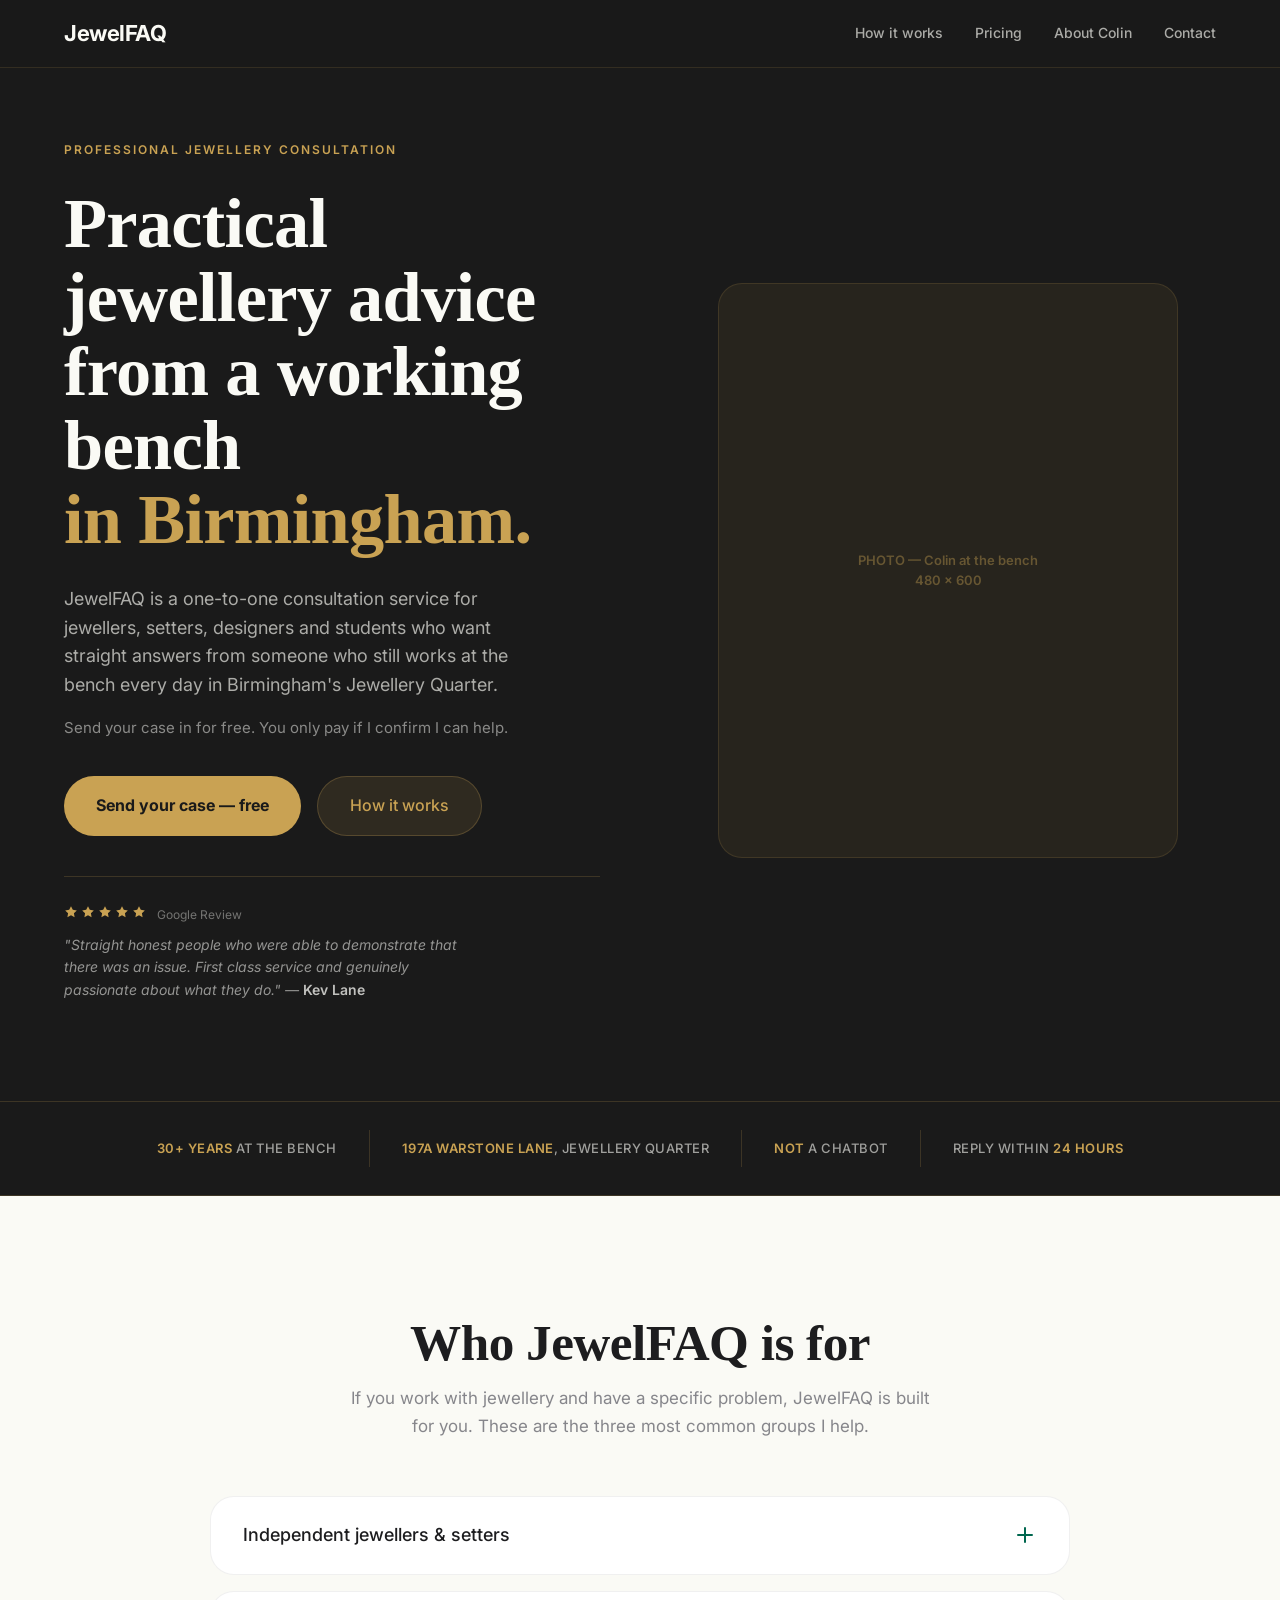
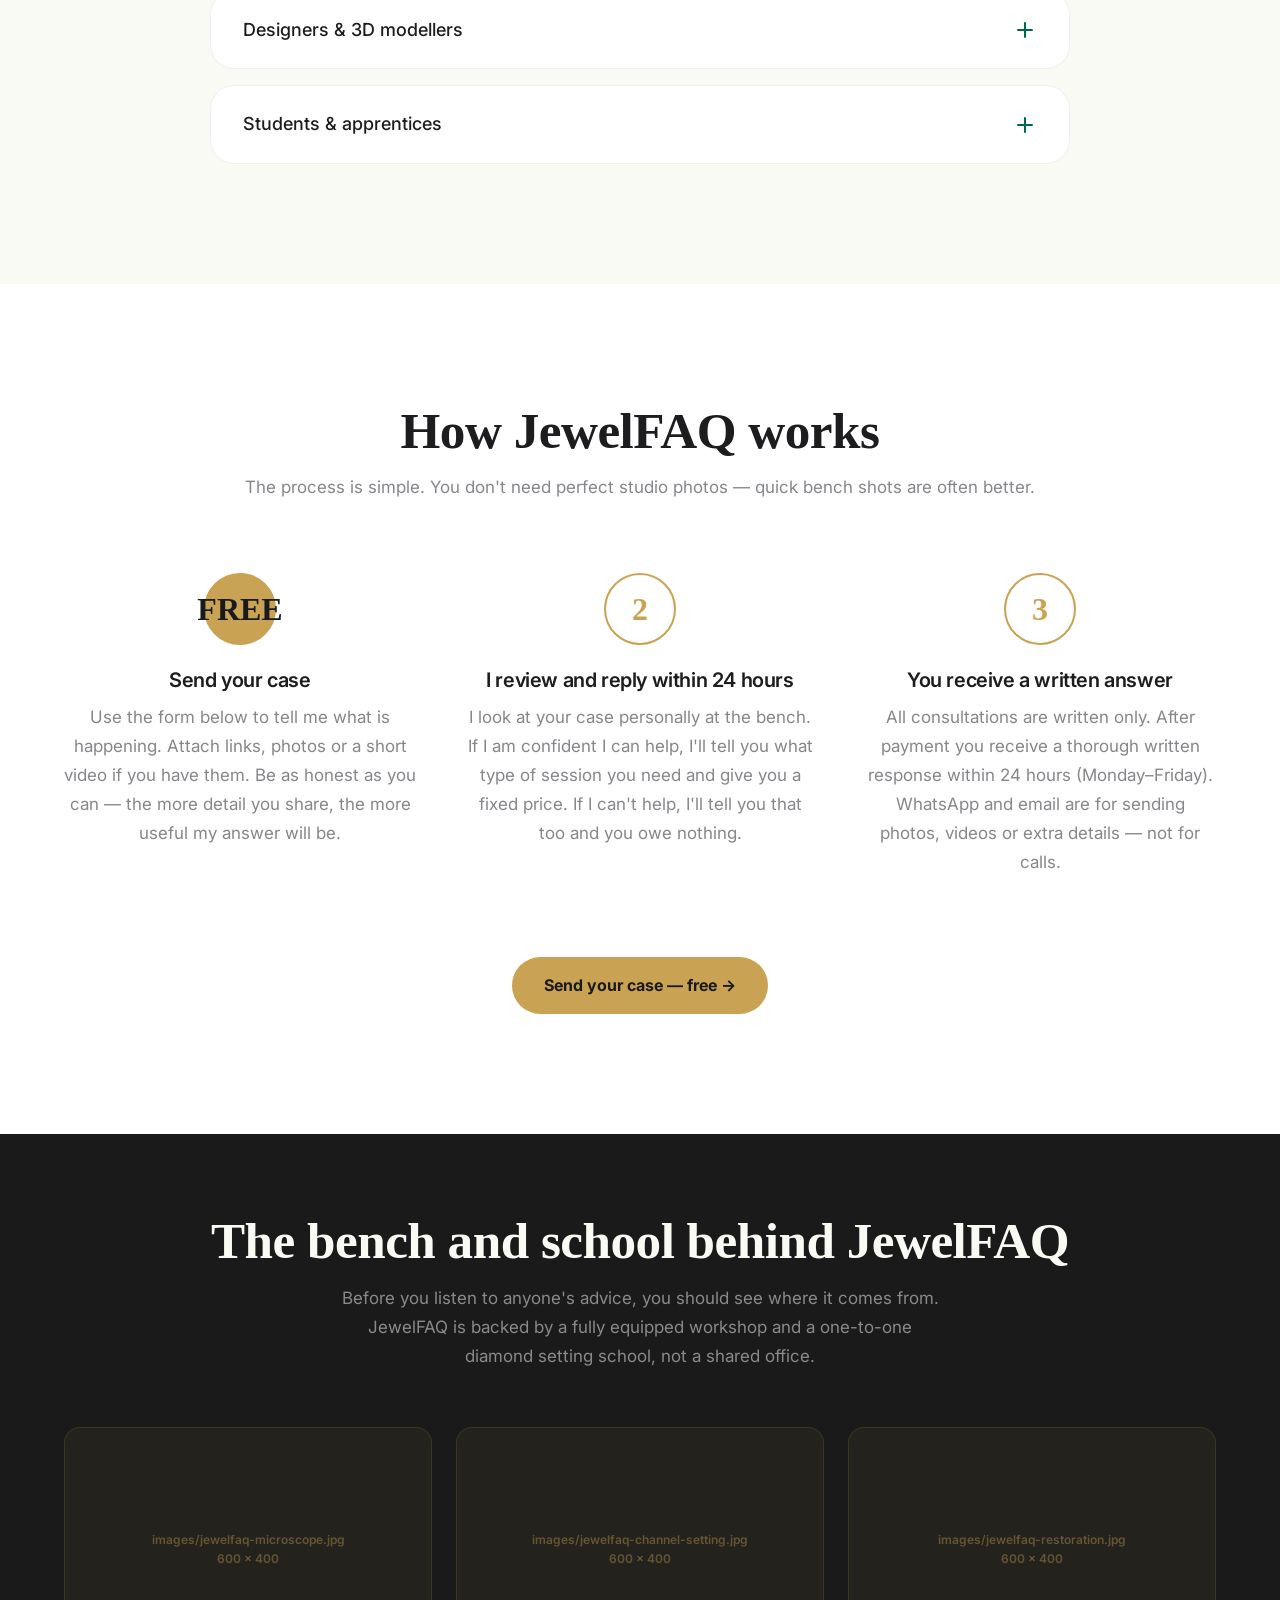
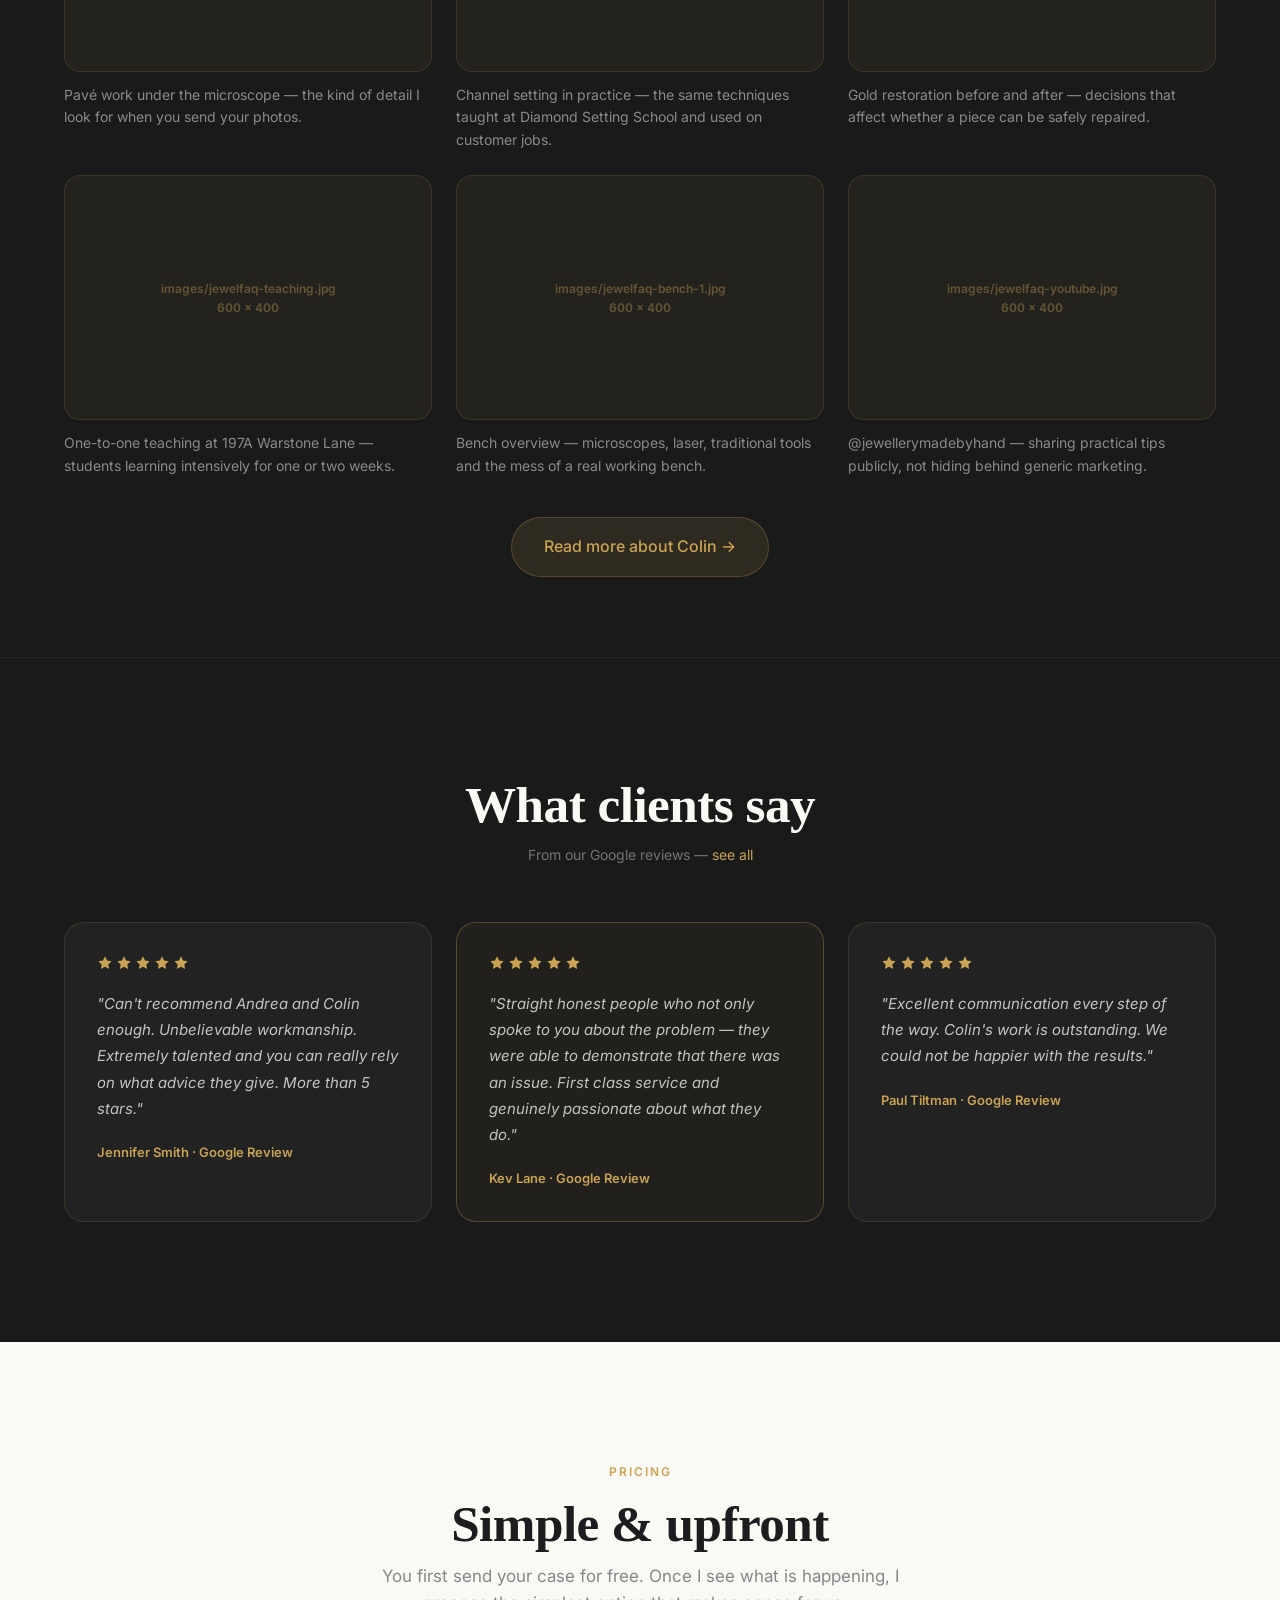
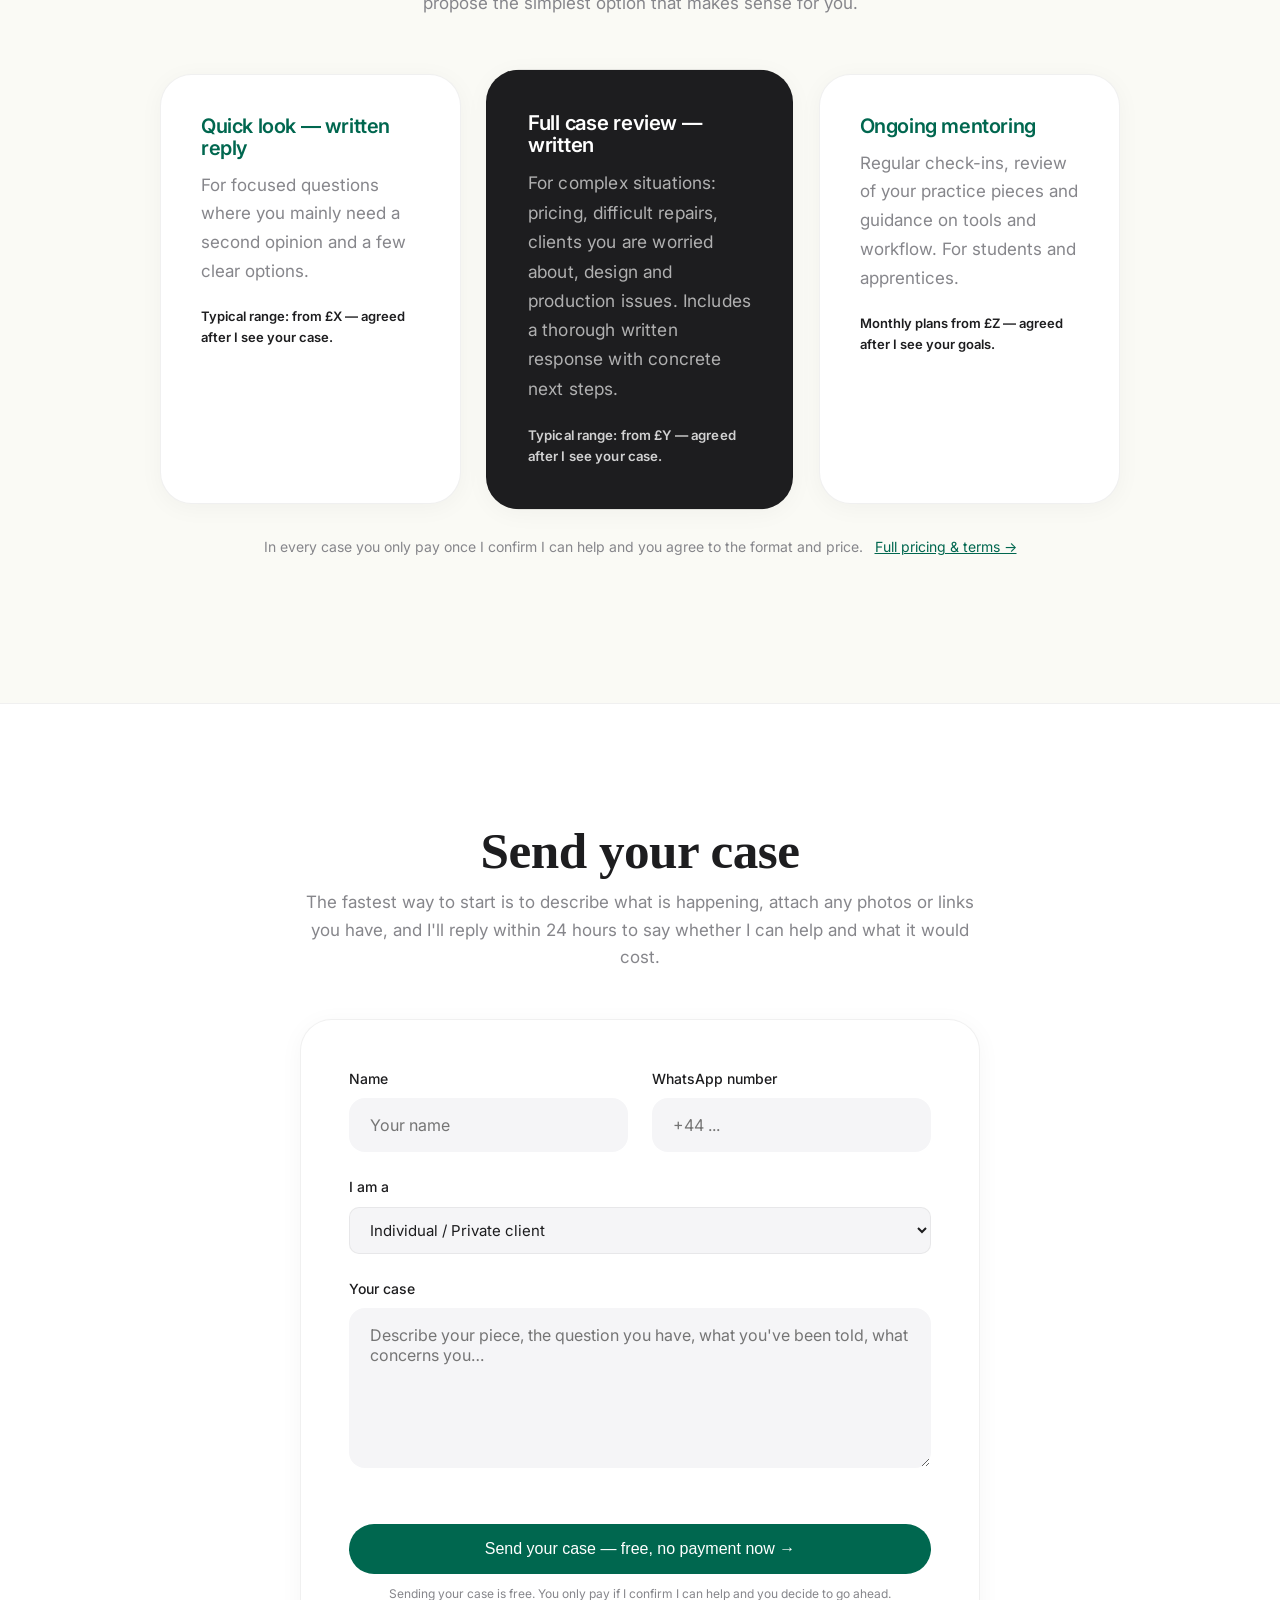
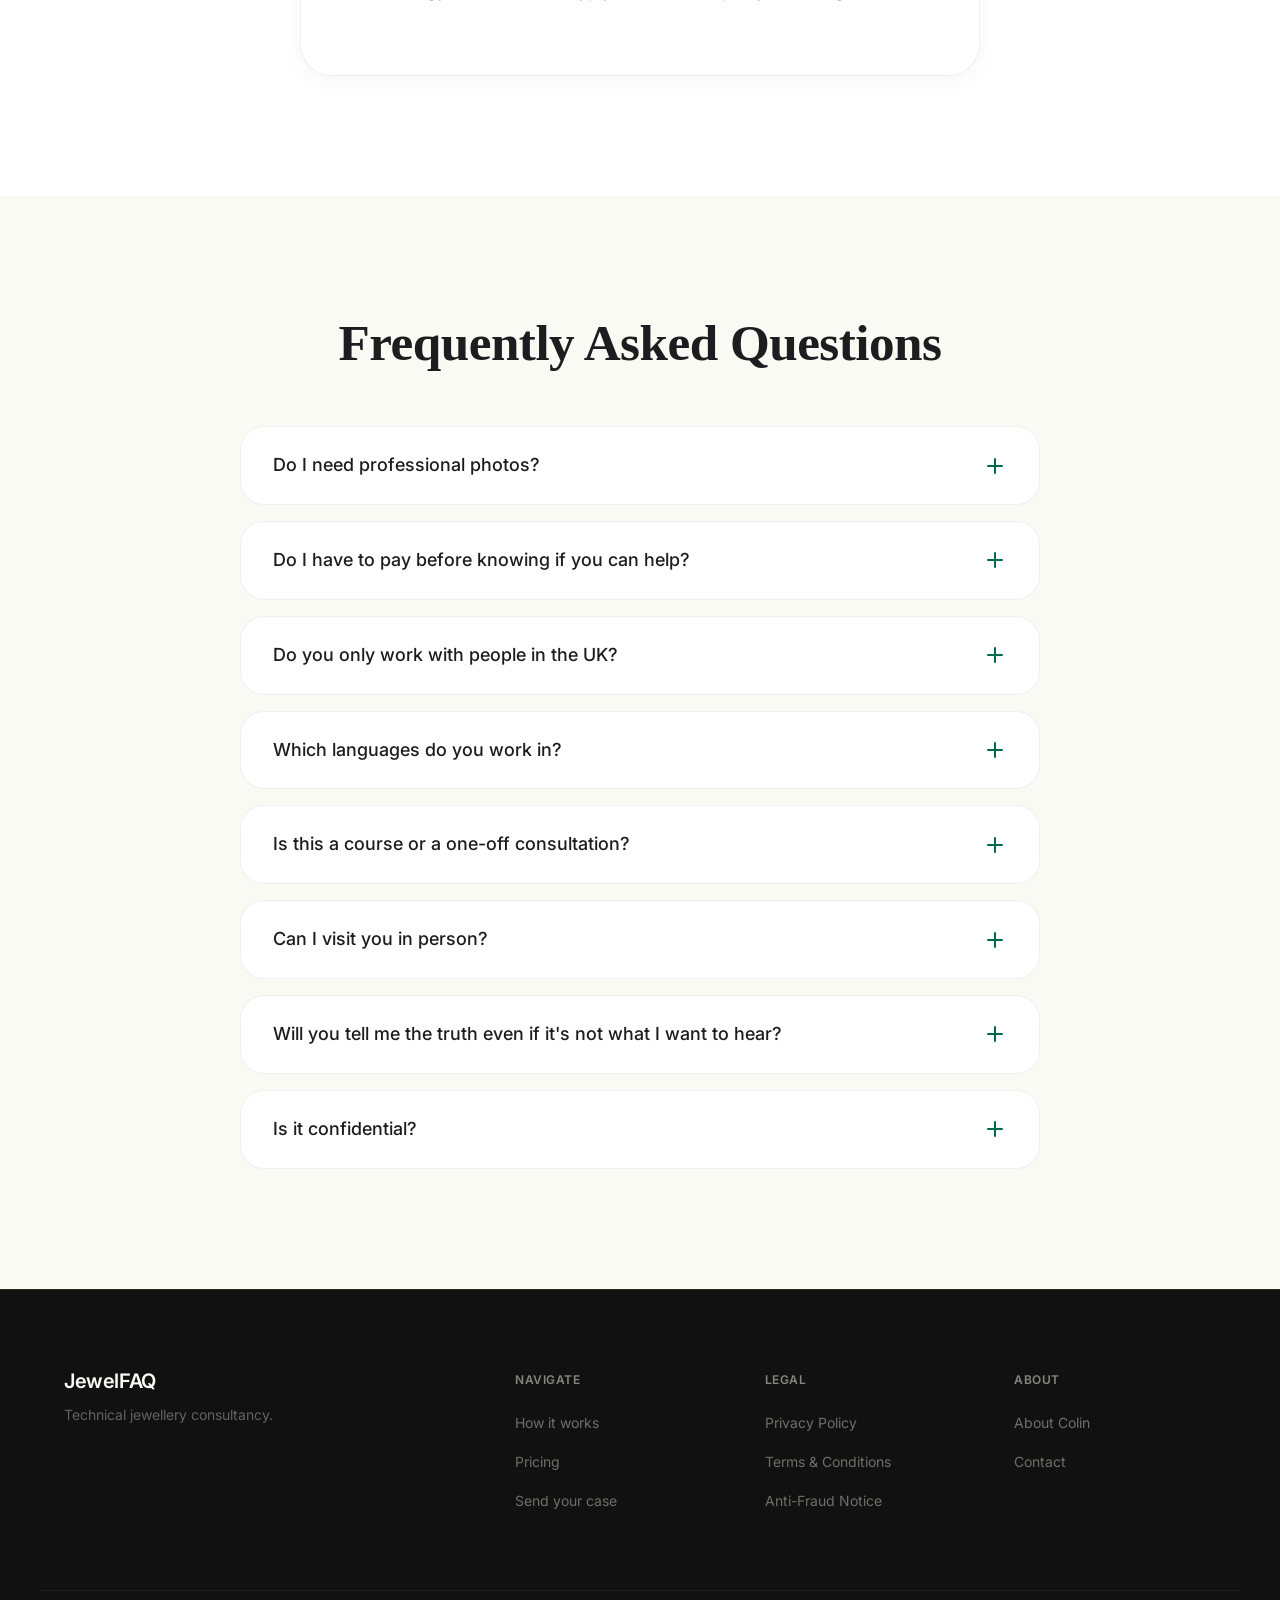
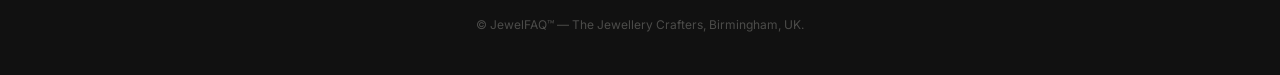
<file: index.html>
<!DOCTYPE html>
<html lang="en">
<head>
  <meta charset="UTF-8">
  <meta name="viewport" content="width=device-width, initial-scale=1.0">
  <title>JewelFAQ &mdash; Expert Jewellery Consultation</title>
  <meta name="description" content="One-to-one jewellery consultation from a working bench jeweller in Birmingham's Jewellery Quarter. Send your case free. You only pay if Colin confirms he can help.">
  <link rel="stylesheet" href="assets/css/style.css">
  <style>
    /* ── Homepage overrides ─────────────────────── */
    .f3-hero { background: var(--bg-dark); padding: 140px 0 100px; min-height: 100vh; display: flex; align-items: center; }
    .f3-hero-grid { display: grid; grid-template-columns: 1fr; gap: 56px; align-items: center; }
    @media (min-width: 900px) {
      .f3-hero-grid { grid-template-columns: 1fr 1fr; gap: 80px; }
    }
    .f3-h1 { font-family: var(--font-display); font-size: clamp(44px, 5.5vw, 80px); font-weight: 600; color: var(--bg-cream); line-height: 1.05; letter-spacing: -0.01em; margin-bottom: 28px; }
    .f3-h2 { font-family: var(--font-display); font-size: clamp(36px, 4vw, 60px); font-weight: 600; line-height: 1.05; letter-spacing: -0.01em; }
    .f3-gold { color: var(--gold); }
    .f3-trust { background: var(--bg-dark); border-top: 1px solid rgba(201,162,83,0.2); border-bottom: 1px solid rgba(201,162,83,0.2); padding: 28px 0; }
    .f3-trust-inner { display: flex; flex-wrap: wrap; gap: 0; justify-content: center; }
    .f3-trust-item { color: rgba(250,250,245,0.6); font-size: 13px; font-weight: 500; letter-spacing: .5px; text-transform: uppercase; padding: 8px 32px; border-right: 1px solid rgba(201,162,83,0.2); }
    .f3-trust-item:last-child { border-right: none; }
    .f3-trust-item strong { color: var(--gold); }
    .f3-cream { background: var(--bg-cream); }
    .f3-dark-section { background: var(--bg-dark); }
    .f3-photo { width: 100%; aspect-ratio: 4/5; background: rgba(201,162,83,0.08); border: 1px solid rgba(201,162,83,0.15); border-radius: 24px; display: flex; align-items: center; justify-content: center; color: rgba(201,162,83,0.4); font-size: 13px; font-weight: 600; text-align: center; padding: 16px; }
    .f3-photo-wide { aspect-ratio: 3/2; }
    .f3-step-num { width: 72px; height: 72px; border-radius: 50%; border: 2px solid var(--gold); color: var(--gold); display: flex; align-items: center; justify-content: center; font-family: var(--font-display); font-size: 32px; font-weight: 600; margin: 0 auto 24px; flex-shrink: 0; }
    .f3-step-free { background: var(--gold); color: var(--bg-dark); border-color: var(--gold); }
    .f3-stars { display: flex; gap: 3px; }
    .f3-review-card { background: rgba(255,255,255,0.04); border: 1px solid rgba(201,162,83,0.15); border-radius: 20px; padding: 32px; }
    .f3-price-big { font-family: var(--font-display); font-size: 96px; font-weight: 700; color: var(--gold); line-height: 1; margin: 16px 0 8px; }
    .f3-btn-gold { background: var(--gold); color: var(--bg-dark); font-weight: 700; border-radius: 100px; }
    .f3-btn-gold:hover { background: #b8912e; transform: scale(1.02); }
    .f3-btn-ghost { background: var(--gold-light); color: var(--gold); border: 1px solid var(--gold-border); border-radius: 100px; }
    .f3-btn-ghost:hover { background: rgba(201,162,83,0.2); }
    label { display: block; font-size: 14px; font-weight: 500; color: var(--text-main); margin-bottom: 8px; }
    input[type="tel"] { width: 100%; padding: 16px 20px; font-size: 16px; font-family: var(--font-system); color: var(--text-main); background-color: #f5f5f7; border: 1px solid transparent; border-radius: var(--radius-md); outline: none; transition: all var(--transition-smooth); }
    input[type="tel"]:focus { background-color: #fff; border-color: var(--accent-digital); box-shadow: 0 0 0 4px var(--accent-light); }
    .wa-btn { display: inline-flex; align-items: center; gap: 10px; background: #25D366; color: #fff; border-radius: 100px; padding: 16px 32px; font-size: 16px; font-weight: 600; text-decoration: none; transition: all .3s; }
    .wa-btn:hover { background: #1da851; transform: scale(1.02); }
    /* Authority gallery */
    .auth-gallery { display: grid; grid-template-columns: 1fr; gap: 24px; }
    @media (min-width: 640px) { .auth-gallery { grid-template-columns: repeat(2, 1fr); } }
    @media (min-width: 960px) { .auth-gallery { grid-template-columns: repeat(3, 1fr); } }
    .auth-item figure { margin: 0; }
    .auth-placeholder { width: 100%; aspect-ratio: 3/2; background: rgba(201,162,83,0.06); border: 1px solid rgba(201,162,83,0.15); border-radius: 16px; display: flex; align-items: center; justify-content: center; color: rgba(201,162,83,0.4); font-size: 12px; font-weight: 600; text-align: center; padding: 16px; margin-bottom: 12px; }
    .auth-item figcaption { font-size: 14px; color: rgba(250,250,245,0.5); line-height: 1.6; }
    @media (max-width: 900px) {
      .f3-trust-item { border-right: none; border-bottom: 1px solid rgba(201,162,83,0.15); width: 50%; text-align: center; }
      .f3-trust-item:nth-child(odd) { border-right: 1px solid rgba(201,162,83,0.15); }
    }
  </style>
</head>
<body>

  <header class="site-header" style="background: rgba(26,26,26,0.92); border-bottom-color: rgba(201,162,83,0.15);">
    <div class="container header-container">
      <a href="index.html" class="logo" style="color: var(--bg-cream);">JewelFAQ</a>
      <nav class="nav-desktop">
        <a href="#how-it-works" style="color: rgba(250,250,245,0.65);">How it works</a>
        <a href="pricing.html" style="color: rgba(250,250,245,0.65);">Pricing</a>
        <a href="about.html" style="color: rgba(250,250,245,0.65);">About Colin</a>
        <a href="contact.html" style="color: rgba(250,250,245,0.65);">Contact</a>
      </nav>
      <button class="burger-btn" id="burger-btn" aria-label="Open menu" style="color: var(--bg-cream);">
        <svg viewBox="0 0 24 24" fill="none" stroke="currentColor" stroke-width="2">
          <path d="M4 6h16M4 12h16M4 18h16" stroke-linecap="round" />
        </svg>
      </button>
    </div>
  </header>

  <div class="mobile-menu" id="mobile-menu">
    <button class="mobile-menu-close" id="mobile-menu-close">&times;</button>
    <a href="#how-it-works">How it works</a>
    <a href="pricing.html">Pricing</a>
    <a href="about.html">About Colin</a>
    <a href="contact.html">Contact</a>
  </div>

  <main>

    <!-- 1. HERO -->
    <section class="f3-hero">
      <div class="container">
        <div class="f3-hero-grid reveal">

          <!-- Left -->
          <div>
            <span style="color: var(--gold); font-size: 12px; font-weight: 600; letter-spacing: 2px; text-transform: uppercase; display: block; margin-bottom: 28px;">Professional Jewellery Consultation</span>
            <h1 class="f3-h1">
              Practical jewellery advice<br>from a working bench<br>
              <span class="f3-gold">in Birmingham.</span>
            </h1>
            <p style="color: rgba(250,250,245,0.65); font-size: 18px; line-height: 1.6; margin-bottom: 16px; max-width: 480px;">
              JewelFAQ is a one-to-one consultation service for jewellers, setters, designers and students who want straight answers from someone who still works at the bench every day in Birmingham's Jewellery Quarter.
            </p>
            <p style="color: rgba(250,250,245,0.5); font-size: 15px; margin-bottom: 36px;">
              Send your case in for free. You only pay if I confirm I can help.
            </p>
            <div style="display: flex; gap: 16px; flex-wrap: wrap; margin-bottom: 40px;">
              <a href="#contact-form" class="btn f3-btn-gold">Send your case &mdash; free</a>
              <a href="#how-it-works" class="btn f3-btn-ghost">How it works</a>
            </div>

            <!-- Mini review -->
            <div style="border-top: 1px solid rgba(201,162,83,0.2); padding-top: 28px;">
              <div class="f3-stars" style="margin-bottom: 10px;">
                <svg width="14" height="14" fill="#C9A253" viewBox="0 0 24 24"><path d="M12 2l3.09 6.26L22 9.27l-5 4.87 1.18 6.88L12 17.77l-6.18 3.25L7 14.14 2 9.27l6.91-1.01L12 2z"/></svg>
                <svg width="14" height="14" fill="#C9A253" viewBox="0 0 24 24"><path d="M12 2l3.09 6.26L22 9.27l-5 4.87 1.18 6.88L12 17.77l-6.18 3.25L7 14.14 2 9.27l6.91-1.01L12 2z"/></svg>
                <svg width="14" height="14" fill="#C9A253" viewBox="0 0 24 24"><path d="M12 2l3.09 6.26L22 9.27l-5 4.87 1.18 6.88L12 17.77l-6.18 3.25L7 14.14 2 9.27l6.91-1.01L12 2z"/></svg>
                <svg width="14" height="14" fill="#C9A253" viewBox="0 0 24 24"><path d="M12 2l3.09 6.26L22 9.27l-5 4.87 1.18 6.88L12 17.77l-6.18 3.25L7 14.14 2 9.27l6.91-1.01L12 2z"/></svg>
                <svg width="14" height="14" fill="#C9A253" viewBox="0 0 24 24"><path d="M12 2l3.09 6.26L22 9.27l-5 4.87 1.18 6.88L12 17.77l-6.18 3.25L7 14.14 2 9.27l6.91-1.01L12 2z"/></svg>
                <span style="color: rgba(250,250,245,0.4); font-size: 12px; margin-left: 8px;">Google Review</span>
              </div>
              <p style="color: rgba(250,250,245,0.55); font-size: 14px; font-style: italic; margin: 0; line-height: 1.6; max-width: 420px;">
                "Straight honest people who were able to demonstrate that there was an issue. First class service and genuinely passionate about what they do." &mdash; <strong style="color: rgba(250,250,245,0.75); font-style: normal;">Kev Lane</strong>
              </p>
            </div>
          </div>

          <!-- Right: Photo -->
          <div>
            <div class="f3-photo" style="aspect-ratio: 4/5; max-width: 460px; margin: 0 auto;">
              PHOTO &mdash; Colin at the bench<br>480 &times; 600
            </div>
          </div>

        </div>
      </div>
    </section>

    <!-- 2. TRUST STRIP -->
    <div class="f3-trust">
      <div class="container">
        <div class="f3-trust-inner">
          <div class="f3-trust-item"><strong>30+ years</strong> at the bench</div>
          <div class="f3-trust-item"><strong>197A Warstone Lane</strong>, Jewellery Quarter</div>
          <div class="f3-trust-item"><strong>Not</strong> a chatbot</div>
          <div class="f3-trust-item">Reply within <strong>24 hours</strong></div>
        </div>
      </div>
    </div>

    <!-- 3. WHO IT'S FOR (accordion) -->
    <section class="f3-cream">
      <div class="container reveal">
        <h2 class="f3-h2 text-center" style="margin-bottom: 16px; color: var(--text-main);">Who JewelFAQ is for</h2>
        <p class="text-center" style="color: var(--text-muted); margin-bottom: 56px; max-width: 600px; margin-left: auto; margin-right: auto;">
          If you work with jewellery and have a specific problem, JewelFAQ is built for you. These are the three most common groups I help.
        </p>
        <div class="faq-grid" style="max-width: 860px; margin: 0 auto;">

          <div class="accordion">
            <div class="accordion-header">Independent jewellers &amp; setters
              <svg class="accordion-icon" viewBox="0 0 24 24" fill="none" stroke="currentColor" stroke-width="2"><path d="M12 5v14M5 12h14" stroke-linecap="round"/></svg>
            </div>
            <div class="accordion-content">
              <p style="margin-top:16px; line-height:1.8;">You're running a small workshop or trade bench and need a second pair of eyes. Maybe you're unsure about how to price a complex job, how to explain a risk to a customer, or whether a repair is even worth attempting. You can send photos from the bench, a short description and I'll help you decide on a safe, realistic way forward &mdash; including what to say to the client.</p>
            </div>
          </div>

          <div class="accordion">
            <div class="accordion-header">Designers &amp; 3D modellers
              <svg class="accordion-icon" viewBox="0 0 24 24" fill="none" stroke="currentColor" stroke-width="2"><path d="M12 5v14M5 12h14" stroke-linecap="round"/></svg>
            </div>
            <div class="accordion-content">
              <p style="margin-top:16px; line-height:1.8;">You design in CAD or by hand and want to be sure your pieces will survive real-world wear and real-world repairs. You can send screenshots, STL previews or photos of prototypes, and I'll flag weak points, stone setting issues and practical changes before you commit to production.</p>
            </div>
          </div>

          <div class="accordion">
            <div class="accordion-header">Students &amp; apprentices
              <svg class="accordion-icon" viewBox="0 0 24 24" fill="none" stroke="currentColor" stroke-width="2"><path d="M12 5v14M5 12h14" stroke-linecap="round"/></svg>
            </div>
            <div class="accordion-content">
              <p style="margin-top:16px; line-height:1.8;">You're learning stone setting or jewellery and need targeted, honest feedback. Maybe you've hit a wall with a specific technique or you're not sure which tools to invest in next. You send photos or videos of your work, I tell you what is going wrong, what is going right and what to focus on for your next 10 hours at the bench.</p>
            </div>
          </div>

        </div>
      </div>
    </section>

    <!-- 4. HOW IT WORKS -->
    <section id="how-it-works" style="background: #fff;">
      <div class="container reveal">
        <h2 class="f3-h2 text-center" style="margin-bottom: 16px; color: var(--text-main);">How JewelFAQ works</h2>
        <p class="text-center" style="color: var(--text-muted); margin-bottom: 72px;">The process is simple. You don't need perfect studio photos &mdash; quick bench shots are often better.</p>

        <div class="bento-grid col-3" style="gap: 48px;">
          <div style="text-align: center;">
            <div class="f3-step-num f3-step-free">FREE</div>
            <h3 style="font-size: 20px; margin-bottom: 12px; color: var(--text-main);">Send your case</h3>
            <p style="color: var(--text-muted); line-height: 1.7;">Use the form below to tell me what is happening. Attach links, photos or a short video if you have them. Be as honest as you can &mdash; the more detail you share, the more useful my answer will be.</p>
          </div>
          <div style="text-align: center;">
            <div class="f3-step-num">2</div>
            <h3 style="font-size: 20px; margin-bottom: 12px; color: var(--text-main);">I review and reply within 24 hours</h3>
            <p style="color: var(--text-muted); line-height: 1.7;">I look at your case personally at the bench. If I am confident I can help, I'll tell you what type of session you need and give you a fixed price. If I can't help, I'll tell you that too and you owe nothing.</p>
          </div>
          <div style="text-align: center;">
            <div class="f3-step-num">3</div>
            <h3 style="font-size: 20px; margin-bottom: 12px; color: var(--text-main);">You receive a written answer</h3>
            <p style="color: var(--text-muted); line-height: 1.7;">All consultations are written only. After payment you receive a thorough written response within 24 hours (Monday&ndash;Friday). WhatsApp and email are for sending photos, videos or extra details &mdash; not for calls.</p>
          </div>
        </div>

        <div style="text-align: center; margin-top: 56px;">
          <a href="#contact-form" class="btn f3-btn-gold">Send your case &mdash; free &rarr;</a>
        </div>
      </div>
    </section>

    <!-- 5. AUTHORITY GALLERY -->
    <section class="f3-dark-section" style="padding: 80px 0;">
      <div class="container reveal">
        <h2 class="f3-h2 text-center" style="color: var(--bg-cream); margin-bottom: 16px;">The bench and school behind JewelFAQ</h2>
        <p class="text-center" style="color: rgba(250,250,245,0.5); max-width: 600px; margin: 0 auto 56px; line-height: 1.7;">
          Before you listen to anyone's advice, you should see where it comes from. JewelFAQ is backed by a fully equipped workshop and a one-to-one diamond setting school, not a shared office.
        </p>

        <div class="auth-gallery">

          <div class="auth-item">
            <figure>
              <div class="auth-placeholder">images/jewelfaq-microscope.jpg<br>600 &times; 400</div>
              <figcaption>Pav&eacute; work under the microscope &mdash; the kind of detail I look for when you send your photos.</figcaption>
            </figure>
          </div>

          <div class="auth-item">
            <figure>
              <div class="auth-placeholder">images/jewelfaq-channel-setting.jpg<br>600 &times; 400</div>
              <figcaption>Channel setting in practice &mdash; the same techniques taught at Diamond Setting School and used on customer jobs.</figcaption>
            </figure>
          </div>

          <div class="auth-item">
            <figure>
              <div class="auth-placeholder">images/jewelfaq-restoration.jpg<br>600 &times; 400</div>
              <figcaption>Gold restoration before and after &mdash; decisions that affect whether a piece can be safely repaired.</figcaption>
            </figure>
          </div>

          <div class="auth-item">
            <figure>
              <div class="auth-placeholder">images/jewelfaq-teaching.jpg<br>600 &times; 400</div>
              <figcaption>One-to-one teaching at 197A Warstone Lane &mdash; students learning intensively for one or two weeks.</figcaption>
            </figure>
          </div>

          <div class="auth-item">
            <figure>
              <div class="auth-placeholder">images/jewelfaq-bench-1.jpg<br>600 &times; 400</div>
              <figcaption>Bench overview &mdash; microscopes, laser, traditional tools and the mess of a real working bench.</figcaption>
            </figure>
          </div>

          <div class="auth-item">
            <figure>
              <div class="auth-placeholder">images/jewelfaq-youtube.jpg<br>600 &times; 400</div>
              <figcaption>@jewellerymadebyhand &mdash; sharing practical tips publicly, not hiding behind generic marketing.</figcaption>
            </figure>
          </div>

        </div>

        <div style="text-align: center; margin-top: 40px;">
          <a href="about.html" class="btn f3-btn-ghost">Read more about Colin &rarr;</a>
        </div>
      </div>
    </section>

    <!-- 6. TESTIMONIALS -->
    <section class="f3-dark-section" style="border-top: 1px solid rgba(201,162,83,0.1);">
      <div class="container reveal">
        <h2 class="f3-h2 text-center" style="color: var(--bg-cream); margin-bottom: 12px;">What clients say</h2>
        <p class="text-center" style="color: rgba(250,250,245,0.4); font-size: 14px; margin-bottom: 56px;">From our Google reviews &mdash; <a href="https://maps.app.goo.gl/s3uboYck88MHszB18" target="_blank" style="color: var(--gold); text-decoration: none; font-size: 14px;">see all</a></p>

        <div class="bento-grid col-3" style="gap: 24px;">

          <div class="f3-review-card">
            <div class="f3-stars" style="margin-bottom: 20px;">
              <svg width="16" height="16" fill="#C9A253" viewBox="0 0 24 24"><path d="M12 2l3.09 6.26L22 9.27l-5 4.87 1.18 6.88L12 17.77l-6.18 3.25L7 14.14 2 9.27l6.91-1.01L12 2z"/></svg>
              <svg width="16" height="16" fill="#C9A253" viewBox="0 0 24 24"><path d="M12 2l3.09 6.26L22 9.27l-5 4.87 1.18 6.88L12 17.77l-6.18 3.25L7 14.14 2 9.27l6.91-1.01L12 2z"/></svg>
              <svg width="16" height="16" fill="#C9A253" viewBox="0 0 24 24"><path d="M12 2l3.09 6.26L22 9.27l-5 4.87 1.18 6.88L12 17.77l-6.18 3.25L7 14.14 2 9.27l6.91-1.01L12 2z"/></svg>
              <svg width="16" height="16" fill="#C9A253" viewBox="0 0 24 24"><path d="M12 2l3.09 6.26L22 9.27l-5 4.87 1.18 6.88L12 17.77l-6.18 3.25L7 14.14 2 9.27l6.91-1.01L12 2z"/></svg>
              <svg width="16" height="16" fill="#C9A253" viewBox="0 0 24 24"><path d="M12 2l3.09 6.26L22 9.27l-5 4.87 1.18 6.88L12 17.77l-6.18 3.25L7 14.14 2 9.27l6.91-1.01L12 2z"/></svg>
            </div>
            <p style="color: rgba(250,250,245,0.75); line-height: 1.75; font-style: italic; font-size: 15px; margin-bottom: 20px;">"Can't recommend Andrea and Colin enough. Unbelievable workmanship. Extremely talented and you can really rely on what advice they give. More than 5 stars."</p>
            <p style="font-weight: 600; font-size: 13px; color: var(--gold); margin: 0;">Jennifer Smith &middot; Google Review</p>
          </div>

          <div class="f3-review-card" style="border-color: rgba(201,162,83,0.3); background: rgba(201,162,83,0.05);">
            <div class="f3-stars" style="margin-bottom: 20px;">
              <svg width="16" height="16" fill="#C9A253" viewBox="0 0 24 24"><path d="M12 2l3.09 6.26L22 9.27l-5 4.87 1.18 6.88L12 17.77l-6.18 3.25L7 14.14 2 9.27l6.91-1.01L12 2z"/></svg>
              <svg width="16" height="16" fill="#C9A253" viewBox="0 0 24 24"><path d="M12 2l3.09 6.26L22 9.27l-5 4.87 1.18 6.88L12 17.77l-6.18 3.25L7 14.14 2 9.27l6.91-1.01L12 2z"/></svg>
              <svg width="16" height="16" fill="#C9A253" viewBox="0 0 24 24"><path d="M12 2l3.09 6.26L22 9.27l-5 4.87 1.18 6.88L12 17.77l-6.18 3.25L7 14.14 2 9.27l6.91-1.01L12 2z"/></svg>
              <svg width="16" height="16" fill="#C9A253" viewBox="0 0 24 24"><path d="M12 2l3.09 6.26L22 9.27l-5 4.87 1.18 6.88L12 17.77l-6.18 3.25L7 14.14 2 9.27l6.91-1.01L12 2z"/></svg>
              <svg width="16" height="16" fill="#C9A253" viewBox="0 0 24 24"><path d="M12 2l3.09 6.26L22 9.27l-5 4.87 1.18 6.88L12 17.77l-6.18 3.25L7 14.14 2 9.27l6.91-1.01L12 2z"/></svg>
            </div>
            <p style="color: rgba(250,250,245,0.75); line-height: 1.75; font-style: italic; font-size: 15px; margin-bottom: 20px;">"Straight honest people who not only spoke to you about the problem &mdash; they were able to demonstrate that there was an issue. First class service and genuinely passionate about what they do."</p>
            <p style="font-weight: 600; font-size: 13px; color: var(--gold); margin: 0;">Kev Lane &middot; Google Review</p>
          </div>

          <div class="f3-review-card">
            <div class="f3-stars" style="margin-bottom: 20px;">
              <svg width="16" height="16" fill="#C9A253" viewBox="0 0 24 24"><path d="M12 2l3.09 6.26L22 9.27l-5 4.87 1.18 6.88L12 17.77l-6.18 3.25L7 14.14 2 9.27l6.91-1.01L12 2z"/></svg>
              <svg width="16" height="16" fill="#C9A253" viewBox="0 0 24 24"><path d="M12 2l3.09 6.26L22 9.27l-5 4.87 1.18 6.88L12 17.77l-6.18 3.25L7 14.14 2 9.27l6.91-1.01L12 2z"/></svg>
              <svg width="16" height="16" fill="#C9A253" viewBox="0 0 24 24"><path d="M12 2l3.09 6.26L22 9.27l-5 4.87 1.18 6.88L12 17.77l-6.18 3.25L7 14.14 2 9.27l6.91-1.01L12 2z"/></svg>
              <svg width="16" height="16" fill="#C9A253" viewBox="0 0 24 24"><path d="M12 2l3.09 6.26L22 9.27l-5 4.87 1.18 6.88L12 17.77l-6.18 3.25L7 14.14 2 9.27l6.91-1.01L12 2z"/></svg>
              <svg width="16" height="16" fill="#C9A253" viewBox="0 0 24 24"><path d="M12 2l3.09 6.26L22 9.27l-5 4.87 1.18 6.88L12 17.77l-6.18 3.25L7 14.14 2 9.27l6.91-1.01L12 2z"/></svg>
            </div>
            <p style="color: rgba(250,250,245,0.75); line-height: 1.75; font-style: italic; font-size: 15px; margin-bottom: 20px;">"Excellent communication every step of the way. Colin's work is outstanding. We could not be happier with the results."</p>
            <p style="font-weight: 600; font-size: 13px; color: var(--gold); margin: 0;">Paul Tiltman &middot; Google Review</p>
          </div>

        </div>
      </div>
    </section>

    <!-- 7. PRICING SUMMARY -->
    <section class="f3-cream">
      <div class="container reveal">
        <span style="color: var(--gold); font-size: 12px; font-weight: 600; letter-spacing: 2px; text-transform: uppercase; display: block; text-align: center; margin-bottom: 16px;">Pricing</span>
        <h2 class="f3-h2 text-center" style="color: var(--text-main); margin-bottom: 12px;">Simple &amp; upfront</h2>
        <p class="text-center" style="color: var(--text-muted); margin-bottom: 56px; max-width: 540px; margin-left: auto; margin-right: auto;">
          You first send your case for free. Once I see what is happening, I propose the simplest option that makes sense for you.
        </p>

        <div class="bento-grid col-3" style="gap: 28px; max-width: 960px; margin: 0 auto;">

          <div class="bento-card" style="background: #fff;">
            <h3 style="font-size: 20px; color: var(--accent-digital); margin-bottom: 12px;">Quick look &mdash; written reply</h3>
            <p style="color: var(--text-muted); line-height: 1.7; margin-bottom: 20px;">For focused questions where you mainly need a second opinion and a few clear options.</p>
            <p style="font-size: 13px; color: var(--text-main); font-weight: 600; margin: 0;">Typical range: from &pound;X &mdash; agreed after I see your case.</p>
          </div>

          <div class="bento-card dark" style="transform: scale(1.02); z-index: 10;">
            <h3 style="font-size: 20px; color: #fff; margin-bottom: 12px;">Full case review &mdash; written</h3>
            <p style="color: rgba(255,255,255,0.65); line-height: 1.7; margin-bottom: 20px;">For complex situations: pricing, difficult repairs, clients you are worried about, design and production issues. Includes a thorough written response with concrete next steps.</p>
            <p style="font-size: 13px; color: rgba(255,255,255,0.8); font-weight: 600; margin: 0;">Typical range: from &pound;Y &mdash; agreed after I see your case.</p>
          </div>

          <div class="bento-card" style="background: #fff;">
            <h3 style="font-size: 20px; color: var(--accent-digital); margin-bottom: 12px;">Ongoing mentoring</h3>
            <p style="color: var(--text-muted); line-height: 1.7; margin-bottom: 20px;">Regular check-ins, review of your practice pieces and guidance on tools and workflow. For students and apprentices.</p>
            <p style="font-size: 13px; color: var(--text-main); font-weight: 600; margin: 0;">Monthly plans from &pound;Z &mdash; agreed after I see your goals.</p>
          </div>

        </div>

        <p class="text-center" style="margin-top: 32px; font-size: 14px; color: var(--text-muted);">
          In every case you only pay once I confirm I can help and you agree to the format and price.
          <a href="pricing.html" style="color: var(--accent-digital); margin-left: 8px;">Full pricing &amp; terms &rarr;</a>
        </p>
      </div>
    </section>

    <!-- 8. FORM -->
    <section id="contact-form" style="background: #fff; border-top: 1px solid var(--border-subtle);">
      <div class="container reveal">
        <div style="max-width: 680px; margin: 0 auto;">
          <h2 class="f3-h2 text-center" style="color: var(--text-main); margin-bottom: 12px;">Send your case</h2>
          <p class="text-center" style="color: var(--text-muted); margin-bottom: 48px;">
            The fastest way to start is to describe what is happening, attach any photos or links you have, and I'll reply within 24 hours to say whether I can help and what it would cost.
          </p>

          <div class="form-bento">
            <form action="submit.php" method="POST">
              <input type="hidden" name="form_type" value="general">

              <div class="bento-grid" style="gap: 24px; margin-bottom: 24px;">
                <div>
                  <label for="h-name">Name</label>
                  <input type="text" id="h-name" name="name" required placeholder="Your name">
                </div>
                <div>
                  <label for="h-phone">WhatsApp number</label>
                  <input type="tel" id="h-phone" name="phone" required placeholder="+44 ...">
                </div>
              </div>

              <div class="form-group" style="margin-bottom: 24px;">
                <label for="h-type">I am a</label>
                <select id="h-type" name="form_type" style="width:100%; padding:12px 16px; border:1.5px solid var(--border-subtle); border-radius:10px; font-size:15px; background:var(--bg-body); color:var(--text-main); font-family:inherit;">
                  <option value="individual">Individual / Private client</option>
                  <option value="jeweller">Jeweller or 3D designer</option>
                  <option value="student">Student or aspiring jeweller</option>
                </select>
              </div>

              <div class="form-group">
                <label for="h-mensaje">Your case</label>
                <textarea id="h-mensaje" name="mensaje" required placeholder="Describe your piece, the question you have, what you've been told, what concerns you&hellip;"></textarea>
              </div>

              <button type="submit" class="btn btn-primary" style="width:100%; margin-top:24px;">
                Send your case &mdash; free, no payment now &rarr;
              </button>
              <p style="text-align:center; font-size:12px; color:var(--text-muted); margin-top:10px;">
                Sending your case is free. You only pay if I confirm I can help and you decide to go ahead.
              </p>
            </form>
          </div>
        </div>
      </div>
    </section>

    <!-- 9. FAQ -->
    <section class="f3-cream">
      <div class="container reveal">
        <h2 class="f3-h2 text-center" style="color: var(--text-main); margin-bottom: 56px;">Frequently Asked Questions</h2>
        <div class="faq-grid">

          <div class="accordion">
            <div class="accordion-header">Do I need professional photos?
              <svg class="accordion-icon" viewBox="0 0 24 24" fill="none" stroke="currentColor" stroke-width="2"><path d="M12 5v14M5 12h14" stroke-linecap="round"/></svg>
            </div>
            <div class="accordion-content">
              <p style="margin-top:16px;">No. Phone photos from the bench are usually better, because they show the real situation. If something is unclear I'll tell you what extra images I need.</p>
            </div>
          </div>

          <div class="accordion">
            <div class="accordion-header">Do I have to pay before knowing if you can help?
              <svg class="accordion-icon" viewBox="0 0 24 24" fill="none" stroke="currentColor" stroke-width="2"><path d="M12 5v14M5 12h14" stroke-linecap="round"/></svg>
            </div>
            <div class="accordion-content">
              <p style="margin-top:16px;">No. You send your case for free. I review it, confirm I can help, and only then send you a payment link. You will never be charged for a case I can't address.</p>
            </div>
          </div>

          <div class="accordion">
            <div class="accordion-header">Do you only work with people in the UK?
              <svg class="accordion-icon" viewBox="0 0 24 24" fill="none" stroke="currentColor" stroke-width="2"><path d="M12 5v14M5 12h14" stroke-linecap="round"/></svg>
            </div>
            <div class="accordion-content">
              <p style="margin-top:16px;">No. Most advice can be given remotely as long as you can send clear photos, videos and measurements. Time zones are easy to work around.</p>
            </div>
          </div>

          <div class="accordion">
            <div class="accordion-header">Which languages do you work in?
              <svg class="accordion-icon" viewBox="0 0 24 24" fill="none" stroke="currentColor" stroke-width="2"><path d="M12 5v14M5 12h14" stroke-linecap="round"/></svg>
            </div>
            <div class="accordion-content">
              <p style="margin-top:16px;">I work in English and Spanish. If you are more comfortable writing in another language, you can still send your case and we'll see what is possible.</p>
            </div>
          </div>

          <div class="accordion">
            <div class="accordion-header">Is this a course or a one-off consultation?
              <svg class="accordion-icon" viewBox="0 0 24 24" fill="none" stroke="currentColor" stroke-width="2"><path d="M12 5v14M5 12h14" stroke-linecap="round"/></svg>
            </div>
            <div class="accordion-content">
              <p style="margin-top:16px;">JewelFAQ is not a generic course. It is one-to-one advice applied to your specific case. If you want a full one- or two-week diamond setting course, that happens through <a href="https://diamondsettingschool.com/" target="_blank" style="color: var(--accent-digital);">Diamond Setting School</a> instead.</p>
            </div>
          </div>

          <div class="accordion">
            <div class="accordion-header">Can I visit you in person?
              <svg class="accordion-icon" viewBox="0 0 24 24" fill="none" stroke="currentColor" stroke-width="2"><path d="M12 5v14M5 12h14" stroke-linecap="round"/></svg>
            </div>
            <div class="accordion-content">
              <p style="margin-top:16px;">For most people, online is faster and cheaper. If you are nearby or already coming to Birmingham, we can discuss an in-person consultation at 197A Warstone Lane.</p>
            </div>
          </div>

          <div class="accordion">
            <div class="accordion-header">Will you tell me the truth even if it's not what I want to hear?
              <svg class="accordion-icon" viewBox="0 0 24 24" fill="none" stroke="currentColor" stroke-width="2"><path d="M12 5v14M5 12h14" stroke-linecap="round"/></svg>
            </div>
            <div class="accordion-content">
              <p style="margin-top:16px;">Yes. My value is in honest technical judgement, not in telling you what you want to hear. If something seems off to me, I'll say so.</p>
            </div>
          </div>

          <div class="accordion">
            <div class="accordion-header">Is it confidential?
              <svg class="accordion-icon" viewBox="0 0 24 24" fill="none" stroke="currentColor" stroke-width="2"><path d="M12 5v14M5 12h14" stroke-linecap="round"/></svg>
            </div>
            <div class="accordion-content">
              <p style="margin-top:16px;">Completely. Your information, files and photos are used only to advise you. They are not published or retained long-term.</p>
            </div>
          </div>

        </div>
      </div>
    </section>

  </main>

  <footer class="site-footer" style="background: #111; border-top-color: rgba(201,162,83,0.15);">
    <div class="container footer-grid">
      <div class="footer-brand">
        <h4 style="color: var(--bg-cream);">JewelFAQ</h4>
        <p style="color: rgba(250,250,245,0.35); font-size: 14px;">Technical jewellery consultancy.</p>
      </div>
      <div class="footer-col">
        <h5 style="color: rgba(250,250,245,0.5);">Navigate</h5>
        <ul>
          <li><a href="#how-it-works" style="color: rgba(250,250,245,0.4);">How it works</a></li>
          <li><a href="pricing.html" style="color: rgba(250,250,245,0.4);">Pricing</a></li>
          <li><a href="#contact-form" style="color: rgba(250,250,245,0.4);">Send your case</a></li>
        </ul>
      </div>
      <div class="footer-col">
        <h5 style="color: rgba(250,250,245,0.5);">Legal</h5>
        <ul>
          <li><a href="#" onclick="document.getElementById('modal-privacy').style.display='flex';return false;" style="color: rgba(250,250,245,0.4);">Privacy Policy</a></li>
          <li><a href="#" onclick="document.getElementById('modal-terms').style.display='flex';return false;" style="color: rgba(250,250,245,0.4);">Terms &amp; Conditions</a></li>
          <li><a href="#" onclick="document.getElementById('modal-antifraud').style.display='flex';return false;" style="color: rgba(250,250,245,0.4);">Anti-Fraud Notice</a></li>
        </ul>
      </div>
      <div class="footer-col">
        <h5 style="color: rgba(250,250,245,0.5);">About</h5>
        <ul>
          <li><a href="about.html" style="color: rgba(250,250,245,0.4);">About Colin</a></li>
          <li><a href="contact.html" style="color: rgba(250,250,245,0.4);">Contact</a></li>
        </ul>
      </div>
    </div>
    <div class="container footer-bottom" style="border-top-color: rgba(201,162,83,0.1); color: rgba(250,250,245,0.25);">
      &copy; JewelFAQ&#8482; &mdash; The Jewellery Crafters, Birmingham, UK.
    </div>
  </footer>

  <!-- Privacy Policy Modal -->
<div id="modal-privacy" style="display:none; position:fixed; inset:0; background:rgba(0,0,0,.75); z-index:9000; align-items:flex-start; justify-content:center; padding:40px 24px; overflow-y:auto;" onclick="if(event.target===this)this.style.display='none'">
    <div style="background:#fff; border-radius:16px; max-width:680px; width:100%; padding:40px; position:relative; margin:auto;">
        <button onclick="document.getElementById('modal-privacy').style.display='none'" style="position:absolute;top:16px;right:20px;font-size:28px;background:none;border:none;cursor:pointer;color:#6b7280;line-height:1;">&times;</button>
        <h2 style="margin-bottom:8px;">Privacy Policy</h2>
        <p style="color:#6b7280;font-size:13px;margin-bottom:28px;">Last updated: March 2026 &mdash; JewelFAQ / The Jewellery Crafters, Birmingham, UK</p>
        <div style="line-height:1.9;color:#1D1D1F;font-size:14px;">
            <p><strong>1. Who We Are</strong><br>JewelFAQ is a trading name of The Jewellery Crafters, based in The Jewellery Quarter, Birmingham, UK. We are the data controller for all personal information collected through this website. [Company registration number: pending].</p>
            <p style="margin-top:16px;"><strong>2. What Personal Data We Collect</strong><br>&bull; Full name<br>&bull; WhatsApp / phone number<br>&bull; Email address (where provided)<br>&bull; Description of your jewellery case or enquiry<br>&bull; Payment reference issued by Stripe (we never see or store your card details)</p>
            <p style="margin-top:16px;"><strong>3. Legal Basis for Processing (UK GDPR, Art. 6)</strong><br>&bull; <em>Performance of a contract</em> &mdash; to deliver the consultation service you have requested.<br>&bull; <em>Legitimate interests</em> &mdash; to manage our operations, prevent fraud and maintain financial records.</p>
            <p style="margin-top:16px;"><strong>4. How We Use Your Data</strong><br>&bull; To assess, manage and respond to your consultation request.<br>&bull; To send you a payment link and your written response via WhatsApp.<br>&bull; To issue refunds where applicable.<br>&bull; To meet our legal obligations under UK tax and business law.</p>
            <p style="margin-top:16px;"><strong>5. Retention</strong><br>Your personal data is retained for 12 months from the date of your consultation, after which it is permanently deleted. Financial records required by HMRC are retained for up to 6 years in accordance with the Taxes Management Act 1970.</p>
            <p style="margin-top:16px;"><strong>6. Third Parties</strong><br>&bull; <em>Stripe, Inc.</em> &mdash; processes card payments. Stripe is PCI DSS Level 1 certified. We receive only a payment confirmation reference, never your card details. See <a href="https://stripe.com/gb/privacy" target="_blank" style="color:#00674F;">stripe.com/gb/privacy</a>.<br>&bull; We do not sell, rent or share your personal data with any other third parties.</p>
            <p style="margin-top:16px;"><strong>7. Your Rights under UK GDPR</strong><br>You have the right to: access the personal data we hold about you &bull; correct inaccurate data &bull; request erasure (&ldquo;right to be forgotten&rdquo;) &bull; restrict or object to processing &bull; data portability.<br>To exercise any of these rights, contact us via WhatsApp at <strong>+44 74 1507 2425</strong>. We will respond within 30 days.</p>
            <p style="margin-top:16px;"><strong>8. Cookies</strong><br>This website does not use tracking, advertising or analytical cookies.</p>
            <p style="margin-top:16px;"><strong>9. Complaints</strong><br>If you believe we have not handled your data lawfully, you have the right to lodge a complaint with the <strong>Information Commissioner&apos;s Office (ICO)</strong>: <a href="https://ico.org.uk" target="_blank" style="color:#00674F;">ico.org.uk</a> &mdash; 0303 123 1113.</p>
        </div>
    </div>
</div>

  <!-- Terms & Conditions Modal -->
  <div id="modal-terms" style="display:none; position:fixed; inset:0; background:rgba(0,0,0,.75); z-index:9000; align-items:flex-start; justify-content:center; padding:40px 24px; overflow-y:auto;" onclick="if(event.target===this)this.style.display='none'">
      <div style="background:#fff; border-radius:16px; max-width:680px; width:100%; padding:40px; position:relative; margin:auto;">
          <button onclick="document.getElementById('modal-terms').style.display='none'" style="position:absolute;top:16px;right:20px;font-size:28px;background:none;border:none;cursor:pointer;color:#6b7280;line-height:1;">&times;</button>
          <h2 style="margin-bottom:8px;">Terms &amp; Conditions</h2>
          <p style="color:#6b7280;font-size:13px;margin-bottom:28px;">Last updated: March 2026 &mdash; JewelFAQ / The Jewellery Crafters, Birmingham, UK</p>
          <div style="line-height:1.9;color:#1D1D1F;font-size:14px;">
              <p><strong>1. About Us</strong><br>JewelFAQ is a trading name of The Jewellery Crafters, Birmingham, UK. [Company registration number: pending]. Contact: WhatsApp +44 74 1507 2425.</p>
              <p style="margin-top:16px;"><strong>2. The Service</strong><br>JewelFAQ provides written jewellery and gemstone consultation by Colin, a bench jeweller with over 30 years of professional experience. Responses are professional technical opinions based solely on the information you provide. They are <em>not</em>: official valuations or insurance appraisals &bull; legal advice or expert witness reports &bull; guarantees of any manufacturing outcome.</p>
              <p style="margin-top:16px;"><strong>3. How to Order</strong><br>1. Submit your case via the website form &mdash; free of charge.<br>2. Colin reviews your case and decides whether he can assist.<br>3. If accepted, you receive a payment link via WhatsApp.<br>4. Payment is made securely via Stripe.<br>5. Your written response is delivered within 24 hours of payment confirmation.</p>
              <p style="margin-top:16px;"><strong>4. Price and Payment</strong><br>Prices are agreed before payment. [VAT number: pending registration.] Payment is processed by Stripe, Inc. by card only. You will not be charged unless Colin confirms he can address your case.</p>
              <p style="margin-top:16px;"><strong>5. Right to Cancel &mdash; Consumer Contracts Regulations 2013</strong><br>You have a statutory right to cancel within 14 days of your order. However, by submitting payment and requesting the service to begin immediately, you acknowledge that if the written response is delivered within the 14-day period, you lose your cancellation right under Regulation 36(1) once the service is fully performed.</p>
              <p style="margin-top:16px;"><strong>6. Refunds</strong><br>&bull; If Colin determines he cannot assist after payment, a full refund is issued within 5 business days.<br>&bull; No refund is issued once the written response has been delivered, unless there is a material factual error attributable to us.</p>
              <p style="margin-top:16px;"><strong>7. Governing Law</strong><br>These terms are governed by the law of England and Wales.</p>
          </div>
      </div>
  </div>

<!-- Anti-Fraud Notice Modal -->
<div id="modal-antifraud" style="display:none; position:fixed; inset:0; background:rgba(0,0,0,.75); z-index:9000; align-items:flex-start; justify-content:center; padding:40px 24px; overflow-y:auto;" onclick="if(event.target===this)this.style.display='none'">
    <div style="background:#fff; border-radius:16px; max-width:680px; width:100%; padding:40px; position:relative; margin:auto;">
        <button onclick="document.getElementById('modal-antifraud').style.display='none'" style="position:absolute;top:16px;right:20px;font-size:28px;background:none;border:none;cursor:pointer;color:#6b7280;line-height:1;">&times;</button>
        <h2 style="margin-bottom:8px; color:#dc2626;">Anti-Fraud Notice</h2>
        <p style="color:#6b7280;font-size:13px;margin-bottom:28px;">Last updated: March 2026</p>
        <div style="line-height:1.9;color:#1D1D1F;font-size:14px;">
            <p>JewelFAQ only communicates through the official channels listed below. If anyone contacts you claiming to represent JewelFAQ through any other channel, or requests payment to a different account, <strong>do not comply</strong> &mdash; this is fraud.</p>
            <p style="margin-top:16px;"><strong>Official Contact Channels</strong><br>&bull; Website: <strong>jewelfaq.com</strong> (forms only)<br>&bull; WhatsApp: <strong>+44 74 1507 2425</strong><br>&bull; Email: <strong>colin@jewelfaq.com</strong></p>
            <p style="margin-top:16px;"><strong>Official Payment Method</strong><br>&bull; Card payment only, via <strong>Stripe</strong>, through the link sent to your WhatsApp from our official number.<br>&bull; JewelFAQ will <strong>never</strong> ask for payment via bank transfer, PayPal, Revolut, cryptocurrency or cash.</p>
            <p style="margin-top:16px;"><strong>What to Do if You Suspect Fraud</strong><br>1. Do not send any payment.<br>2. Contact us via WhatsApp at <strong>+44 74 1507 2425</strong> to verify.<br>3. Report to <strong>Action Fraud</strong> (UK): <a href="https://actionfraud.police.uk" target="_blank" style="color:#dc2626;">actionfraud.police.uk</a> &mdash; 0300 123 2040.</p>
        </div>
    </div>
</div>

  <script src="assets/js/script.js"></script>
</body>
</html>
</file>
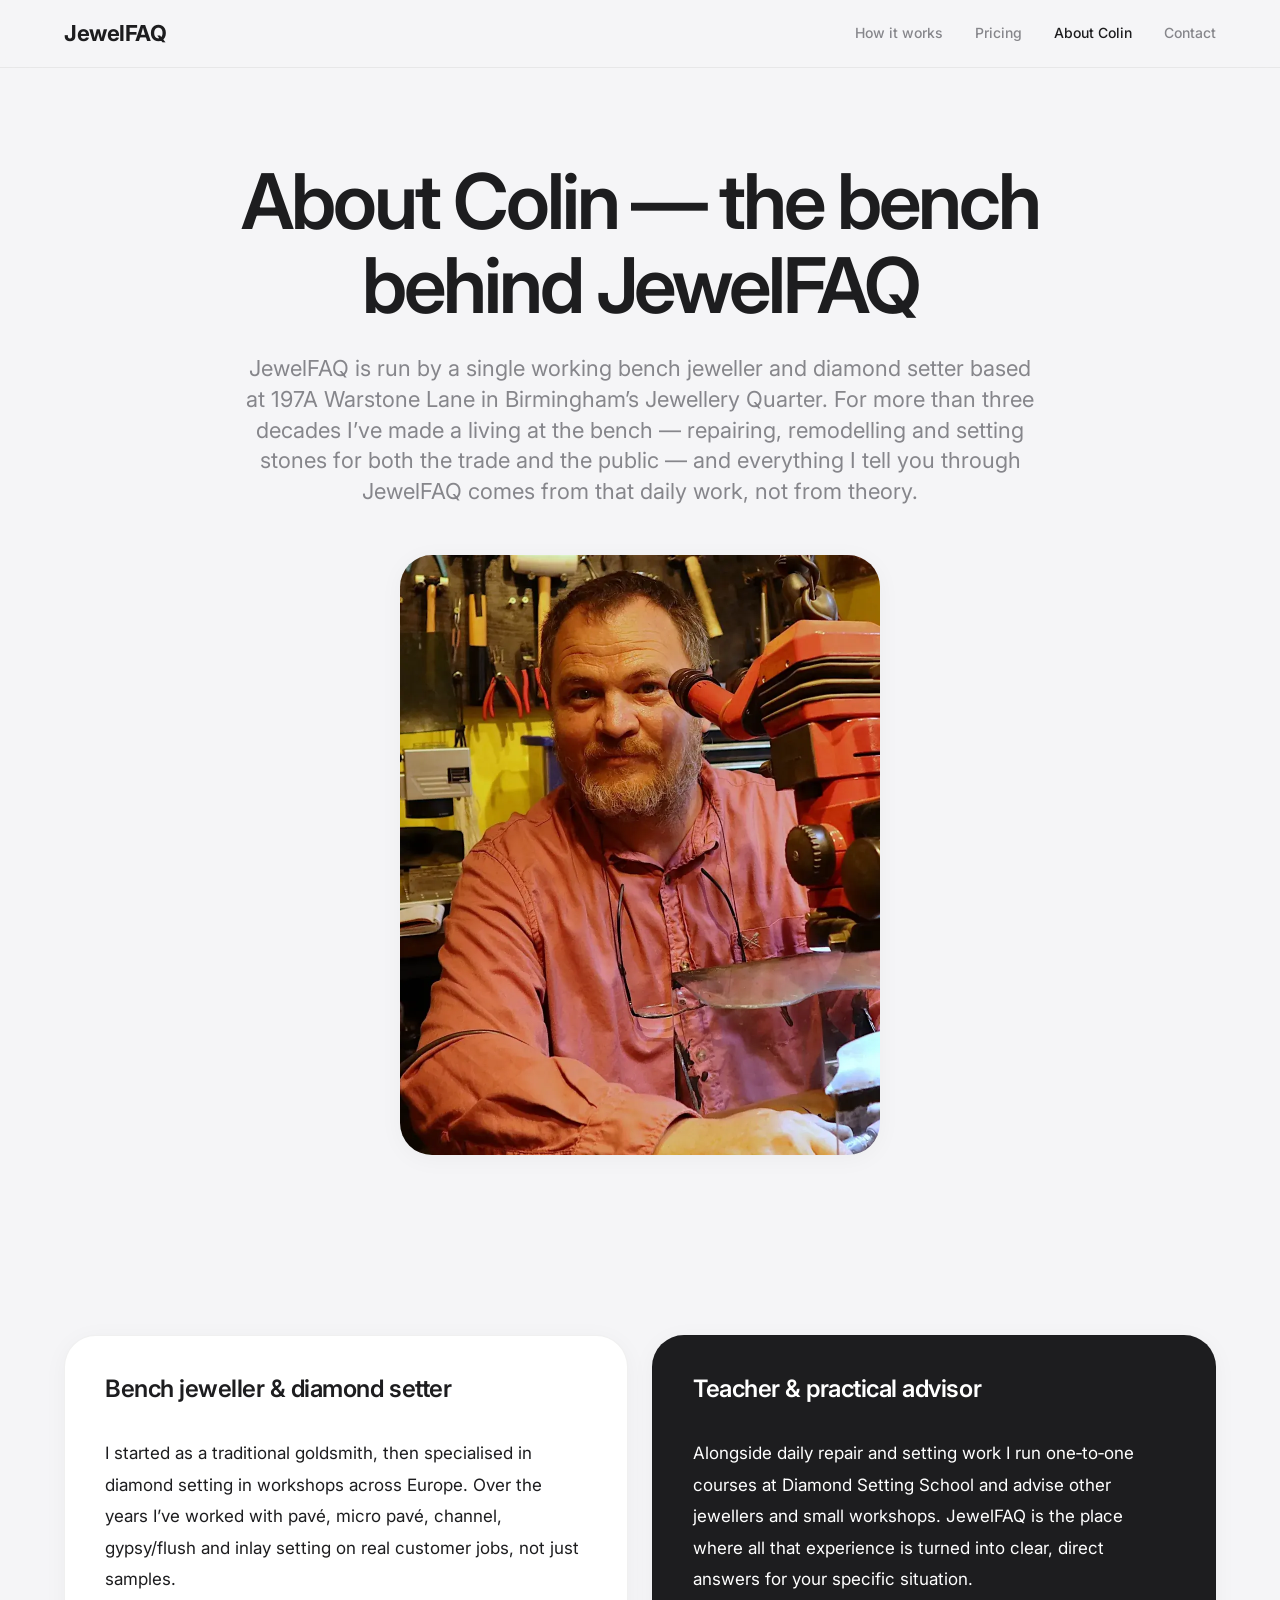
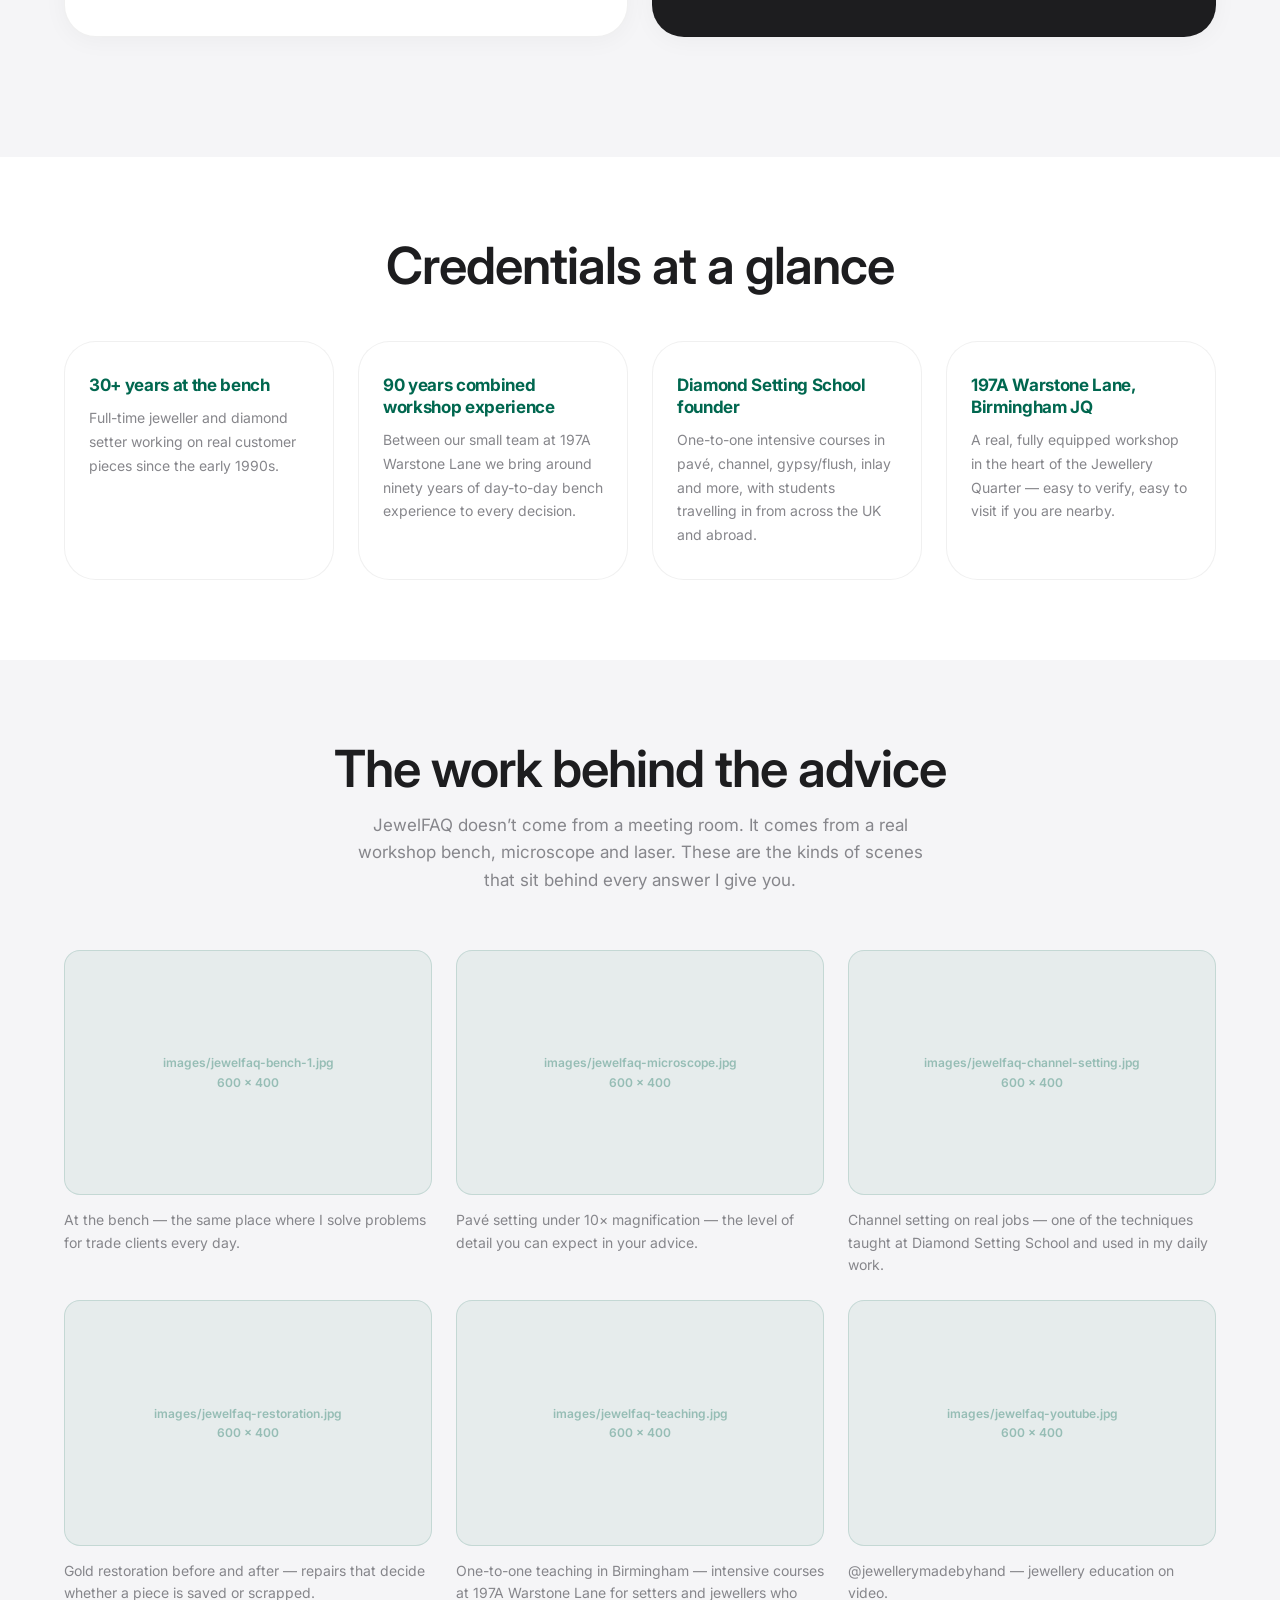
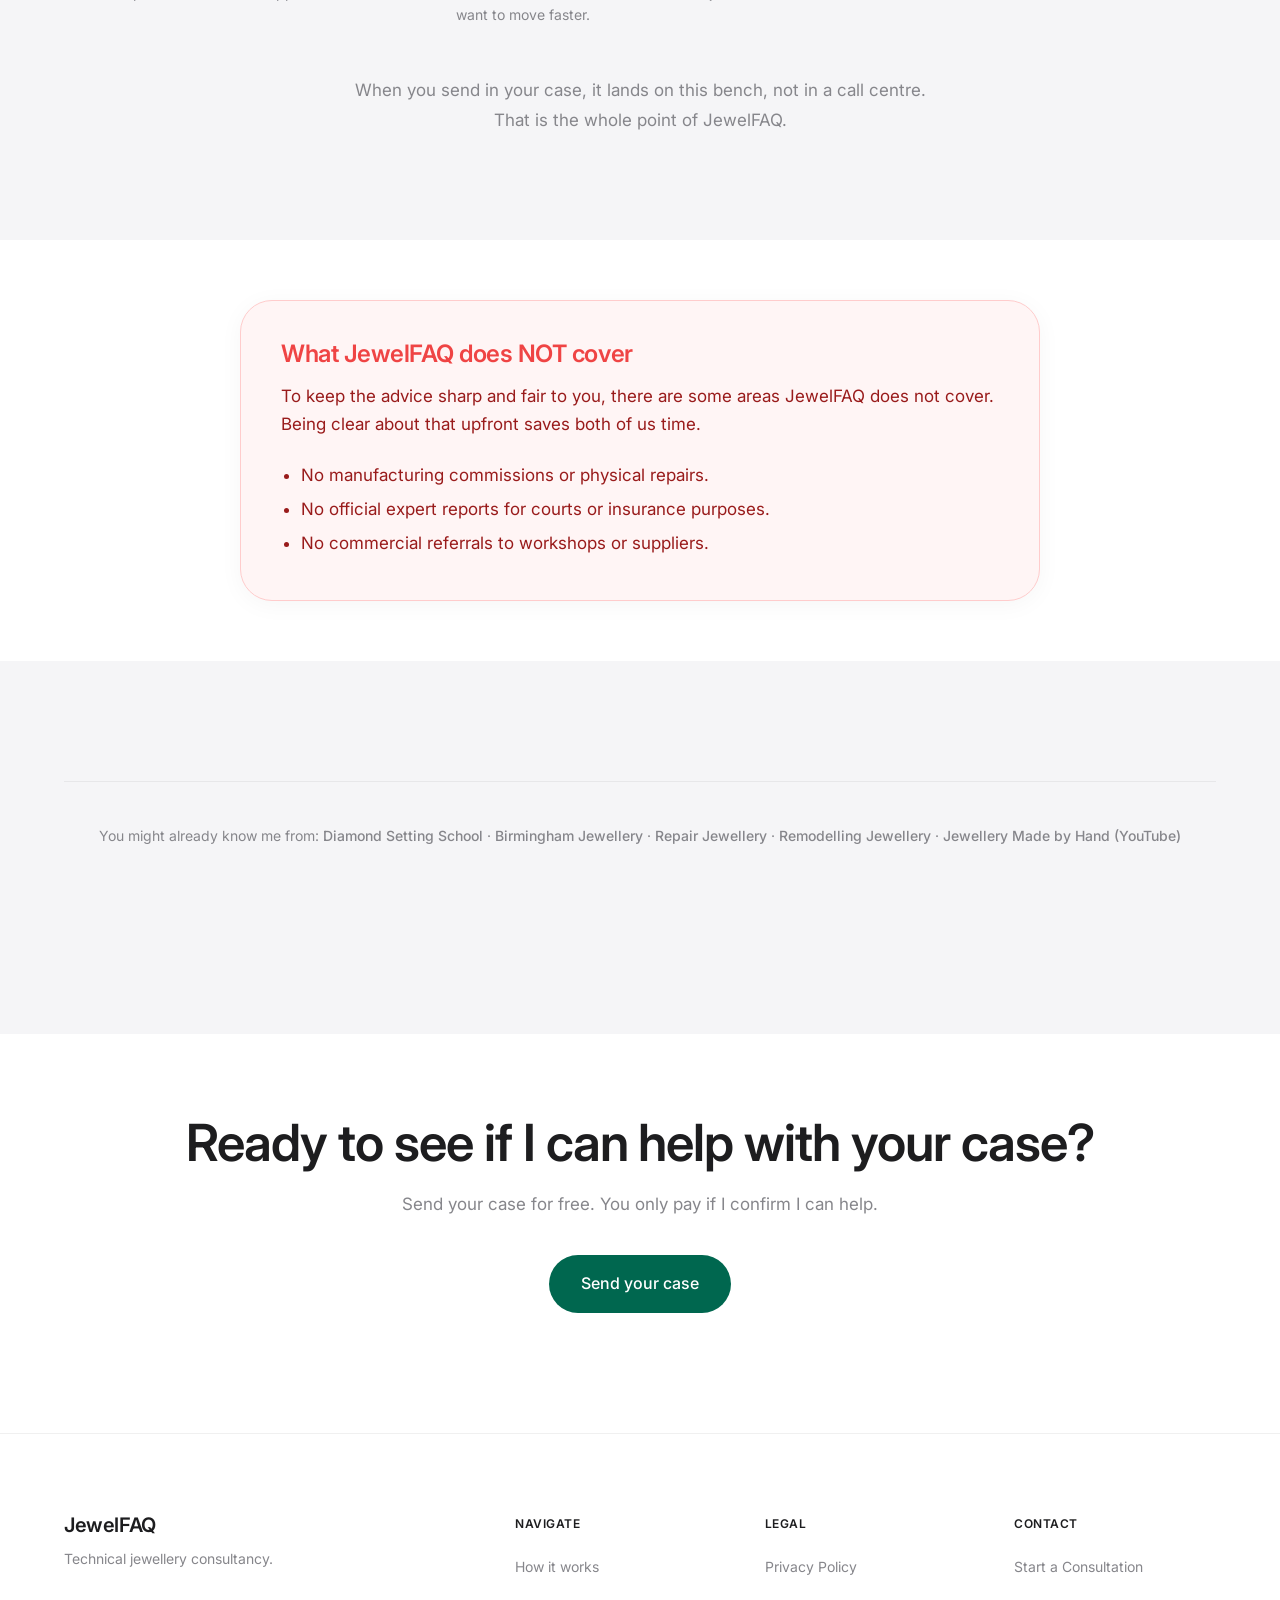
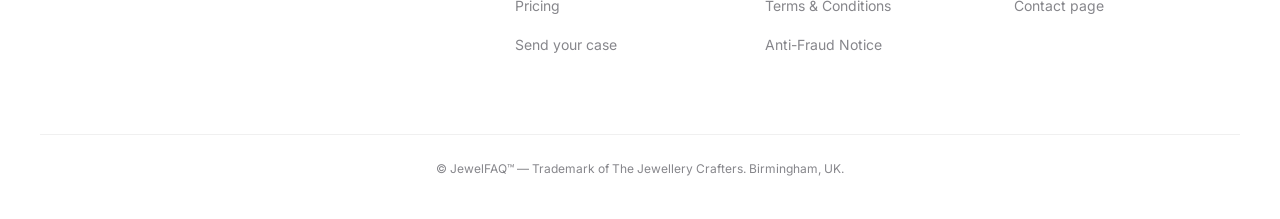
<file: about.html>
<!DOCTYPE html>
<html lang="en">

<head>
    <meta charset="UTF-8">
    <meta name="viewport" content="width=device-width, initial-scale=1.0">
    <title>About Colin - JewelFAQ</title>
    <meta name="description" content="Colin — bench jeweller, diamond setter and teacher with 30+ years at the workbench. 197A Warstone Lane, Birmingham Jewellery Quarter.">
    <link rel="stylesheet" href="assets/css/style.css">
    <style>
        .credentials-strip { display: grid; grid-template-columns: repeat(2, 1fr); gap: 24px; }
        @media (min-width: 900px) { .credentials-strip { grid-template-columns: repeat(4, 1fr); } }
        .credentials-strip-item { background: var(--bg-surface); border-radius: var(--radius-xl); padding: 32px 24px; border: 1px solid var(--border-subtle); }
        .credentials-strip-item h4 { font-size: 17px; font-weight: 700; color: var(--accent-digital); margin-bottom: 10px; line-height: 1.3; }
        .credentials-strip-item p { font-size: 14px; color: var(--text-muted); line-height: 1.7; margin: 0; }
        .gallery-grid { display: grid; grid-template-columns: 1fr; gap: 24px; }
        @media (min-width: 640px) { .gallery-grid { grid-template-columns: repeat(2, 1fr); } }
        @media (min-width: 960px) { .gallery-grid { grid-template-columns: repeat(3, 1fr); } }
        .gallery-item figure { margin: 0; }
        .gallery-placeholder { width: 100%; aspect-ratio: 3/2; background: rgba(0,103,79,0.06); border: 1px solid rgba(0,103,79,0.15); border-radius: 16px; display: flex; align-items: center; justify-content: center; color: rgba(0,103,79,0.35); font-size: 12px; font-weight: 600; text-align: center; padding: 16px; margin-bottom: 14px; }
        .gallery-item figcaption { font-size: 14px; color: var(--text-muted); line-height: 1.6; }
        .other-sites-row { text-align: center; padding: 40px 0; border-top: 1px solid var(--border-subtle); }
        .other-sites-row p { font-size: 14px; color: var(--text-muted); line-height: 2; }
        .other-sites-row a { color: var(--text-muted); }
        .other-sites-row a:hover { color: var(--accent-digital); }
    </style>
</head>

<body>

    <header class="site-header">
        <div class="container header-container">
            <a href="index.html" class="logo">JewelFAQ</a>
            <nav class="nav-desktop">
                <a href="index.html#how-it-works">How it works</a>
                <a href="pricing.html">Pricing</a>
                <a href="about.html" class="active">About Colin</a>
                <a href="contact.html">Contact</a>
            </nav>
            <button class="burger-btn" id="burger-btn" aria-label="Open menu">
                <svg viewBox="0 0 24 24" fill="none" stroke="currentColor" stroke-width="2">
                    <path d="M4 6h16M4 12h16M4 18h16" stroke-linecap="round" />
                </svg>
            </button>
        </div>
    </header>

    <div class="mobile-menu" id="mobile-menu">
        <button class="mobile-menu-close" id="mobile-menu-close">&times;</button>
        <a href="index.html#how-it-works">How it works</a>
        <a href="pricing.html">Pricing</a>
        <a href="about.html">About Colin</a>
        <a href="contact.html">Contact</a>
    </div>

    <main>

        <!-- Hero -->
        <section style="padding-top: 160px; padding-bottom: 60px;">
            <div class="container text-center reveal">
                <h1 style="max-width: 900px; margin: 0 auto 24px;">About Colin &mdash; the bench behind JewelFAQ</h1>
                <p class="lead" style="margin: 0 auto; margin-bottom: 48px;">
                    JewelFAQ is run by a single working bench jeweller and diamond setter based at 197A Warstone Lane in Birmingham&#8217;s Jewellery Quarter. For more than three decades I&#8217;ve made a living at the bench &mdash; repairing, remodelling and setting stones for both the trade and the public &mdash; and everything I tell you through JewelFAQ comes from that daily work, not from theory.
                </p>
                <img src="img/colin-consult.webp" alt="Colin, Bench Jeweller and Teacher"
                    style="width: 100%; max-width: 480px; height: auto; border-radius: var(--radius-xl); box-shadow: var(--shadow-bento); margin: 0 auto; display: block;">
            </div>
        </section>

        <!-- Bio Bento Grid -->
        <section>
            <div class="container reveal">
                <div class="bento-grid">

                    <div class="bento-card">
                        <h3 class="color-accent">Bench jeweller &amp; diamond setter</h3>
                        <p style="margin-top: 20px; line-height: 1.85; color: var(--text-main);">
                            I started as a traditional goldsmith, then specialised in diamond setting in workshops across Europe. Over the years I&#8217;ve worked with pav&eacute;, micro pav&eacute;, channel, gypsy/flush and inlay setting on real customer jobs, not just samples.
                        </p>
                    </div>

                    <div class="bento-card dark">
                        <h3>Teacher &amp; practical advisor</h3>
                        <p style="margin-top: 20px; line-height: 1.85;">
                            Alongside daily repair and setting work I run one&#8209;to&#8209;one courses at Diamond Setting School and advise other jewellers and small workshops. JewelFAQ is the place where all that experience is turned into clear, direct answers for your specific situation.
                        </p>
                    </div>

                </div>
            </div>
        </section>

        <!-- Credentials Strip -->
        <section style="background-color: var(--bg-surface); padding: 80px 0;">
            <div class="container reveal">
                <h2 class="text-center" style="margin-bottom: 48px;">Credentials at a glance</h2>
                <div class="credentials-strip">

                    <div class="credentials-strip-item">
                        <h4>30+ years at the bench</h4>
                        <p>Full-time jeweller and diamond setter working on real customer pieces since the early 1990s.</p>
                    </div>

                    <div class="credentials-strip-item">
                        <h4>90 years combined workshop experience</h4>
                        <p>Between our small team at 197A Warstone Lane we bring around ninety years of day-to-day bench experience to every decision.</p>
                    </div>

                    <div class="credentials-strip-item">
                        <h4>Diamond Setting School founder</h4>
                        <p>One-to-one intensive courses in pav&eacute;, channel, gypsy/flush, inlay and more, with students travelling in from across the UK and abroad.</p>
                    </div>

                    <div class="credentials-strip-item">
                        <h4>197A Warstone Lane, Birmingham JQ</h4>
                        <p>A real, fully equipped workshop in the heart of the Jewellery Quarter &mdash; easy to verify, easy to visit if you are nearby.</p>
                    </div>

                </div>
            </div>
        </section>

        <!-- Gallery: The work behind the advice -->
        <section style="padding: 80px 0;">
            <div class="container reveal">
                <h2 class="text-center" style="margin-bottom: 16px;">The work behind the advice</h2>
                <p class="text-center" style="color: var(--text-muted); max-width: 600px; margin: 0 auto 56px;">
                    JewelFAQ doesn&#8217;t come from a meeting room. It comes from a real workshop bench, microscope and laser. These are the kinds of scenes that sit behind every answer I give you.
                </p>

                <div class="gallery-grid">

                    <div class="gallery-item">
                        <figure>
                            <div class="gallery-placeholder">
                                <span>images/jewelfaq-bench-1.jpg<br>600 &times; 400</span>
                            </div>
                            <figcaption>At the bench &mdash; the same place where I solve problems for trade clients every day.</figcaption>
                        </figure>
                    </div>

                    <div class="gallery-item">
                        <figure>
                            <div class="gallery-placeholder">
                                <span>images/jewelfaq-microscope.jpg<br>600 &times; 400</span>
                            </div>
                            <figcaption>Pav&eacute; setting under 10&times; magnification &mdash; the level of detail you can expect in your advice.</figcaption>
                        </figure>
                    </div>

                    <div class="gallery-item">
                        <figure>
                            <div class="gallery-placeholder">
                                <span>images/jewelfaq-channel-setting.jpg<br>600 &times; 400</span>
                            </div>
                            <figcaption>Channel setting on real jobs &mdash; one of the techniques taught at Diamond Setting School and used in my daily work.</figcaption>
                        </figure>
                    </div>

                    <div class="gallery-item">
                        <figure>
                            <div class="gallery-placeholder">
                                <span>images/jewelfaq-restoration.jpg<br>600 &times; 400</span>
                            </div>
                            <figcaption>Gold restoration before and after &mdash; repairs that decide whether a piece is saved or scrapped.</figcaption>
                        </figure>
                    </div>

                    <div class="gallery-item">
                        <figure>
                            <div class="gallery-placeholder">
                                <span>images/jewelfaq-teaching.jpg<br>600 &times; 400</span>
                            </div>
                            <figcaption>One-to-one teaching in Birmingham &mdash; intensive courses at 197A Warstone Lane for setters and jewellers who want to move faster.</figcaption>
                        </figure>
                    </div>

                    <div class="gallery-item">
                        <figure>
                            <div class="gallery-placeholder">
                                <span>images/jewelfaq-youtube.jpg<br>600 &times; 400</span>
                            </div>
                            <figcaption>@jewellerymadebyhand &mdash; jewellery education on video.</figcaption>
                        </figure>
                    </div>

                </div>

                <p class="text-center" style="color: var(--text-muted); margin-top: 48px; max-width: 580px; margin-left: auto; margin-right: auto; line-height: 1.8;">
                    When you send in your case, it lands on this bench, not in a call centre. That is the whole point of JewelFAQ.
                </p>
            </div>
        </section>

        <!-- What JewelFAQ does NOT cover -->
        <section style="background-color: var(--bg-surface); padding: 60px 0;">
            <div class="container reveal">
                <div class="bento-card"
                    style="max-width: 800px; margin: 0 auto; border: 1px solid #ffcccc; background: #fff5f5;">
                    <h3 style="color: #ef4444; margin-bottom: 16px;">What JewelFAQ does NOT cover</h3>
                    <p style="color: #991b1b; margin-bottom: 20px;">To keep the advice sharp and fair to you, there are some areas JewelFAQ does not cover. Being clear about that upfront saves both of us time.</p>
                    <ul style="color: #991b1b; line-height: 2; padding-left: 20px;">
                        <li>No manufacturing commissions or physical repairs.</li>
                        <li>No official expert reports for courts or insurance purposes.</li>
                        <li>No commercial referrals to workshops or suppliers.</li>
                    </ul>
                </div>
            </div>
        </section>

        <!-- Other sites row -->
        <section>
            <div class="container">
                <div class="other-sites-row">
                    <p>You might already know me from:
                        <a href="https://diamondsettingschool.com/" target="_blank" class="text-link">Diamond Setting School</a> &middot;
                        <a href="https://birminghamjewellery.co.uk/" target="_blank" class="text-link">Birmingham Jewellery</a> &middot;
                        <a href="https://repairjewellery.co.uk/" target="_blank" class="text-link">Repair Jewellery</a> &middot;
                        <a href="https://remodellingjewellery.co.uk/" target="_blank" class="text-link">Remodelling Jewellery</a> &middot;
                        <a href="https://www.youtube.com/@jewellerymadebyhand" target="_blank" class="text-link">Jewellery Made by Hand (YouTube)</a>
                    </p>
                </div>
            </div>
        </section>

        <!-- Final CTA -->
        <section style="background-color: var(--bg-surface); padding: 80px 0 120px;">
            <div class="container text-center reveal">
                <h2 style="margin-bottom: 20px;">Ready to see if I can help with your case?</h2>
                <p style="color: var(--text-muted); margin-bottom: 36px; max-width: 480px; margin-left: auto; margin-right: auto; line-height: 1.7;">Send your case for free. You only pay if I confirm I can help.</p>
                <a href="index.html#contact-form" class="btn btn-primary">Send your case</a>
            </div>
        </section>

    </main>

    <footer class="site-footer">
        <div class="container footer-grid">
            <div class="footer-brand">
                <h4>JewelFAQ</h4>
                <p style="color: var(--text-muted); font-size: 14px;">Technical jewellery consultancy.</p>
            </div>
            <div class="footer-col">
                <h5>Navigate</h5>
                <ul>
                    <li><a href="index.html#how-it-works">How it works</a></li>
                    <li><a href="pricing.html">Pricing</a></li>
                    <li><a href="index.html#contact-form">Send your case</a></li>
                </ul>
            </div>
            <div class="footer-col">
                <h5>Legal</h5>
                <ul>
                    <li><a href="#" onclick="document.getElementById('modal-privacy').style.display='flex';return false;">Privacy Policy</a></li>
                    <li><a href="#" onclick="document.getElementById('modal-terms').style.display='flex';return false;">Terms &amp; Conditions</a></li>
                    <li><a href="#" onclick="document.getElementById('modal-antifraud').style.display='flex';return false;">Anti-Fraud Notice</a></li>
                </ul>
            </div>
            <div class="footer-col">
                <h5>Contact</h5>
                <ul>
                    <li><a href="index.html#contact-form">Start a Consultation</a></li>
                    <li><a href="contact.html">Contact page</a></li>
                </ul>
            </div>
        </div>
        <div class="container footer-bottom">
            &copy; JewelFAQ&#8482; &mdash; Trademark of The Jewellery Crafters. Birmingham, UK.
        </div>
    </footer>

    <!-- Privacy Policy Modal -->
<div id="modal-privacy" style="display:none; position:fixed; inset:0; background:rgba(0,0,0,.75); z-index:9000; align-items:flex-start; justify-content:center; padding:40px 24px; overflow-y:auto;" onclick="if(event.target===this)this.style.display='none'">
    <div style="background:#fff; border-radius:16px; max-width:680px; width:100%; padding:40px; position:relative; margin:auto;">
        <button onclick="document.getElementById('modal-privacy').style.display='none'" style="position:absolute;top:16px;right:20px;font-size:28px;background:none;border:none;cursor:pointer;color:#6b7280;line-height:1;">&times;</button>
        <h2 style="margin-bottom:8px;">Privacy Policy</h2>
        <p style="color:#6b7280;font-size:13px;margin-bottom:28px;">Last updated: March 2026 &mdash; JewelFAQ / The Jewellery Crafters, Birmingham, UK</p>
        <div style="line-height:1.9;color:#1D1D1F;font-size:14px;">
            <p><strong>1. Who We Are</strong><br>JewelFAQ is a trading name of The Jewellery Crafters, based in The Jewellery Quarter, Birmingham, UK. We are the data controller for all personal information collected through this website. [Company registration number: pending].</p>
            <p style="margin-top:16px;"><strong>2. What Personal Data We Collect</strong><br>&bull; Full name<br>&bull; WhatsApp / phone number<br>&bull; Email address (where provided)<br>&bull; Description of your jewellery case or enquiry<br>&bull; Payment reference issued by Stripe (we never see or store your card details)</p>
            <p style="margin-top:16px;"><strong>3. Legal Basis for Processing (UK GDPR, Art. 6)</strong><br>&bull; <em>Performance of a contract</em> &mdash; to deliver the consultation service you have requested.<br>&bull; <em>Legitimate interests</em> &mdash; to manage our operations, prevent fraud and maintain financial records.</p>
            <p style="margin-top:16px;"><strong>4. How We Use Your Data</strong><br>&bull; To assess, manage and respond to your consultation request.<br>&bull; To send you a payment link and your written response via WhatsApp.<br>&bull; To issue refunds where applicable.<br>&bull; To meet our legal obligations under UK tax and business law.</p>
            <p style="margin-top:16px;"><strong>5. Retention</strong><br>Your personal data is retained for 12 months from the date of your consultation, after which it is permanently deleted. Financial records required by HMRC are retained for up to 6 years in accordance with the Taxes Management Act 1970.</p>
            <p style="margin-top:16px;"><strong>6. Third Parties</strong><br>&bull; <em>Stripe, Inc.</em> &mdash; processes card payments. Stripe is PCI DSS Level 1 certified. We receive only a payment confirmation reference, never your card details. See <a href="https://stripe.com/gb/privacy" target="_blank" style="color:#00674F;">stripe.com/gb/privacy</a>.<br>&bull; We do not sell, rent or share your personal data with any other third parties.</p>
            <p style="margin-top:16px;"><strong>7. Your Rights under UK GDPR</strong><br>You have the right to: access the personal data we hold about you &bull; correct inaccurate data &bull; request erasure (&ldquo;right to be forgotten&rdquo;) &bull; restrict or object to processing &bull; data portability.<br>To exercise any of these rights, contact us via WhatsApp at <strong>+44 74 1507 2425</strong>. We will respond within 30 days.</p>
            <p style="margin-top:16px;"><strong>8. Cookies</strong><br>This website does not use tracking, advertising or analytical cookies.</p>
            <p style="margin-top:16px;"><strong>9. Complaints</strong><br>If you believe we have not handled your data lawfully, you have the right to lodge a complaint with the <strong>Information Commissioner&apos;s Office (ICO)</strong>: <a href="https://ico.org.uk" target="_blank" style="color:#00674F;">ico.org.uk</a> &mdash; 0303 123 1113.</p>
        </div>
    </div>
</div>

    <!-- Terms & Conditions Modal -->
    <div id="modal-terms" style="display:none; position:fixed; inset:0; background:rgba(0,0,0,.75); z-index:9000; align-items:flex-start; justify-content:center; padding:40px 24px; overflow-y:auto;" onclick="if(event.target===this)this.style.display='none'">
        <div style="background:#fff; border-radius:16px; max-width:680px; width:100%; padding:40px; position:relative; margin:auto;">
            <button onclick="document.getElementById('modal-terms').style.display='none'" style="position:absolute;top:16px;right:20px;font-size:28px;background:none;border:none;cursor:pointer;color:#6b7280;line-height:1;">&times;</button>
            <h2 style="margin-bottom:8px;">Terms &amp; Conditions</h2>
            <p style="color:#6b7280;font-size:13px;margin-bottom:28px;">Last updated: March 2026 &mdash; JewelFAQ / The Jewellery Crafters, Birmingham, UK</p>
            <div style="line-height:1.9;color:#1D1D1F;font-size:14px;">
                <p><strong>1. About Us</strong><br>JewelFAQ is a trading name of The Jewellery Crafters, Birmingham, UK. [Company registration number: pending]. Contact: WhatsApp +44 74 1507 2425.</p>
                <p style="margin-top:16px;"><strong>2. The Service</strong><br>JewelFAQ provides written jewellery and gemstone consultation by Colin, a bench jeweller with over 30 years of professional experience. Responses are professional technical opinions based solely on the information you provide. They are <em>not</em>: official valuations or insurance appraisals &bull; legal advice or expert witness reports &bull; guarantees of any manufacturing outcome.</p>
                <p style="margin-top:16px;"><strong>3. How to Order</strong><br>1. Submit your case via the website form &mdash; free of charge.<br>2. Colin reviews your case and decides whether he can assist.<br>3. If accepted, you receive a payment link via WhatsApp.<br>4. Payment is made securely via Stripe.<br>5. Your written response is delivered within 24 hours of payment confirmation.</p>
                <p style="margin-top:16px;"><strong>4. Price and Payment</strong><br>Prices are agreed before payment. [VAT number: pending registration.] Payment is processed by Stripe, Inc. by card only. You will not be charged unless Colin confirms he can address your case.</p>
                <p style="margin-top:16px;"><strong>5. Right to Cancel &mdash; Consumer Contracts Regulations 2013</strong><br>You have a statutory right to cancel within 14 days of your order. However, by submitting payment and requesting the service to begin immediately, you acknowledge that if the written response is delivered within the 14-day period, you lose your cancellation right under Regulation 36(1) once the service is fully performed.</p>
                <p style="margin-top:16px;"><strong>6. Refunds</strong><br>&bull; If Colin determines he cannot assist after payment, a full refund is issued within 5 business days.<br>&bull; No refund is issued once the written response has been delivered, unless there is a material factual error attributable to us.</p>
                <p style="margin-top:16px;"><strong>7. Governing Law</strong><br>These terms are governed by the law of England and Wales.</p>
            </div>
        </div>
    </div>

<!-- Anti-Fraud Notice Modal -->
<div id="modal-antifraud" style="display:none; position:fixed; inset:0; background:rgba(0,0,0,.75); z-index:9000; align-items:flex-start; justify-content:center; padding:40px 24px; overflow-y:auto;" onclick="if(event.target===this)this.style.display='none'">
    <div style="background:#fff; border-radius:16px; max-width:680px; width:100%; padding:40px; position:relative; margin:auto;">
        <button onclick="document.getElementById('modal-antifraud').style.display='none'" style="position:absolute;top:16px;right:20px;font-size:28px;background:none;border:none;cursor:pointer;color:#6b7280;line-height:1;">&times;</button>
        <h2 style="margin-bottom:8px; color:#dc2626;">Anti-Fraud Notice</h2>
        <p style="color:#6b7280;font-size:13px;margin-bottom:28px;">Last updated: March 2026</p>
        <div style="line-height:1.9;color:#1D1D1F;font-size:14px;">
            <p>JewelFAQ only communicates through the official channels listed below. If anyone contacts you claiming to represent JewelFAQ through any other channel, or requests payment to a different account, <strong>do not comply</strong> &mdash; this is fraud.</p>
            <p style="margin-top:16px;"><strong>Official Contact Channels</strong><br>&bull; Website: <strong>jewelfaq.com</strong> (forms only)<br>&bull; WhatsApp: <strong>+44 74 1507 2425</strong><br>&bull; Email: <strong>colin@jewelfaq.com</strong></p>
            <p style="margin-top:16px;"><strong>Official Payment Method</strong><br>&bull; Card payment only, via <strong>Stripe</strong>, through the link sent to your WhatsApp from our official number.<br>&bull; JewelFAQ will <strong>never</strong> ask for payment via bank transfer, PayPal, Revolut, cryptocurrency or cash.</p>
            <p style="margin-top:16px;"><strong>What to Do if You Suspect Fraud</strong><br>1. Do not send any payment.<br>2. Contact us via WhatsApp at <strong>+44 74 1507 2425</strong> to verify.<br>3. Report to <strong>Action Fraud</strong> (UK): <a href="https://actionfraud.police.uk" target="_blank" style="color:#dc2626;">actionfraud.police.uk</a> &mdash; 0300 123 2040.</p>
        </div>
    </div>
</div>

    <script src="assets/js/script.js"></script>
</body>

</html>
</file>
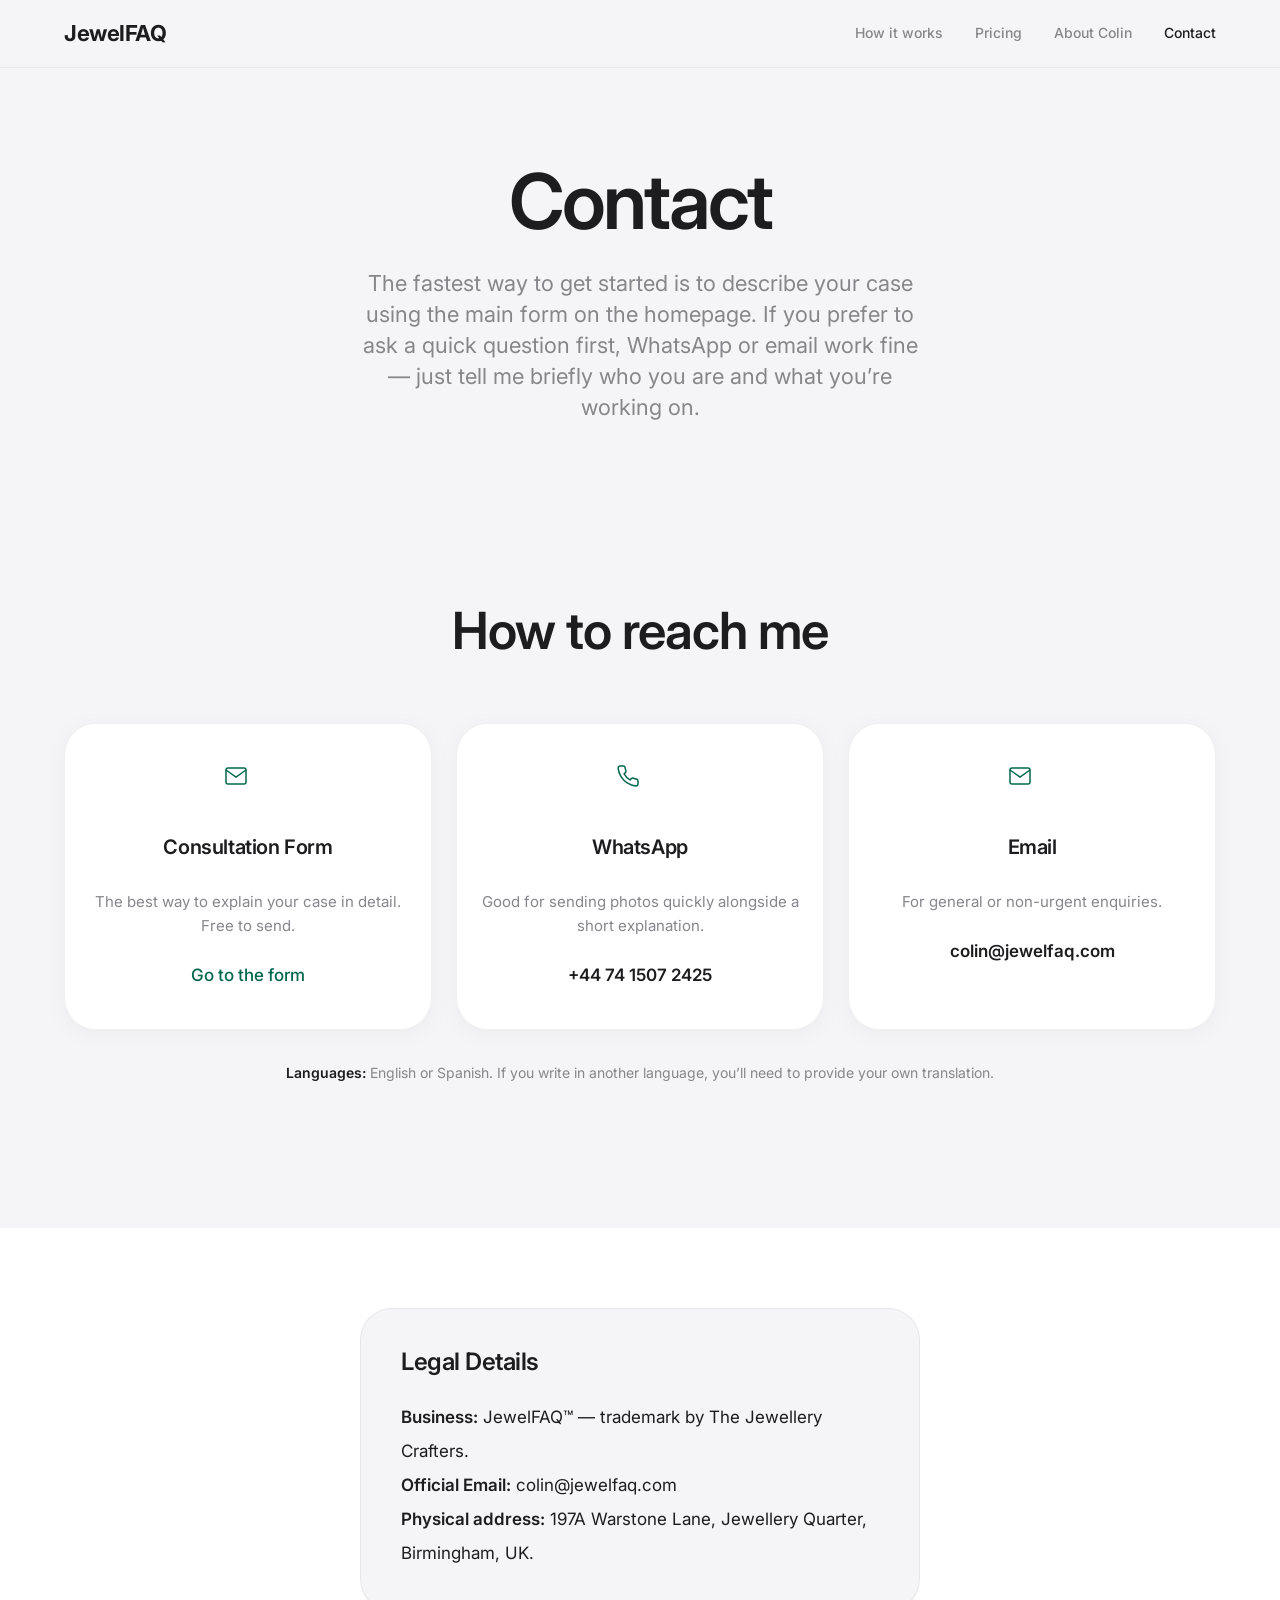
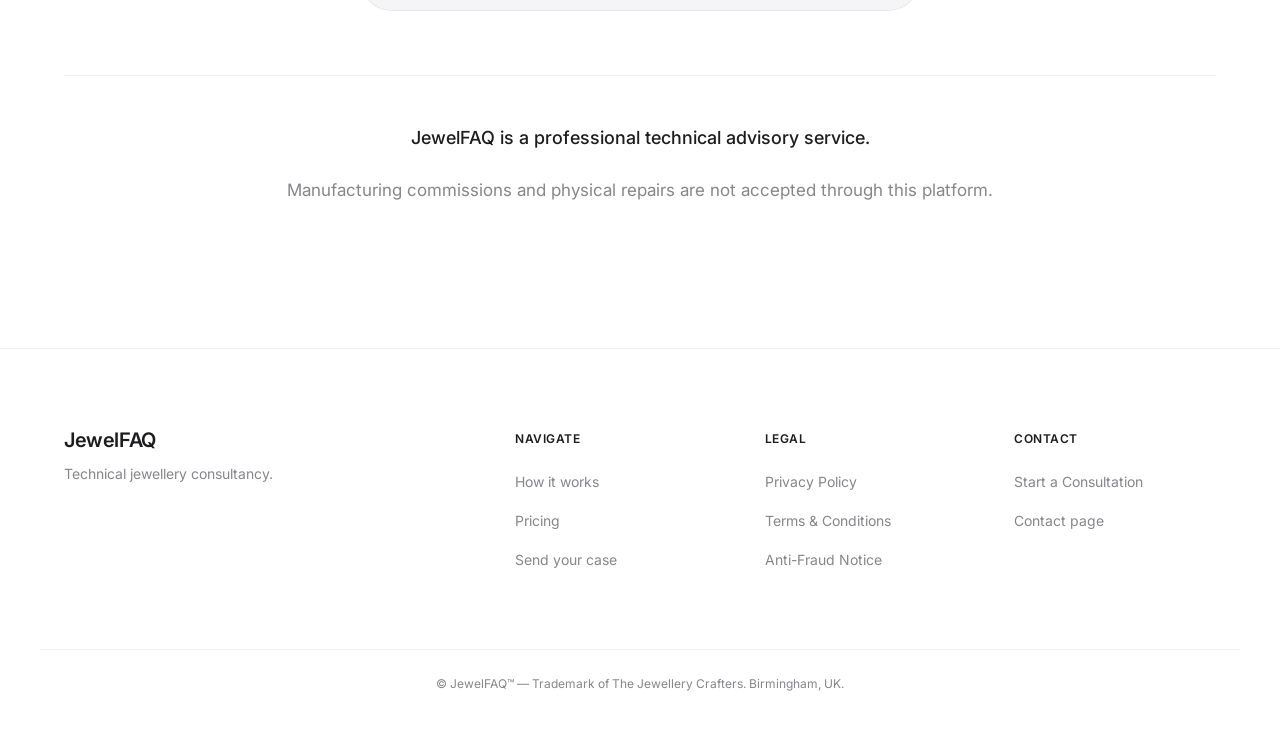
<file: contact.html>
<!DOCTYPE html>
<html lang="en">

<head>
    <meta charset="UTF-8">
    <meta name="viewport" content="width=device-width, initial-scale=1.0">
    <title>Contact - JewelFAQ</title>
    <meta name="description" content="How to reach Colin at JewelFAQ. Send your case, WhatsApp, or email.">
    <link rel="stylesheet" href="assets/css/style.css">
</head>

<body>

    <header class="site-header">
        <div class="container header-container">
            <a href="index.html" class="logo">JewelFAQ</a>
            <nav class="nav-desktop">
                <a href="index.html#how-it-works">How it works</a>
                <a href="pricing.html">Pricing</a>
                <a href="about.html">About Colin</a>
                <a href="contact.html" class="active">Contact</a>
            </nav>
            <button class="burger-btn" id="burger-btn" aria-label="Open menu">
                <svg viewBox="0 0 24 24" fill="none" stroke="currentColor" stroke-width="2">
                    <path d="M4 6h16M4 12h16M4 18h16" stroke-linecap="round" />
                </svg>
            </button>
        </div>
    </header>

    <div class="mobile-menu" id="mobile-menu">
        <button class="mobile-menu-close" id="mobile-menu-close">&times;</button>
        <a href="index.html#how-it-works">How it works</a>
        <a href="pricing.html">Pricing</a>
        <a href="about.html">About Colin</a>
        <a href="contact.html">Contact</a>
    </div>

    <main>
        <section class="reveal" style="padding-top: 160px; padding-bottom: 60px;">
            <div class="container text-center">
                <h1 style="max-width: 900px; margin: 0 auto 24px;">Contact</h1>
                <p class="lead" style="margin: 0 auto; max-width: 560px;">
                    The fastest way to get started is to describe your case using the main form on the homepage. If you prefer to ask a quick question first, WhatsApp or email work fine &mdash; just tell me briefly who you are and what you&#8217;re working on.
                </p>
            </div>
        </section>

        <!-- How to reach me -->
        <section>
            <div class="container reveal">
                <h2 class="text-center" style="margin-bottom: 64px;">How to reach me</h2>

                <div class="bento-grid col-3" style="gap: 24px;">
                    <div class="bento-card text-center" style="padding: 40px 24px;">
                        <svg width="48" height="48" fill="none" stroke="currentColor" stroke-width="1.5"
                            style="margin: 0 auto 24px; color: var(--accent-digital);">
                            <path d="M4 4h16c1.1 0 2 .9 2 2v12c0 1.1-.9 2-2 2H4c-1.1 0-2-.9-2-2V6c0-1.1.9-2 2-2z"></path>
                            <polyline points="22,6 12,13 2,6"></polyline>
                        </svg>
                        <h3 style="font-size: 20px;">Consultation Form</h3>
                        <p style="font-size: 15px; margin-top: 16px; margin-bottom: 24px;">The best way to explain your case in detail. Free to send.</p>
                        <a href="index.html#contact-form" class="text-link">Go to the form</a>
                    </div>

                    <div class="bento-card text-center" style="padding: 40px 24px;">
                        <svg width="48" height="48" fill="none" stroke="currentColor" stroke-width="1.5"
                            style="margin: 0 auto 24px; color: var(--accent-digital);">
                            <path d="M22 16.92v3a2 2 0 0 1-2.18 2 19.79 19.79 0 0 1-8.63-3.07 19.5 19.5 0 0 1-6-6 19.79 19.79 0 0 1-3.07-8.67A2 2 0 0 1 4.11 2h3a2 2 0 0 1 2 1.72 12.84 12.84 0 0 0 .7 2.81 2 2 0 0 1-.45 2.11L8.09 9.91a16 16 0 0 0 6 6l1.27-1.27a2 2 0 0 1 2.11-.45 12.84 12.84 0 0 0 2.81.7A2 2 0 0 1 22 16.92z"></path>
                        </svg>
                        <h3 style="font-size: 20px;">WhatsApp</h3>
                        <p style="font-size: 15px; margin-top: 16px; margin-bottom: 24px;">Good for sending photos quickly alongside a short explanation.</p>
                        <a href="tel:+447415072425" class="text-link"
                            style="color: var(--text-main); font-weight: 600;">+44 74 1507 2425</a>
                    </div>

                    <div class="bento-card text-center" style="padding: 40px 24px;">
                        <svg width="48" height="48" fill="none" stroke="currentColor" stroke-width="1.5"
                            style="margin: 0 auto 24px; color: var(--accent-digital);">
                            <path d="M4 4h16c1.1 0 2 .9 2 2v12c0 1.1-.9 2-2 2H4c-1.1 0-2-.9-2-2V6c0-1.1.9-2 2-2z"></path>
                            <polyline points="22,6 12,13 2,6"></polyline>
                        </svg>
                        <h3 style="font-size: 20px;">Email</h3>
                        <p style="font-size: 15px; margin-top: 16px; margin-bottom: 24px;">For general or non-urgent enquiries.</p>
                        <a href="mailto:colin@jewelfaq.com" class="text-link"
                            style="color: var(--text-main); font-weight: 600;">colin@jewelfaq.com</a>
                    </div>
                </div>

                <div class="text-center" style="margin-top: 32px;">
                    <p style="font-size: 14px; color: var(--text-muted);"><strong>Languages:</strong> English or Spanish. If you write in another language, you&#8217;ll need to provide your own translation.</p>
                </div>
            </div>
        </section>

        <!-- Legal Details -->
        <section style="background-color: var(--bg-surface); padding: 80px 0 120px;">
            <div class="container reveal">
                <div style="max-width: 560px; margin: 0 auto;">
                    <div class="bento-card"
                        style="box-shadow: none; border: 1px solid var(--border-subtle); background: var(--bg-body);">
                        <h3 style="margin-bottom: 24px;">Legal Details</h3>
                        <ul style="list-style: none; padding: 0; line-height: 2;">
                            <li><strong>Business:</strong> JewelFAQ&#8482; &mdash; trademark by The Jewellery Crafters.</li>
                            <li><strong>Official Email:</strong> colin@jewelfaq.com</li>
                            <li><strong>Physical address:</strong> 197A Warstone Lane, Jewellery Quarter, Birmingham, UK.</li>
                        </ul>
                    </div>
                </div>

                <div class="text-center"
                    style="margin-top: 64px; border-top: 1px solid var(--border-subtle); padding-top: 48px;">
                    <p style="font-weight: 500; color: var(--text-main); font-size: 18px;">JewelFAQ is a professional technical advisory service.</p>
                    <p style="color: var(--text-muted); margin-top: 8px;">Manufacturing commissions and physical repairs are not accepted through this platform.</p>
                </div>
            </div>
        </section>

    </main>

    <footer class="site-footer">
        <div class="container footer-grid">
            <div class="footer-brand">
                <h4>JewelFAQ</h4>
                <p style="color: var(--text-muted); font-size: 14px;">Technical jewellery consultancy.</p>
            </div>
            <div class="footer-col">
                <h5>Navigate</h5>
                <ul>
                    <li><a href="index.html#how-it-works">How it works</a></li>
                    <li><a href="pricing.html">Pricing</a></li>
                    <li><a href="index.html#contact-form">Send your case</a></li>
                </ul>
            </div>
            <div class="footer-col">
                <h5>Legal</h5>
                <ul>
                    <li><a href="#" onclick="document.getElementById('modal-privacy').style.display='flex';return false;">Privacy Policy</a></li>
                    <li><a href="#" onclick="document.getElementById('modal-terms').style.display='flex';return false;">Terms &amp; Conditions</a></li>
                    <li><a href="#" onclick="document.getElementById('modal-antifraud').style.display='flex';return false;">Anti-Fraud Notice</a></li>
                </ul>
            </div>
            <div class="footer-col">
                <h5>Contact</h5>
                <ul>
                    <li><a href="index.html#contact-form">Start a Consultation</a></li>
                    <li><a href="contact.html">Contact page</a></li>
                </ul>
            </div>
        </div>
        <div class="container footer-bottom">
            &copy; JewelFAQ&#8482; &mdash; Trademark of The Jewellery Crafters. Birmingham, UK.
        </div>
    </footer>

    <!-- Privacy Policy Modal -->
<div id="modal-privacy" style="display:none; position:fixed; inset:0; background:rgba(0,0,0,.75); z-index:9000; align-items:flex-start; justify-content:center; padding:40px 24px; overflow-y:auto;" onclick="if(event.target===this)this.style.display='none'">
    <div style="background:#fff; border-radius:16px; max-width:680px; width:100%; padding:40px; position:relative; margin:auto;">
        <button onclick="document.getElementById('modal-privacy').style.display='none'" style="position:absolute;top:16px;right:20px;font-size:28px;background:none;border:none;cursor:pointer;color:#6b7280;line-height:1;">&times;</button>
        <h2 style="margin-bottom:8px;">Privacy Policy</h2>
        <p style="color:#6b7280;font-size:13px;margin-bottom:28px;">Last updated: March 2026 &mdash; JewelFAQ / The Jewellery Crafters, Birmingham, UK</p>
        <div style="line-height:1.9;color:#1D1D1F;font-size:14px;">
            <p><strong>1. Who We Are</strong><br>JewelFAQ is a trading name of The Jewellery Crafters, based in The Jewellery Quarter, Birmingham, UK. We are the data controller for all personal information collected through this website. [Company registration number: pending].</p>
            <p style="margin-top:16px;"><strong>2. What Personal Data We Collect</strong><br>&bull; Full name<br>&bull; WhatsApp / phone number<br>&bull; Email address (where provided)<br>&bull; Description of your jewellery case or enquiry<br>&bull; Payment reference issued by Stripe (we never see or store your card details)</p>
            <p style="margin-top:16px;"><strong>3. Legal Basis for Processing (UK GDPR, Art. 6)</strong><br>&bull; <em>Performance of a contract</em> &mdash; to deliver the consultation service you have requested.<br>&bull; <em>Legitimate interests</em> &mdash; to manage our operations, prevent fraud and maintain financial records.</p>
            <p style="margin-top:16px;"><strong>4. How We Use Your Data</strong><br>&bull; To assess, manage and respond to your consultation request.<br>&bull; To send you a payment link and your written response via WhatsApp.<br>&bull; To issue refunds where applicable.<br>&bull; To meet our legal obligations under UK tax and business law.</p>
            <p style="margin-top:16px;"><strong>5. Retention</strong><br>Your personal data is retained for 12 months from the date of your consultation, after which it is permanently deleted. Financial records required by HMRC are retained for up to 6 years in accordance with the Taxes Management Act 1970.</p>
            <p style="margin-top:16px;"><strong>6. Third Parties</strong><br>&bull; <em>Stripe, Inc.</em> &mdash; processes card payments. Stripe is PCI DSS Level 1 certified. We receive only a payment confirmation reference, never your card details. See <a href="https://stripe.com/gb/privacy" target="_blank" style="color:#00674F;">stripe.com/gb/privacy</a>.<br>&bull; We do not sell, rent or share your personal data with any other third parties.</p>
            <p style="margin-top:16px;"><strong>7. Your Rights under UK GDPR</strong><br>You have the right to: access the personal data we hold about you &bull; correct inaccurate data &bull; request erasure (&ldquo;right to be forgotten&rdquo;) &bull; restrict or object to processing &bull; data portability.<br>To exercise any of these rights, contact us via WhatsApp at <strong>+44 74 1507 2425</strong>. We will respond within 30 days.</p>
            <p style="margin-top:16px;"><strong>8. Cookies</strong><br>This website does not use tracking, advertising or analytical cookies.</p>
            <p style="margin-top:16px;"><strong>9. Complaints</strong><br>If you believe we have not handled your data lawfully, you have the right to lodge a complaint with the <strong>Information Commissioner&apos;s Office (ICO)</strong>: <a href="https://ico.org.uk" target="_blank" style="color:#00674F;">ico.org.uk</a> &mdash; 0303 123 1113.</p>
        </div>
    </div>
</div>

    <!-- Terms & Conditions Modal -->
    <div id="modal-terms" style="display:none; position:fixed; inset:0; background:rgba(0,0,0,.75); z-index:9000; align-items:flex-start; justify-content:center; padding:40px 24px; overflow-y:auto;" onclick="if(event.target===this)this.style.display='none'">
        <div style="background:#fff; border-radius:16px; max-width:680px; width:100%; padding:40px; position:relative; margin:auto;">
            <button onclick="document.getElementById('modal-terms').style.display='none'" style="position:absolute;top:16px;right:20px;font-size:28px;background:none;border:none;cursor:pointer;color:#6b7280;line-height:1;">&times;</button>
            <h2 style="margin-bottom:8px;">Terms &amp; Conditions</h2>
            <p style="color:#6b7280;font-size:13px;margin-bottom:28px;">Last updated: March 2026 &mdash; JewelFAQ / The Jewellery Crafters, Birmingham, UK</p>
            <div style="line-height:1.9;color:#1D1D1F;font-size:14px;">
                <p><strong>1. About Us</strong><br>JewelFAQ is a trading name of The Jewellery Crafters, Birmingham, UK. [Company registration number: pending]. Contact: WhatsApp +44 74 1507 2425.</p>
                <p style="margin-top:16px;"><strong>2. The Service</strong><br>JewelFAQ provides written jewellery and gemstone consultation by Colin, a bench jeweller with over 30 years of professional experience. Responses are professional technical opinions based solely on the information you provide. They are <em>not</em>: official valuations or insurance appraisals &bull; legal advice or expert witness reports &bull; guarantees of any manufacturing outcome.</p>
                <p style="margin-top:16px;"><strong>3. How to Order</strong><br>1. Submit your case via the website form &mdash; free of charge.<br>2. Colin reviews your case and decides whether he can assist.<br>3. If accepted, you receive a payment link via WhatsApp.<br>4. Payment is made securely via Stripe.<br>5. Your written response is delivered within 24 hours of payment confirmation.</p>
                <p style="margin-top:16px;"><strong>4. Price and Payment</strong><br>Prices are agreed before payment. [VAT number: pending registration.] Payment is processed by Stripe, Inc. by card only. You will not be charged unless Colin confirms he can address your case.</p>
                <p style="margin-top:16px;"><strong>5. Right to Cancel &mdash; Consumer Contracts Regulations 2013</strong><br>You have a statutory right to cancel within 14 days of your order. However, by submitting payment and requesting the service to begin immediately, you acknowledge that if the written response is delivered within the 14-day period, you lose your cancellation right under Regulation 36(1) once the service is fully performed.</p>
                <p style="margin-top:16px;"><strong>6. Refunds</strong><br>&bull; If Colin determines he cannot assist after payment, a full refund is issued within 5 business days.<br>&bull; No refund is issued once the written response has been delivered, unless there is a material factual error attributable to us.</p>
                <p style="margin-top:16px;"><strong>7. Governing Law</strong><br>These terms are governed by the law of England and Wales.</p>
            </div>
        </div>
    </div>

<!-- Anti-Fraud Notice Modal -->
<div id="modal-antifraud" style="display:none; position:fixed; inset:0; background:rgba(0,0,0,.75); z-index:9000; align-items:flex-start; justify-content:center; padding:40px 24px; overflow-y:auto;" onclick="if(event.target===this)this.style.display='none'">
    <div style="background:#fff; border-radius:16px; max-width:680px; width:100%; padding:40px; position:relative; margin:auto;">
        <button onclick="document.getElementById('modal-antifraud').style.display='none'" style="position:absolute;top:16px;right:20px;font-size:28px;background:none;border:none;cursor:pointer;color:#6b7280;line-height:1;">&times;</button>
        <h2 style="margin-bottom:8px; color:#dc2626;">Anti-Fraud Notice</h2>
        <p style="color:#6b7280;font-size:13px;margin-bottom:28px;">Last updated: March 2026</p>
        <div style="line-height:1.9;color:#1D1D1F;font-size:14px;">
            <p>JewelFAQ only communicates through the official channels listed below. If anyone contacts you claiming to represent JewelFAQ through any other channel, or requests payment to a different account, <strong>do not comply</strong> &mdash; this is fraud.</p>
            <p style="margin-top:16px;"><strong>Official Contact Channels</strong><br>&bull; Website: <strong>jewelfaq.com</strong> (forms only)<br>&bull; WhatsApp: <strong>+44 74 1507 2425</strong><br>&bull; Email: <strong>colin@jewelfaq.com</strong></p>
            <p style="margin-top:16px;"><strong>Official Payment Method</strong><br>&bull; Card payment only, via <strong>Stripe</strong>, through the link sent to your WhatsApp from our official number.<br>&bull; JewelFAQ will <strong>never</strong> ask for payment via bank transfer, PayPal, Revolut, cryptocurrency or cash.</p>
            <p style="margin-top:16px;"><strong>What to Do if You Suspect Fraud</strong><br>1. Do not send any payment.<br>2. Contact us via WhatsApp at <strong>+44 74 1507 2425</strong> to verify.<br>3. Report to <strong>Action Fraud</strong> (UK): <a href="https://actionfraud.police.uk" target="_blank" style="color:#dc2626;">actionfraud.police.uk</a> &mdash; 0300 123 2040.</p>
        </div>
    </div>
</div>

    <script src="assets/js/script.js"></script>
</body>

</html>
</file>
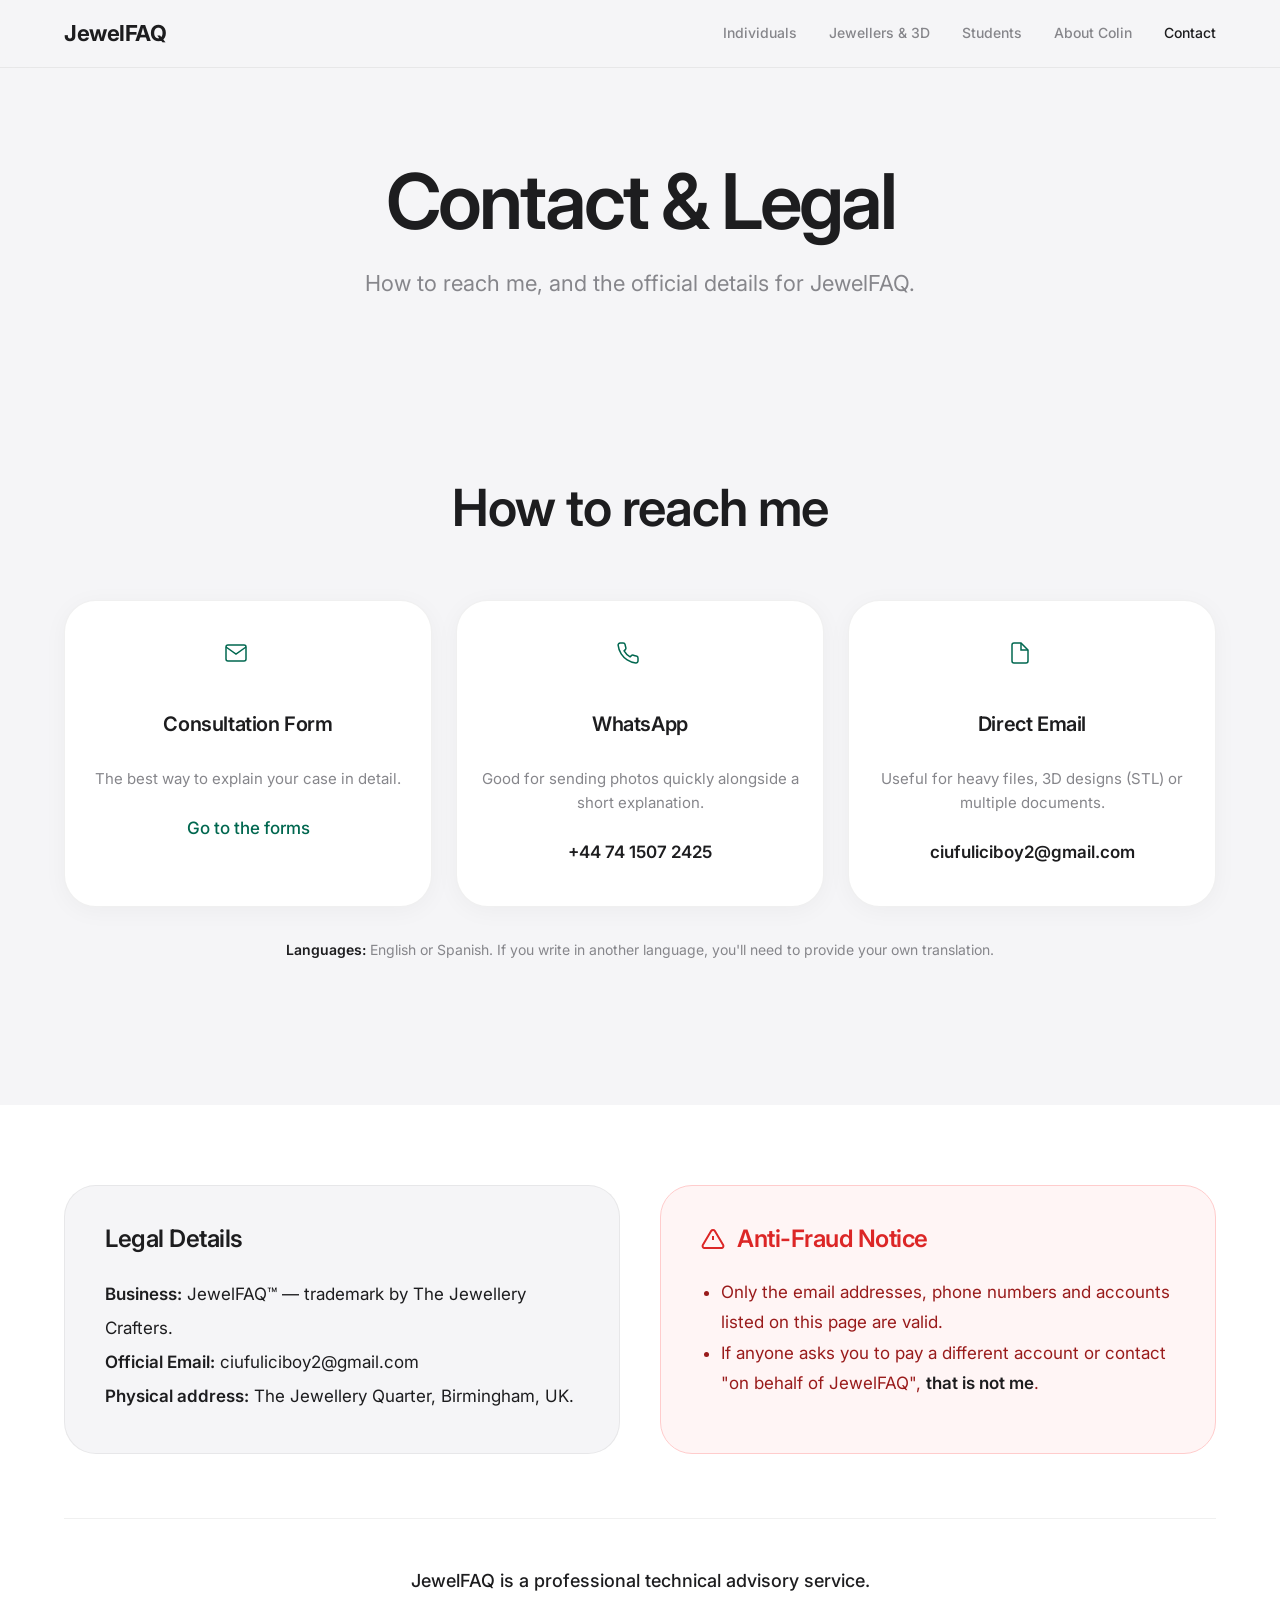
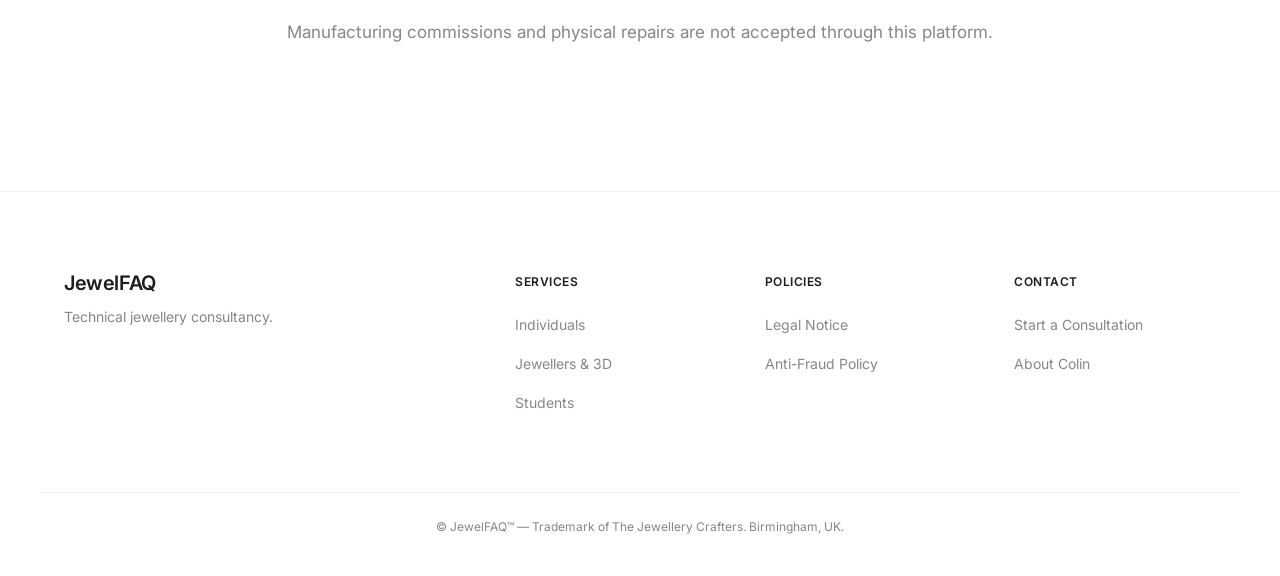
<file: contacto.html>
<!DOCTYPE html>
<html lang="en">

<head>
    <meta charset="UTF-8">
    <meta name="viewport" content="width=device-width, initial-scale=1.0">
    <title>Contact &amp; Legal - JewelFAQ</title>
    <meta name="description" content="How to reach Colin at JewelFAQ. Legal details and anti-fraud notice.">
    <link rel="stylesheet" href="assets/css/style.css">
</head>

<body>

    <header class="site-header">
        <div class="container header-container">
            <a href="index.html" class="logo">JewelFAQ</a>
            <nav class="nav-desktop">
                <a href="particulares.html">Individuals</a>
                <a href="joyeros-3d.html">Jewellers &amp; 3D</a>
                <a href="estudiantes.html">Students</a>
                <a href="sobre-mi.html">About Colin</a>
                <a href="contacto.html" class="active">Contact</a>
            </nav>
            <button class="burger-btn" id="burger-btn" aria-label="Open menu">
                <svg viewBox="0 0 24 24" fill="none" stroke="currentColor" stroke-width="2">
                    <path d="M4 6h16M4 12h16M4 18h16" stroke-linecap="round" />
                </svg>
            </button>
        </div>
    </header>

    <div class="mobile-menu" id="mobile-menu">
        <button class="mobile-menu-close" id="mobile-menu-close">&times;</button>
        <a href="particulares.html">Individuals</a>
        <a href="joyeros-3d.html">Jewellers &amp; 3D</a>
        <a href="estudiantes.html">Students</a>
        <a href="sobre-mi.html">About Colin</a>
        <a href="contacto.html">Contact</a>
    </div>

    <main>
        <section class="reveal" style="padding-top: 160px; padding-bottom: 60px;">
            <div class="container text-center">
                <h1 style="max-width: 900px; margin: 0 auto 24px;">Contact &amp; Legal</h1>
                <p class="lead" style="margin: 0 auto;">How to reach me, and the official details for JewelFAQ.</p>
            </div>
        </section>

        <!-- How to contact -->
        <section>
            <div class="container reveal">
                <h2 class="text-center" style="margin-bottom: 64px;">How to reach me</h2>

                <div class="bento-grid col-3" style="gap: 24px;">
                    <div class="bento-card text-center" style="padding: 40px 24px;">
                        <svg width="48" height="48" fill="none" stroke="currentColor" stroke-width="1.5"
                            style="margin: 0 auto 24px; color: var(--accent-digital);">
                            <path d="M4 4h16c1.1 0 2 .9 2 2v12c0 1.1-.9 2-2 2H4c-1.1 0-2-.9-2-2V6c0-1.1.9-2 2-2z">
                            </path>
                            <polyline points="22,6 12,13 2,6"></polyline>
                        </svg>
                        <h3 style="font-size: 20px;">Consultation Form</h3>
                        <p style="font-size: 15px; margin-top: 16px; margin-bottom: 24px;">The best way to explain your case in detail.</p>
                        <a href="particulares.html" class="text-link">Go to the forms</a>
                    </div>

                    <div class="bento-card text-center" style="padding: 40px 24px;">
                        <svg width="48" height="48" fill="none" stroke="currentColor" stroke-width="1.5"
                            style="margin: 0 auto 24px; color: var(--accent-digital);">
                            <path
                                d="M22 16.92v3a2 2 0 0 1-2.18 2 19.79 19.79 0 0 1-8.63-3.07 19.5 19.5 0 0 1-6-6 19.79 19.79 0 0 1-3.07-8.67A2 2 0 0 1 4.11 2h3a2 2 0 0 1 2 1.72 12.84 12.84 0 0 0 .7 2.81 2 2 0 0 1-.45 2.11L8.09 9.91a16 16 0 0 0 6 6l1.27-1.27a2 2 0 0 1 2.11-.45 12.84 12.84 0 0 0 2.81.7A2 2 0 0 1 22 16.92z">
                            </path>
                        </svg>
                        <h3 style="font-size: 20px;">WhatsApp</h3>
                        <p style="font-size: 15px; margin-top: 16px; margin-bottom: 24px;">Good for sending photos quickly alongside a short explanation.</p>
                        <a href="tel:+447415072425" class="text-link"
                            style="color: var(--text-main); font-weight: 600;">+44 74 1507 2425</a>
                    </div>

                    <div class="bento-card text-center" style="padding: 40px 24px;">
                        <svg width="48" height="48" fill="none" stroke="currentColor" stroke-width="1.5"
                            style="margin: 0 auto 24px; color: var(--accent-digital);">
                            <path d="M13 2H6a2 2 0 0 0-2 2v16a2 2 0 0 0 2 2h12a2 2 0 0 0 2-2V9z"></path>
                            <polyline points="13 2 13 9 20 9"></polyline>
                        </svg>
                        <h3 style="font-size: 20px;">Direct Email</h3>
                        <p style="font-size: 15px; margin-top: 16px; margin-bottom: 24px;">Useful for heavy files, 3D designs (STL) or multiple documents.</p>
                        <a href="mailto:ciufuliciboy2@gmail.com" class="text-link"
                            style="color: var(--text-main); font-weight: 600;">ciufuliciboy2@gmail.com</a>
                    </div>
                </div>

                <div class="text-center" style="margin-top: 32px;">
                    <p style="font-size: 14px; color: var(--text-muted);"><strong>Languages:</strong> English or Spanish. If you write in another language, you'll need to provide your own translation.</p>
                </div>
            </div>
        </section>

        <!-- Legal & Anti-fraud -->
        <section style="background-color: var(--bg-surface); padding: 80px 0 120px;">
            <div class="container reveal">
                <div class="bento-grid" style="gap: 40px;">

                    <!-- Legal -->
                    <div class="bento-card"
                        style="box-shadow: none; border: 1px solid var(--border-subtle); background: var(--bg-body);">
                        <h3 style="margin-bottom: 24px;">Legal Details</h3>
                        <ul style="list-style: none; padding: 0; line-height: 2;">
                            <li><strong>Business:</strong> JewelFAQ&#8482; &mdash; trademark by The Jewellery Crafters.</li>
                            <li><strong>Official Email:</strong> ciufuliciboy2@gmail.com</li>
                            <li><strong>Physical address:</strong> The Jewellery Quarter, Birmingham, UK.</li>
                        </ul>
                    </div>

                    <!-- Anti-fraud -->
                    <div class="bento-card" style="box-shadow: none; border: 1px solid #ffcccc; background: #fff5f5;">
                        <h3 style="color: #dc2626; margin-bottom: 24px; display: flex; align-items: center; gap: 12px;">
                            <svg width="24" height="24" fill="none" stroke="currentColor" stroke-width="2">
                                <path
                                    d="M10.29 3.86L1.82 18a2 2 0 0 0 1.71 3h16.94a2 2 0 0 0 1.71-3L13.71 3.86a2 2 0 0 0-3.42 0z">
                                </path>
                                <line x1="12" y1="9" x2="12" y2="13"></line>
                                <line x1="12" y1="17" x2="12.01" y2="17"></line>
                            </svg>
                            Anti-Fraud Notice
                        </h3>
                        <ul style="color: #991b1b; padding-left: 20px; line-height: 1.8;">
                            <li>Only the email addresses, phone numbers and accounts listed on this page are valid.</li>
                            <li>If anyone asks you to pay a different account or contact "on behalf of JewelFAQ", <strong>that is not me</strong>.</li>
                        </ul>
                    </div>

                </div>

                <div class="text-center"
                    style="margin-top: 64px; border-top: 1px solid var(--border-subtle); padding-top: 48px;">
                    <p style="font-weight: 500; color: var(--text-main); font-size: 18px;">JewelFAQ is a professional technical advisory service.</p>
                    <p style="color: var(--text-muted); margin-top: 8px;">Manufacturing commissions and physical repairs are not accepted through this platform.</p>
                </div>
            </div>
        </section>

    </main>

    <footer class="site-footer">
        <div class="container footer-grid">
            <div class="footer-brand">
                <h4>JewelFAQ</h4>
                <p style="color: var(--text-muted); font-size: 14px;">Technical jewellery consultancy.</p>
            </div>
            <div class="footer-col">
                <h5>Services</h5>
                <ul>
                    <li><a href="particulares.html">Individuals</a></li>
                    <li><a href="joyeros-3d.html">Jewellers &amp; 3D</a></li>
                    <li><a href="estudiantes.html">Students</a></li>
                </ul>
            </div>
            <div class="footer-col">
                <h5>Policies</h5>
                <ul>
                    <li><a href="contacto.html">Legal Notice</a></li>
                    <li><a href="contacto.html">Anti-Fraud Policy</a></li>
                </ul>
            </div>
            <div class="footer-col">
                <h5>Contact</h5>
                <ul>
                    <li><a href="particulares.html">Start a Consultation</a></li>
                    <li><a href="sobre-mi.html">About Colin</a></li>
                </ul>
            </div>
        </div>
        <div class="container footer-bottom">
            &copy; JewelFAQ&#8482; &mdash; Trademark of The Jewellery Crafters. Birmingham, UK.
        </div>
    </footer>

    <script src="assets/js/script.js"></script>
</body>

</html>
</file>
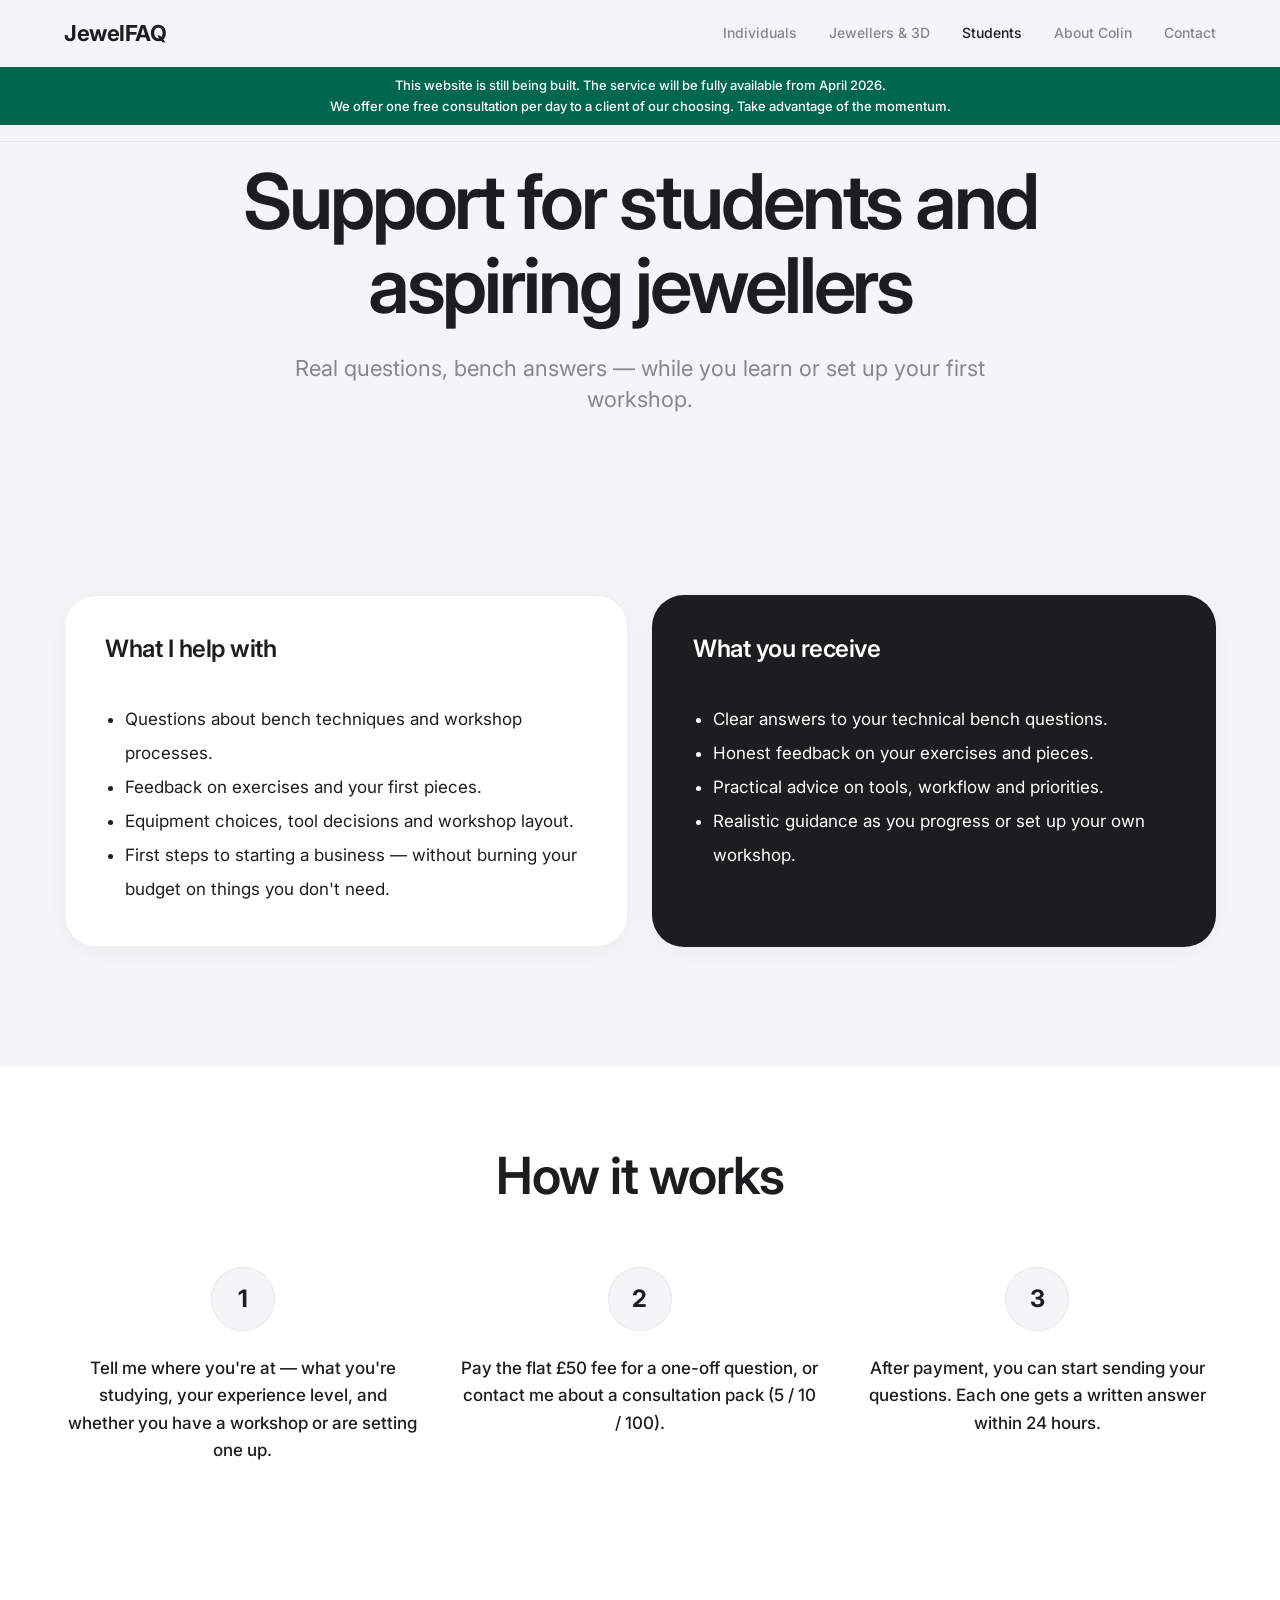
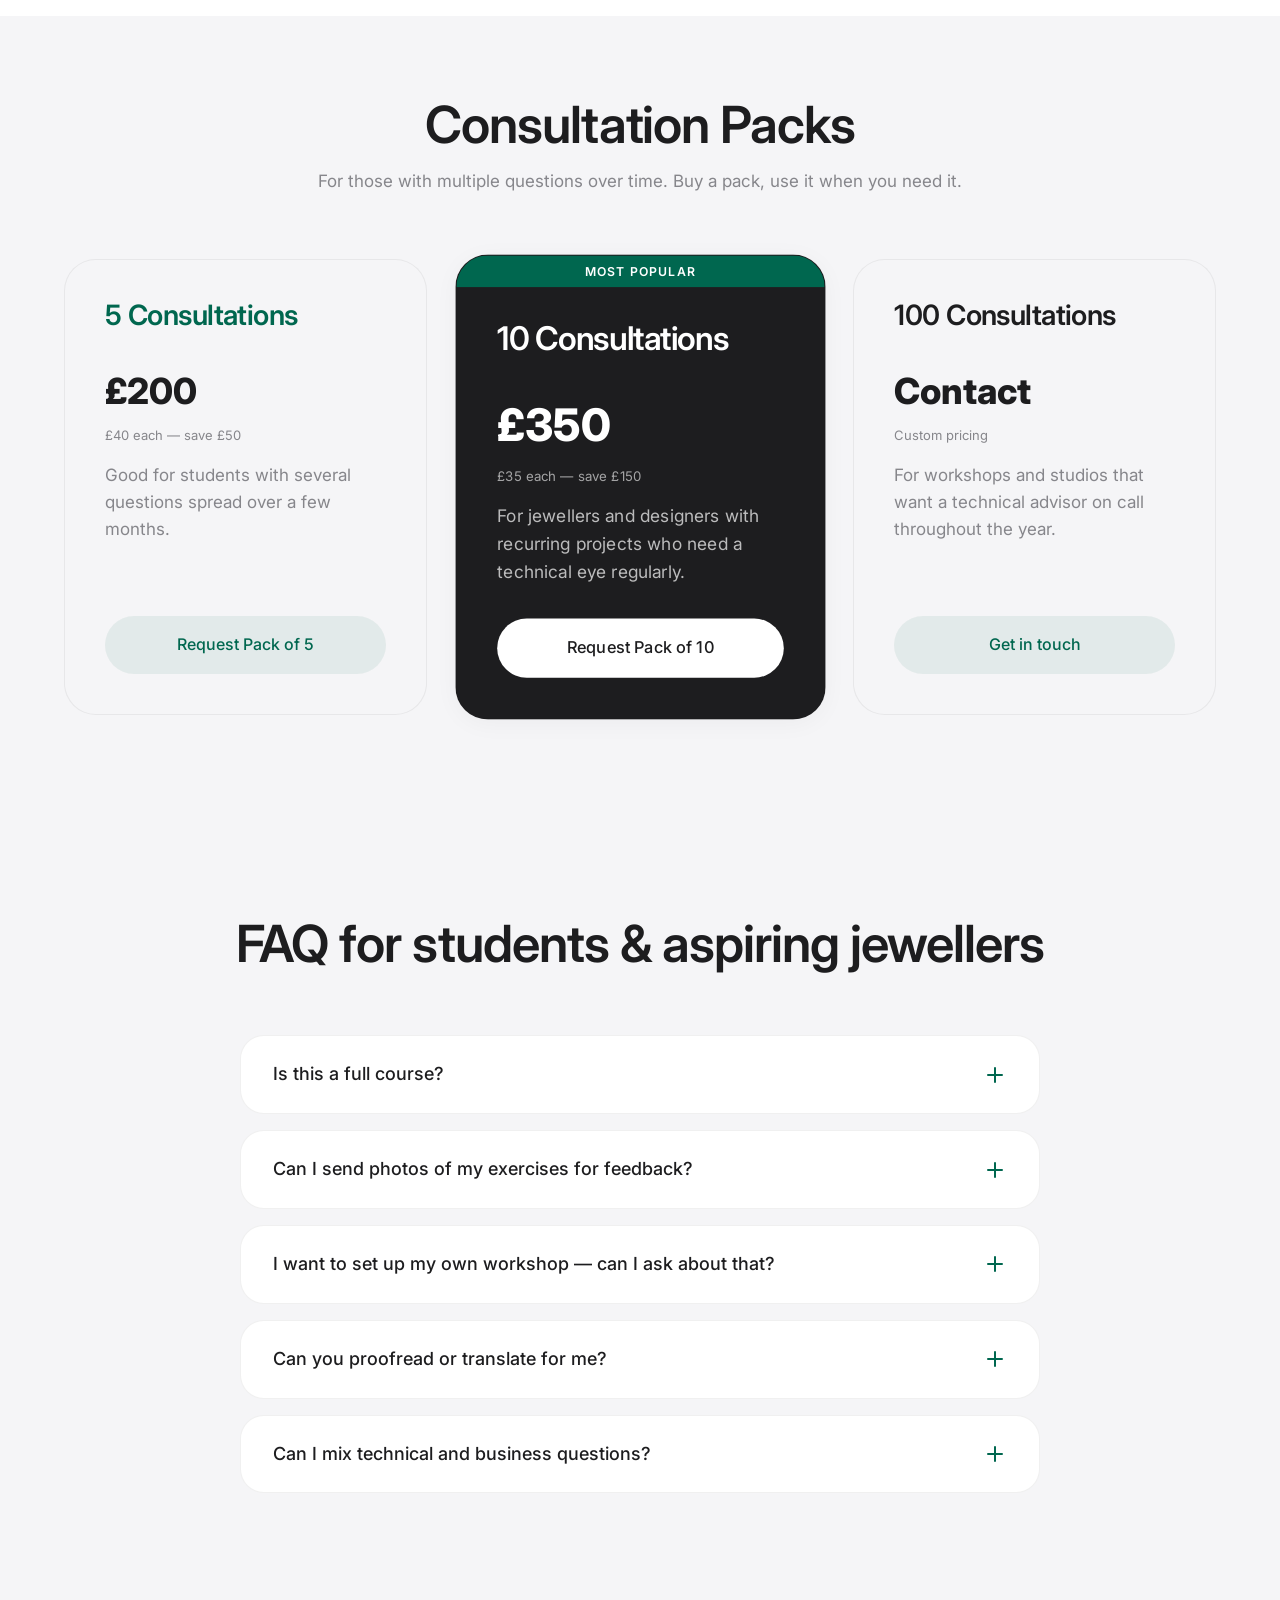
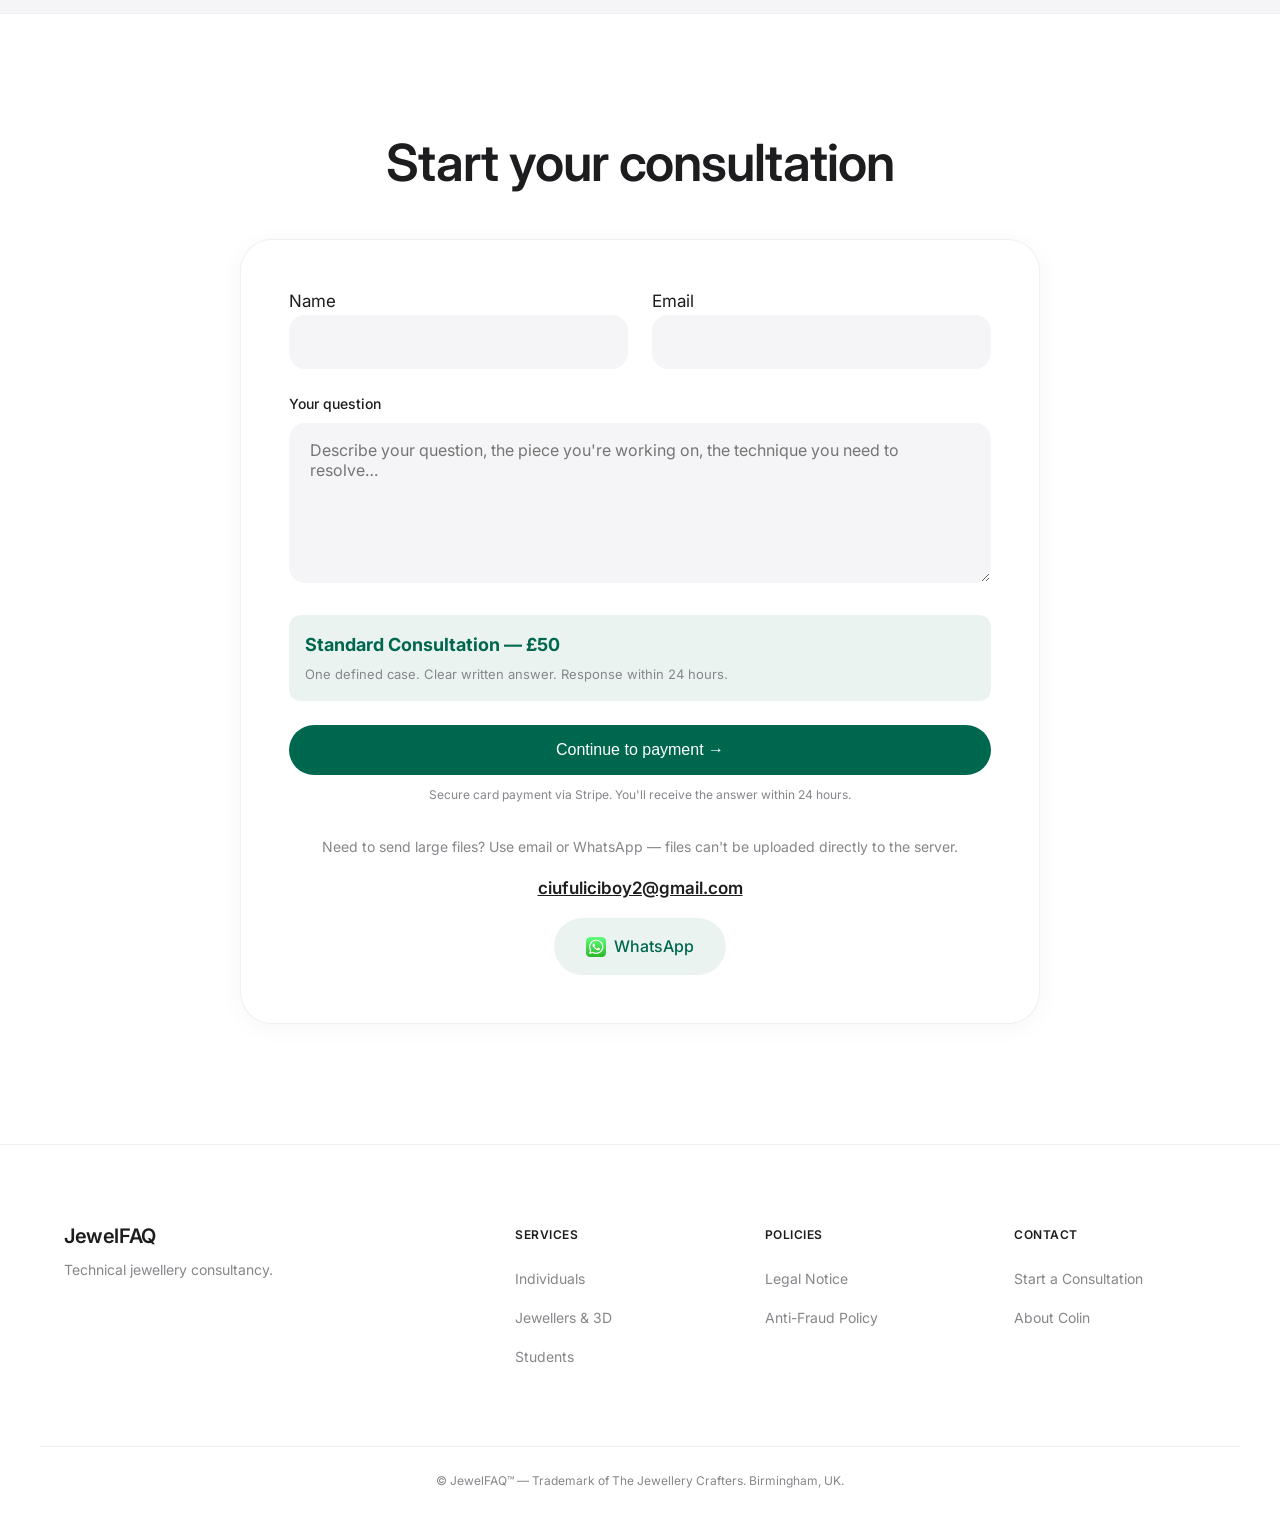
<file: estudiantes.html>
<!DOCTYPE html>
<html lang="en">

<head>
    <meta charset="UTF-8">
    <meta name="viewport" content="width=device-width, initial-scale=1.0">
    <title>Students &amp; Aspiring Jewellers - JewelFAQ</title>
    <meta name="description"
        content="Real questions, bench answers — while you learn or set up your first workshop.">
    <link rel="stylesheet" href="assets/css/style.css">
</head>

<body>

    <header class="site-header">
        <div class="container header-container">
            <a href="index.html" class="logo">JewelFAQ</a>
            <nav class="nav-desktop">
                <a href="particulares.html">Individuals</a>
                <a href="joyeros-3d.html">Jewellers &amp; 3D</a>
                <a href="estudiantes.html" class="active">Students</a>
                <a href="sobre-mi.html">About Colin</a>
                <a href="contacto.html">Contact</a>
            </nav>
            <button class="burger-btn" id="burger-btn" aria-label="Open menu">
                <svg viewBox="0 0 24 24" fill="none" stroke="currentColor" stroke-width="2">
                    <path d="M4 6h16M4 12h16M4 18h16" stroke-linecap="round" />
                </svg>
            </button>
        </div>
        <div
            style="background-color: var(--accent-digital); color: #FFF; text-align: center; font-size: 13px; font-weight: 500; padding: 8px 16px; margin-top: 16px;">
            This website is still being built. The service will be fully available from April 2026.<br>
            We offer one free consultation per day to a client of our choosing. Take advantage of the momentum.
        </div>
    </header>

    <div class="mobile-menu" id="mobile-menu">
        <button class="mobile-menu-close" id="mobile-menu-close">&times;</button>
        <a href="particulares.html">Individuals</a>
        <a href="joyeros-3d.html">Jewellers &amp; 3D</a>
        <a href="estudiantes.html">Students</a>
        <a href="sobre-mi.html">About Colin</a>
        <a href="contacto.html">Contact</a>
    </div>

    <main>
        <section style="padding-top: 160px; padding-bottom: 60px;">
            <div class="container text-center reveal">
                <h1 style="max-width: 900px; margin: 0 auto 24px;">Support for students and aspiring jewellers</h1>
                <p class="lead" style="margin: 0 auto;">
                    Real questions, bench answers — while you learn or set up your first workshop.
                </p>
            </div>
        </section>

        <!-- What I solve VS What you get -->
        <section>
            <div class="container reveal">
                <div class="bento-grid">

                    <div class="bento-card">
                        <h3 class="color-accent">What I help with</h3>
                        <ul style="margin-top: 24px; padding-left: 20px; color: var(--text-main); line-height: 2;">
                            <li>Questions about bench techniques and workshop processes.</li>
                            <li>Feedback on exercises and your first pieces.</li>
                            <li>Equipment choices, tool decisions and workshop layout.</li>
                            <li>First steps to starting a business — without burning your budget on things you don't need.</li>
                        </ul>
                    </div>

                    <div class="bento-card dark">
                        <h3>What you receive</h3>
                        <ul style="margin-top: 24px; padding-left: 20px; line-height: 2;">
                            <li>Clear answers to your technical bench questions.</li>
                            <li>Honest feedback on your exercises and pieces.</li>
                            <li>Practical advice on tools, workflow and priorities.</li>
                            <li>Realistic guidance as you progress or set up your own workshop.</li>
                        </ul>
                    </div>

                </div>
            </div>
        </section>

        <!-- How it works -->
        <section style="background-color: var(--bg-surface); padding: 80px 0;">
            <div class="container reveal">
                <h2 class="text-center" style="margin-bottom: 64px;">How it works</h2>

                <div class="bento-grid col-3" style="gap: 40px; margin-bottom: 48px;">
                    <div style="text-align: center;">
                        <div
                            style="width: 64px; height: 64px; border-radius: 50%; background: var(--bg-body); border: 1px solid var(--border-subtle); color: var(--text-main); display: flex; align-items: center; justify-content: center; font-size: 24px; font-weight: 700; margin: 0 auto 24px;">
                            1</div>
                        <p style="color: var(--text-main); font-weight: 500;">Tell me where you're at — what you're studying, your experience level, and whether you have a workshop or are setting one up.</p>
                    </div>
                    <div style="text-align: center;">
                        <div
                            style="width: 64px; height: 64px; border-radius: 50%; background: var(--bg-body); border: 1px solid var(--border-subtle); color: var(--text-main); display: flex; align-items: center; justify-content: center; font-size: 24px; font-weight: 700; margin: 0 auto 24px;">
                            2</div>
                        <p style="color: var(--text-main); font-weight: 500;">Pay the flat £50 fee for a one-off question, or contact me about a consultation pack (5 / 10 / 100).</p>
                    </div>
                    <div style="text-align: center;">
                        <div
                            style="width: 64px; height: 64px; border-radius: 50%; background: var(--bg-body); border: 1px solid var(--border-subtle); color: var(--text-main); display: flex; align-items: center; justify-content: center; font-size: 24px; font-weight: 700; margin: 0 auto 24px;">
                            3</div>
                        <p style="color: var(--text-main); font-weight: 500;">After payment, you can start sending your questions. Each one gets a written answer within 24 hours.</p>
                    </div>
                </div>
            </div>
        </section>

        <!-- Consultation Packs -->
        <section style="padding: 80px 0;">
            <div class="container reveal">
                <h2 class="text-center" style="margin-bottom: 16px;">Consultation Packs</h2>
                <p class="text-center" style="color: var(--text-muted); margin-bottom: 64px;">For those with multiple questions over time. Buy a pack, use it when you need it.</p>

                <div class="bento-grid col-3" style="gap: 32px;">

                    <div class="bento-card"
                        style="box-shadow: none; border: 1px solid var(--border-subtle); background: var(--bg-body);">
                        <h3 style="color: var(--accent-digital); font-size: 28px;">5 Consultations</h3>
                        <div style="font-size: 36px; font-weight: 800; color: var(--text-main); margin: 16px 0 4px;">£200</div>
                        <p style="color: var(--text-muted); font-size: 13px; margin-bottom: 16px;">£40 each — save £50</p>
                        <p style="margin-top: 0; margin-bottom: 32px;">Good for students with several questions spread over a few months.</p>
                        <div style="margin-top: auto;">
                            <a href="contacto.html" class="btn btn-secondary text-center"
                                style="width: 100%;">Request Pack of 5</a>
                        </div>
                    </div>

                    <div class="bento-card dark" style="transform: scale(1.02); z-index: 10;">
                        <div
                            style="position: absolute; top:0; left: 0; right: 0; background: var(--accent-digital); color: #FFF; text-align: center; font-size: 12px; font-weight: 600; text-transform: uppercase; letter-spacing: 1px; padding: 6px;">
                            Most Popular</div>
                        <h3 style="color: #FFF; font-size: 32px; margin-top: 24px;">10 Consultations</h3>
                        <div style="font-size: 44px; font-weight: 800; color: #FFF; margin: 16px 0 4px;">£350</div>
                        <p style="color: rgba(255,255,255,0.6); font-size: 13px; margin-bottom: 16px;">£35 each — save £150</p>
                        <p style="margin-top: 0; margin-bottom: 32px; color: rgba(255,255,255,0.7);">For jewellers and designers with recurring projects who need a technical eye regularly.</p>
                        <div style="margin-top: auto;">
                            <a href="contacto.html" class="btn btn-primary text-center"
                                style="width: 100%; background-color: #FFF; color: var(--text-main);">Request Pack of 10</a>
                        </div>
                    </div>

                    <div class="bento-card"
                        style="box-shadow: none; border: 1px solid var(--border-subtle); background: var(--bg-body);">
                        <h3 style="color: var(--text-main); font-size: 28px;">100 Consultations</h3>
                        <div style="font-size: 36px; font-weight: 800; color: var(--text-main); margin: 16px 0 4px;">Contact</div>
                        <p style="color: var(--text-muted); font-size: 13px; margin-bottom: 16px;">Custom pricing</p>
                        <p style="margin-top: 0; margin-bottom: 32px;">For workshops and studios that want a technical advisor on call throughout the year.</p>
                        <div style="margin-top: auto;">
                            <a href="contacto.html" class="btn btn-secondary text-center"
                                style="width: 100%;">Get in touch</a>
                        </div>
                    </div>

                </div>
            </div>
        </section>

        <!-- FAQ -->
        <section>
            <div class="container reveal">
                <h2 class="text-center" style="margin-bottom: 64px;">FAQ for students &amp; aspiring jewellers</h2>
                <div class="faq-grid">

                    <div class="accordion">
                        <div class="accordion-header">
                            Is this a full course?
                            <svg class="accordion-icon" viewBox="0 0 24 24" fill="none" stroke="currentColor"
                                stroke-width="2">
                                <path d="M12 5v14M5 12h14" stroke-linecap="round" />
                            </svg>
                        </div>
                        <div class="accordion-content">
                            <p style="margin-top: 16px;">No. It's not a school or a structured programme. It's support and concrete answers as you move forward.</p>
                        </div>
                    </div>

                    <div class="accordion">
                        <div class="accordion-header">
                            Can I send photos of my exercises for feedback?
                            <svg class="accordion-icon" viewBox="0 0 24 24" fill="none" stroke="currentColor"
                                stroke-width="2">
                                <path d="M12 5v14M5 12h14" stroke-linecap="round" />
                            </svg>
                        </div>
                        <div class="accordion-content">
                            <p style="margin-top: 16px;">Yes. Send me photos of your first pieces or assemblies and I'll tell you where the real technical issues are.</p>
                        </div>
                    </div>

                    <div class="accordion">
                        <div class="accordion-header">
                            I want to set up my own workshop — can I ask about that?
                            <svg class="accordion-icon" viewBox="0 0 24 24" fill="none" stroke="currentColor"
                                stroke-width="2">
                                <path d="M12 5v14M5 12h14" stroke-linecap="round" />
                            </svg>
                        </div>
                        <div class="accordion-content">
                            <p style="margin-top: 16px;">Yes. You can ask about how to get started, what equipment to prioritise, how to organise your bench and what the real first steps are to start working or opening your own business.</p>
                        </div>
                    </div>

                    <div class="accordion">
                        <div class="accordion-header">
                            Can you proofread or translate for me?
                            <svg class="accordion-icon" viewBox="0 0 24 24" fill="none" stroke="currentColor"
                                stroke-width="2">
                                <path d="M12 5v14M5 12h14" stroke-linecap="round" />
                            </svg>
                        </div>
                        <div class="accordion-content">
                            <p style="margin-top: 16px;">No. I work in English or Spanish only. If you need another language, you'll need to use your own translator.</p>
                        </div>
                    </div>

                    <div class="accordion">
                        <div class="accordion-header">
                            Can I mix technical and business questions?
                            <svg class="accordion-icon" viewBox="0 0 24 24" fill="none" stroke="currentColor"
                                stroke-width="2">
                                <path d="M12 5v14M5 12h14" stroke-linecap="round" />
                            </svg>
                        </div>
                        <div class="accordion-content">
                            <p style="margin-top: 16px;">Yes, as long as they relate to jewellery, the bench or the workshop. I don't do general life coaching or topics outside the craft.</p>
                        </div>
                    </div>

                </div>
            </div>
        </section>

        <!-- FORM -->
        <section
            style="background-color: var(--bg-surface); border-top: 1px solid var(--border-subtle); padding-bottom: 120px;">
            <div class="container reveal">
                <h2 class="text-center" style="margin-bottom: 48px;">Start your consultation</h2>

                <div id="form-error-banner" style="display:none; background:#fee2e2; color:#991b1b; border-radius:8px; padding:12px 16px; margin-bottom:20px; font-weight:600;"></div>

                <div class="form-bento">
                    <form action="checkout.php" method="POST">
                        <input type="hidden" name="form_type" value="estudiantes">
                        <input type="hidden" name="tier" value="estandar">

                        <div class="bento-grid" style="gap: 24px; margin-bottom: 24px;">
                            <div>
                                <label for="name">Name</label>
                                <input type="text" id="name" name="name" required>
                            </div>
                            <div>
                                <label for="email">Email</label>
                                <input type="email" id="email" name="email" required>
                            </div>
                        </div>

                        <div class="form-group">
                            <label for="mensaje">Your question</label>
                            <textarea id="mensaje" name="mensaje" required placeholder="Describe your question, the piece you're working on, the technique you need to resolve…"></textarea>
                        </div>

                        <div style="background: var(--accent-light); border-radius: 12px; padding: 16px; margin-top: 24px;">
                            <div style="font-weight: 700; font-size: 18px; color: var(--accent-digital);">Standard Consultation &mdash; £50</div>
                            <div style="font-size: 13px; color: var(--text-muted); margin-top: 4px;">One defined case. Clear written answer. Response within 24 hours.</div>
                        </div>

                        <button type="submit" class="btn btn-primary" style="width: 100%; margin-top: 24px;">
                            Continue to payment &rarr;
                        </button>
                        <p style="text-align:center; font-size:12px; color:var(--text-muted); margin-top:10px;">
                            Secure card payment via Stripe. You'll receive the answer within 24 hours.
                        </p>
                    </form>

                    <div style="margin-top: 32px; text-align: center;">
                        <p style="color: var(--text-muted); font-size: 14px; margin-bottom: 16px;">
                            Need to send large files? Use email or WhatsApp — files can't be uploaded directly to the server.
                        </p>
                        <p style="margin-bottom: 16px;">
                            <a href="mailto:ciufuliciboy2@gmail.com"
                                style="color: var(--text-main); font-weight: 600; text-decoration: underline;">ciufuliciboy2@gmail.com</a>
                        </p>
                        <a href="tel:+447415072425" class="btn btn-secondary"
                            style="display: inline-flex; align-items: center; justify-content: center; gap: 8px;">
                            <img src="assets/images/whatsapp.svg" alt="WhatsApp" width="20" height="20">
                            WhatsApp
                        </a>
                    </div>
                </div>
            </div>
        </section>
    </main>

    <footer class="site-footer">
        <div class="container footer-grid">
            <div class="footer-brand">
                <h4>JewelFAQ</h4>
                <p style="color: var(--text-muted); font-size: 14px;">Technical jewellery consultancy.</p>
            </div>
            <div class="footer-col">
                <h5>Services</h5>
                <ul>
                    <li><a href="particulares.html">Individuals</a></li>
                    <li><a href="joyeros-3d.html">Jewellers &amp; 3D</a></li>
                    <li><a href="estudiantes.html">Students</a></li>
                </ul>
            </div>
            <div class="footer-col">
                <h5>Policies</h5>
                <ul>
                    <li><a href="contacto.html">Legal Notice</a></li>
                    <li><a href="contacto.html">Anti-Fraud Policy</a></li>
                </ul>
            </div>
            <div class="footer-col">
                <h5>Contact</h5>
                <ul>
                    <li><a href="particulares.html">Start a Consultation</a></li>
                    <li><a href="sobre-mi.html">About Colin</a></li>
                </ul>
            </div>
        </div>
        <div class="container footer-bottom">
            &copy; JewelFAQ&#8482; &mdash; Trademark of The Jewellery Crafters. Birmingham, UK.
        </div>
    </footer>

    <script src="assets/js/script.js"></script>
    <script>
        (function () {
            var p = new URLSearchParams(window.location.search);
            var err = p.get('error');
            if (err) {
                var el = document.getElementById('form-error-banner');
                if (el) { el.textContent = decodeURIComponent(err); el.style.display = 'block'; el.scrollIntoView({ behavior: 'smooth', block: 'center' }); }
            }
        })();
    </script>
</body>

</html>
</file>
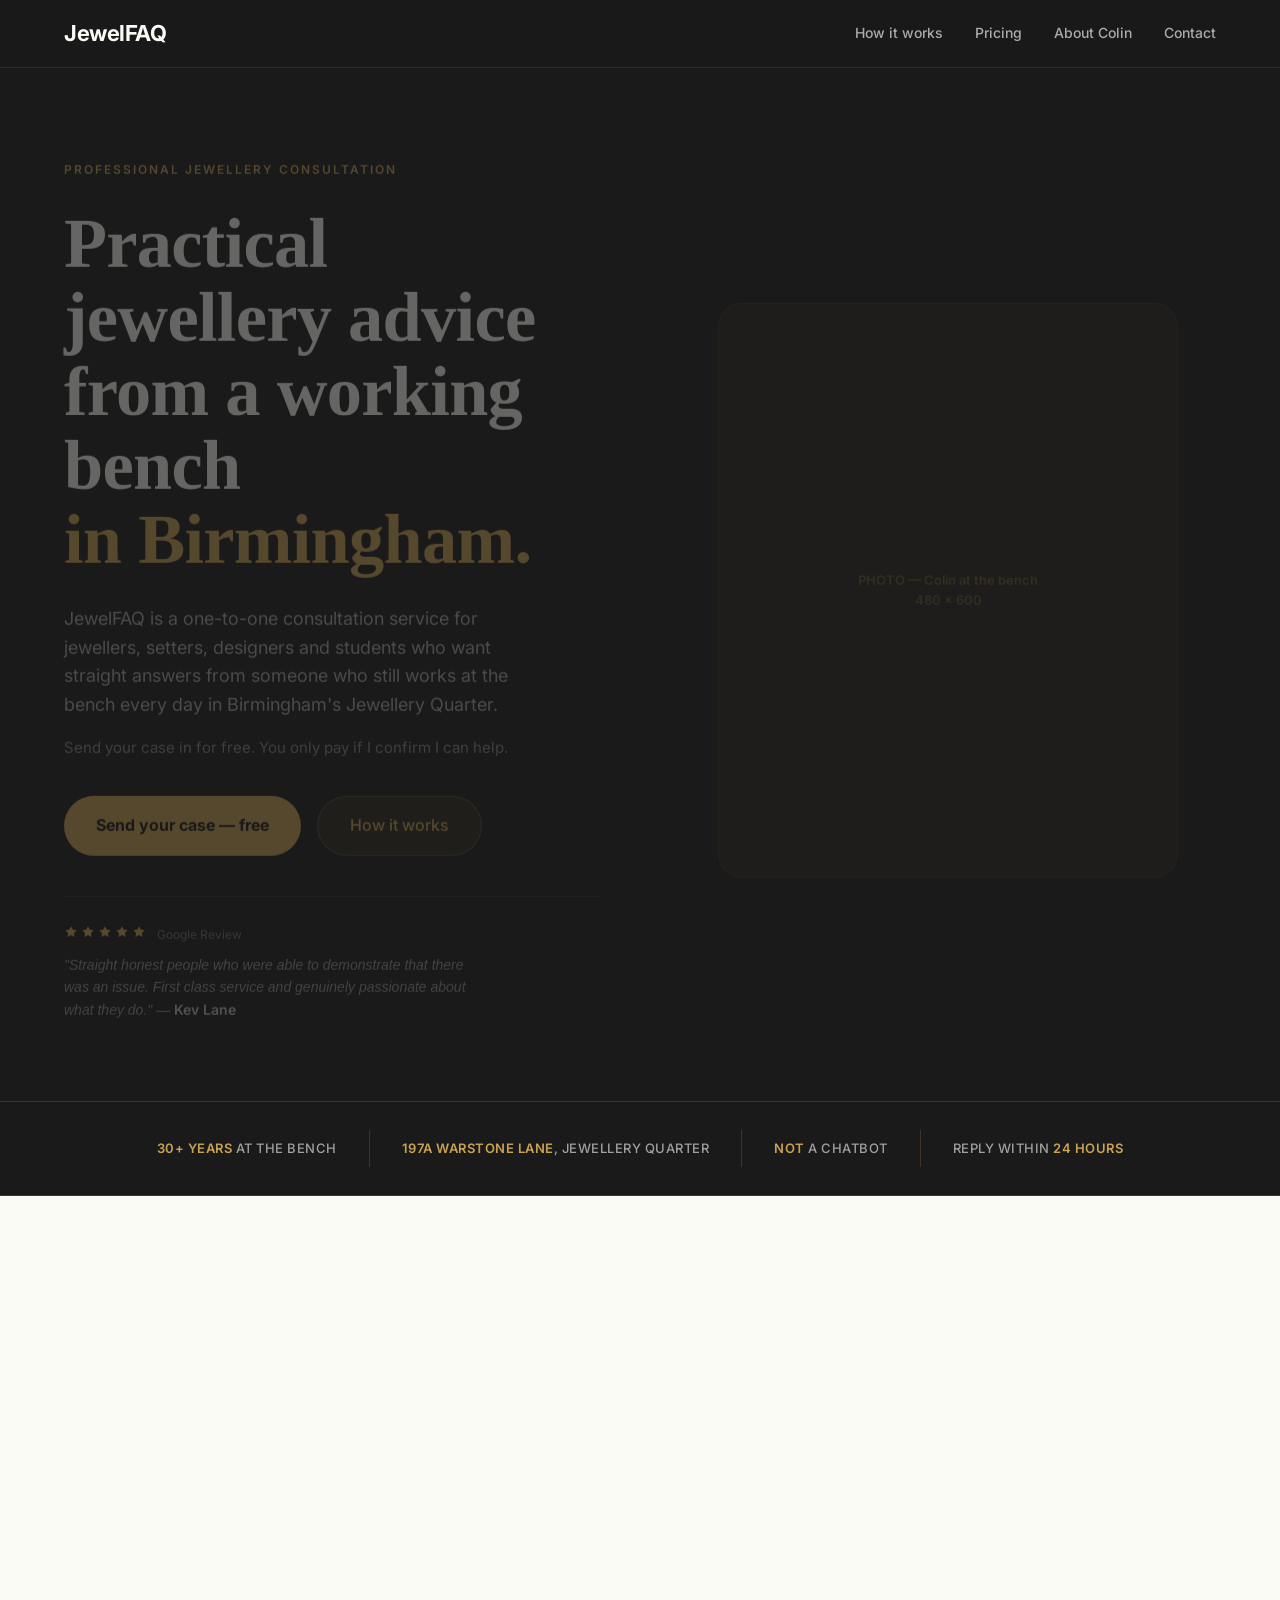
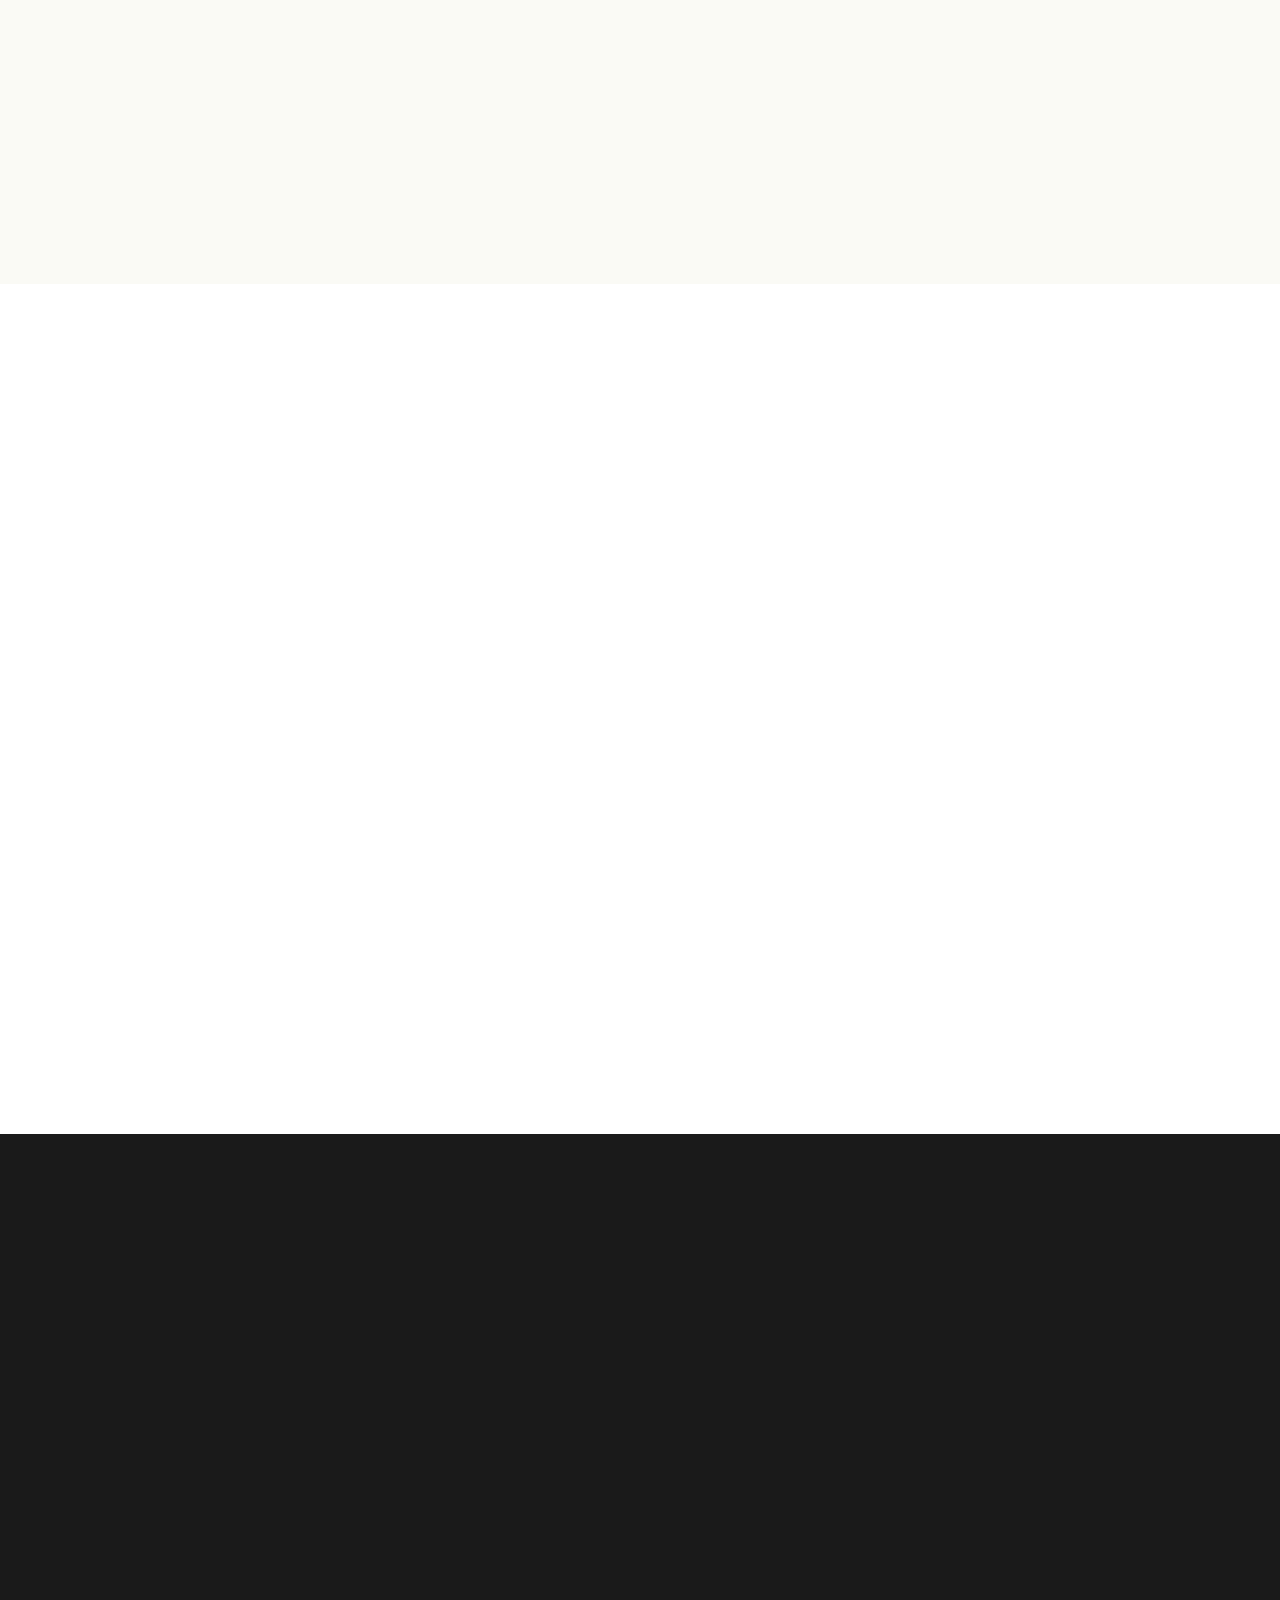
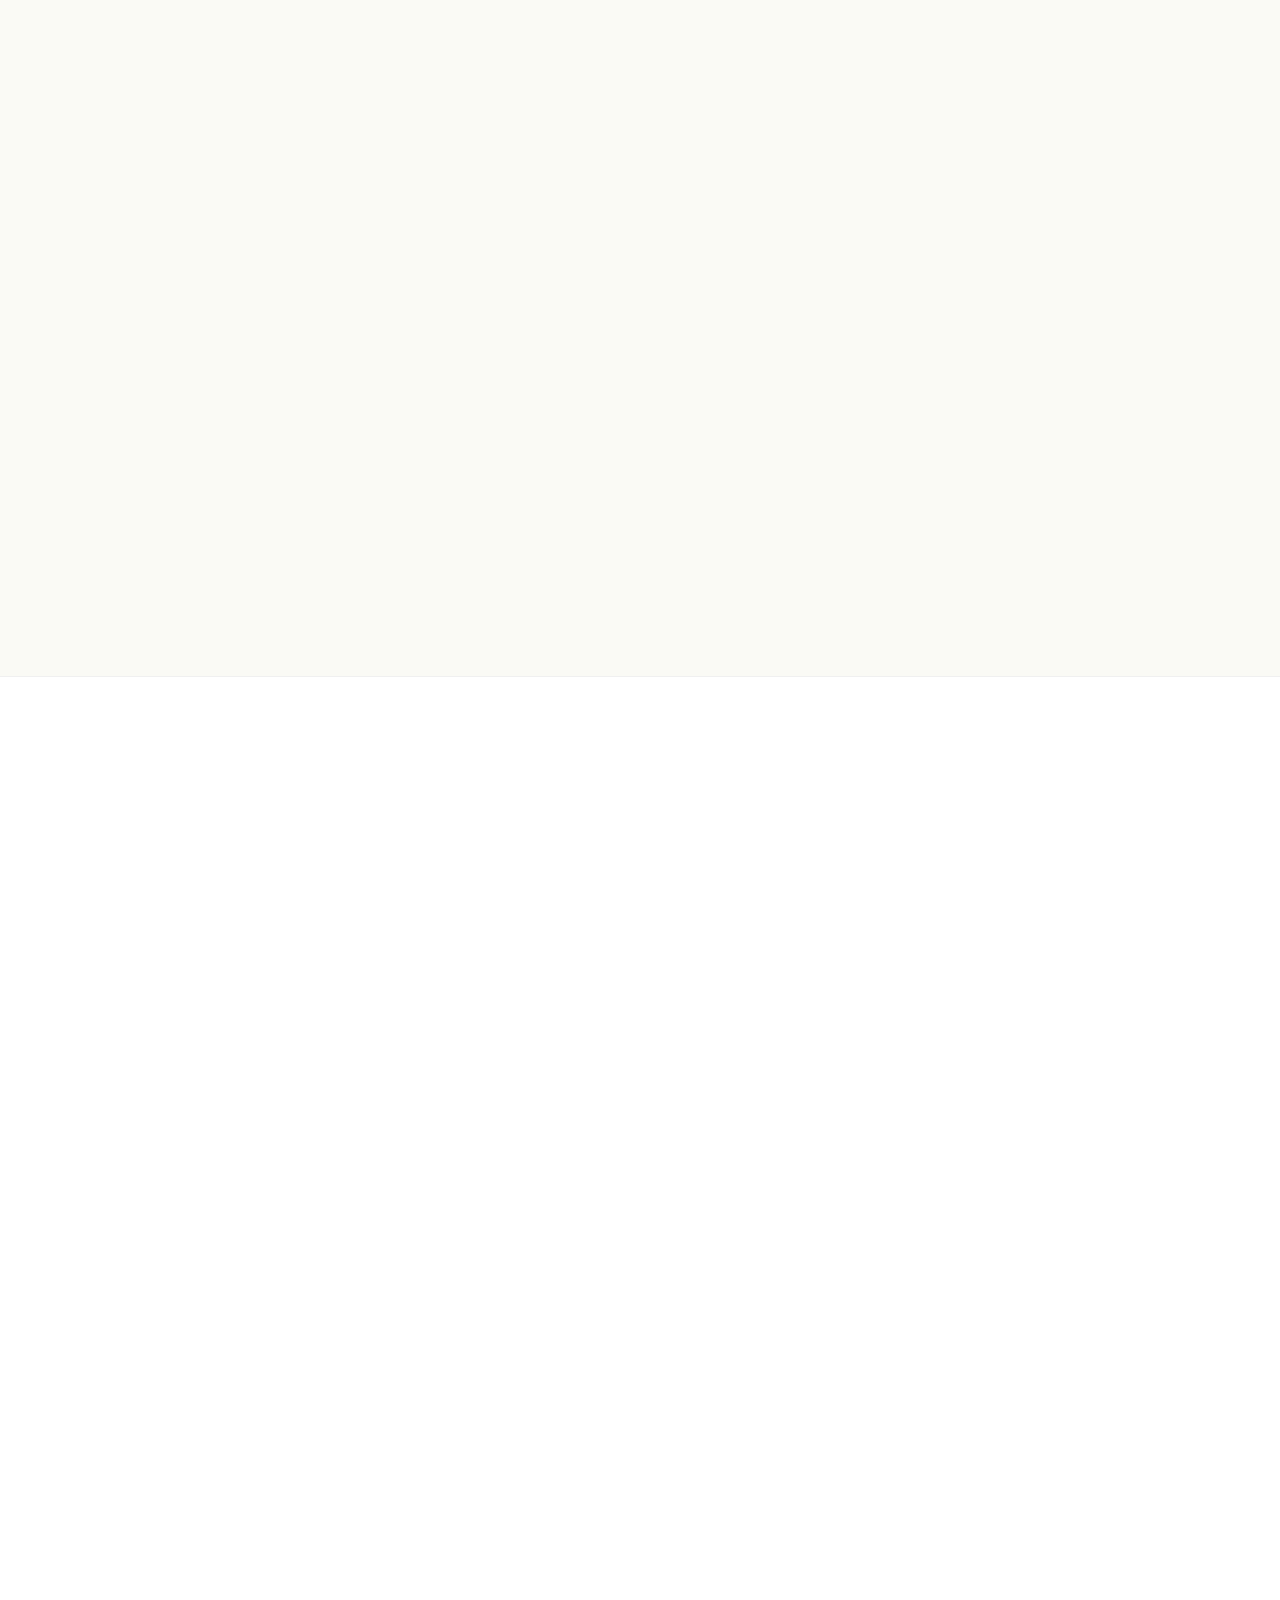
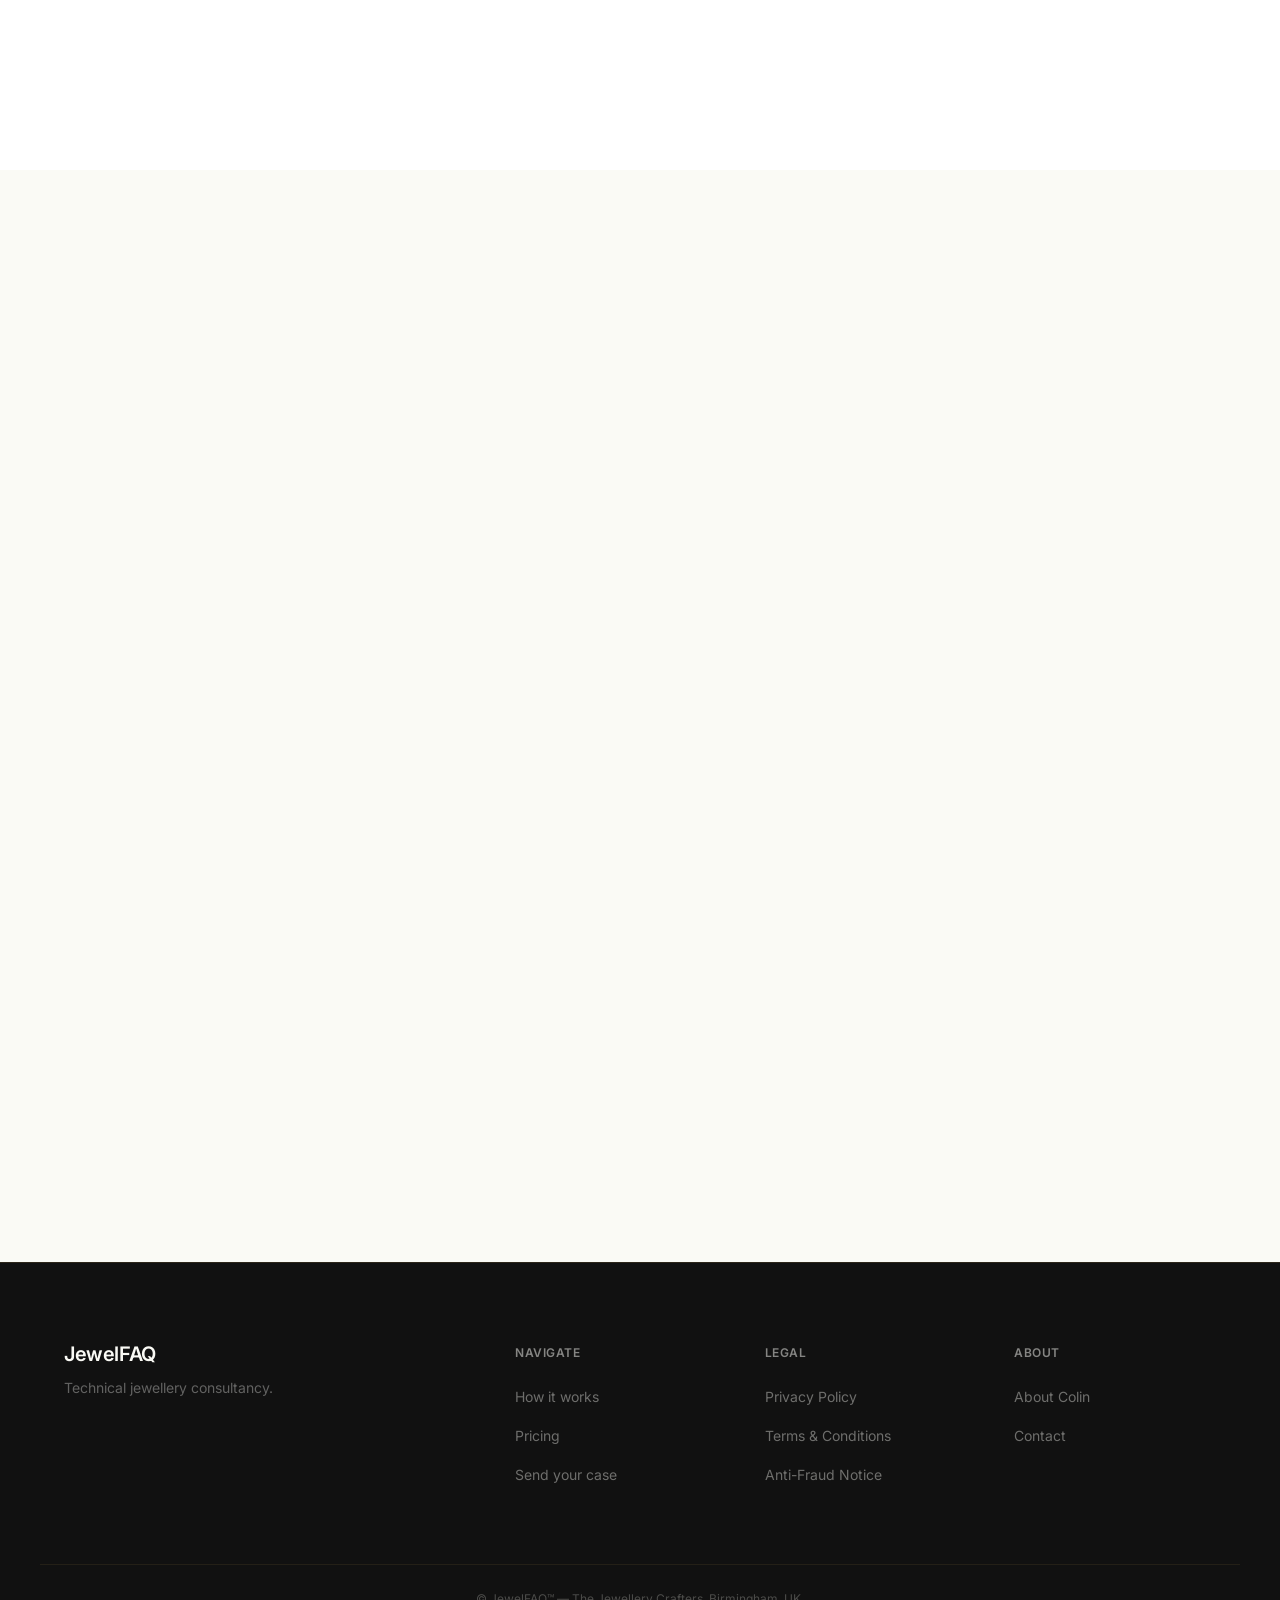
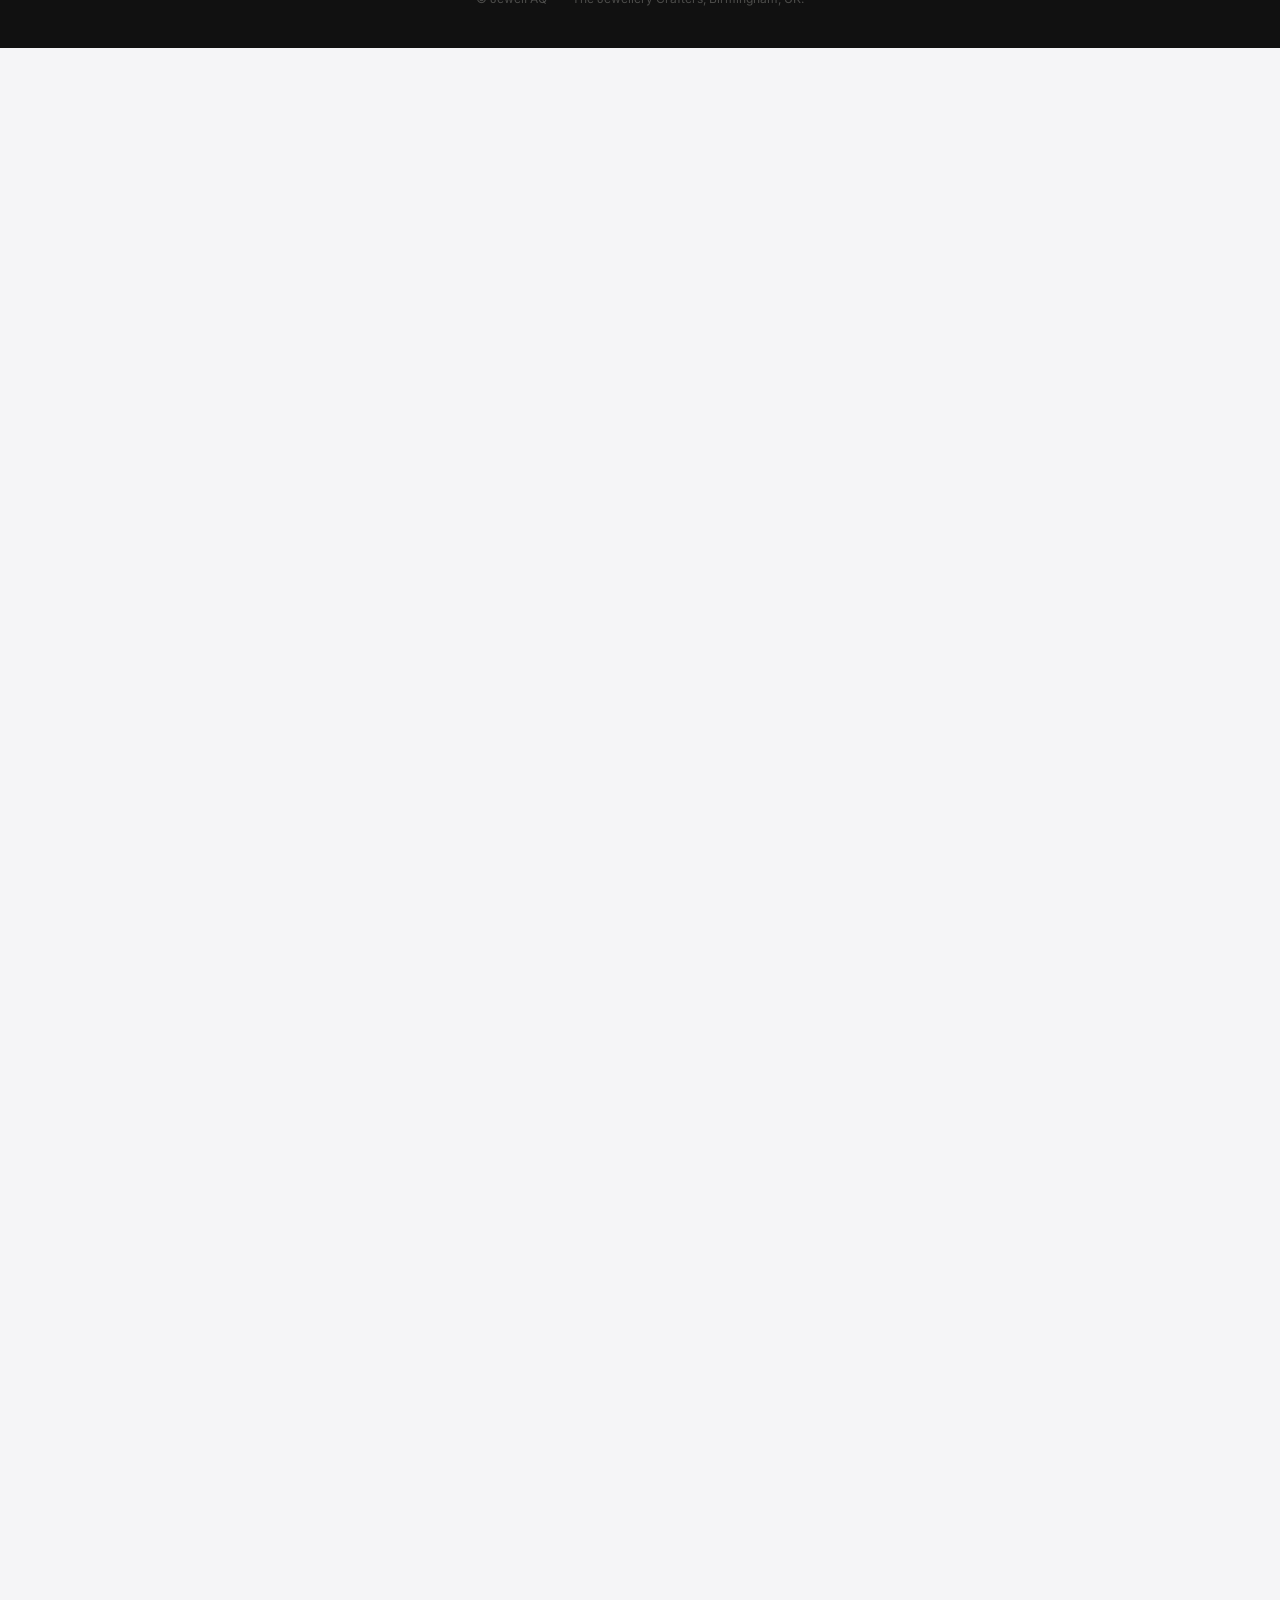
<file: individuals.html>
<!DOCTYPE html>
<html lang="en">
<head>
    <meta charset="UTF-8">
    <meta name="viewport" content="width=device-width, initial-scale=1.0">
    <title>JewelFAQ</title>
    <meta http-equiv="refresh" content="0; url=index.html">
    <link rel="stylesheet" href="assets/css/style.css">
</head>
<body>
    <header class="site-header">
        <div class="container header-container">
            <a href="index.html" class="logo">JewelFAQ</a>
            <nav class="nav-desktop">
                <a href="index.html#how-it-works">How it works</a>
                <a href="pricing.html">Pricing</a>
                <a href="about.html">About Colin</a>
                <a href="contact.html">Contact</a>
            </nav>
        </div>
    </header>
    <main>
        <section style="padding-top: 160px; padding-bottom: 120px;">
            <div class="container text-center">
                <h1 style="margin-bottom: 24px;">This page has moved</h1>
                <p class="lead" style="margin: 0 auto 36px;">JewelFAQ has been simplified. All services and the consultation form are now on the main page.</p>
                <a href="index.html" class="btn btn-primary">Go to the main site &rarr;</a>
            </div>
        </section>
    </main>
    <script src="assets/js/script.js"></script>
</body>
</html>
</file>
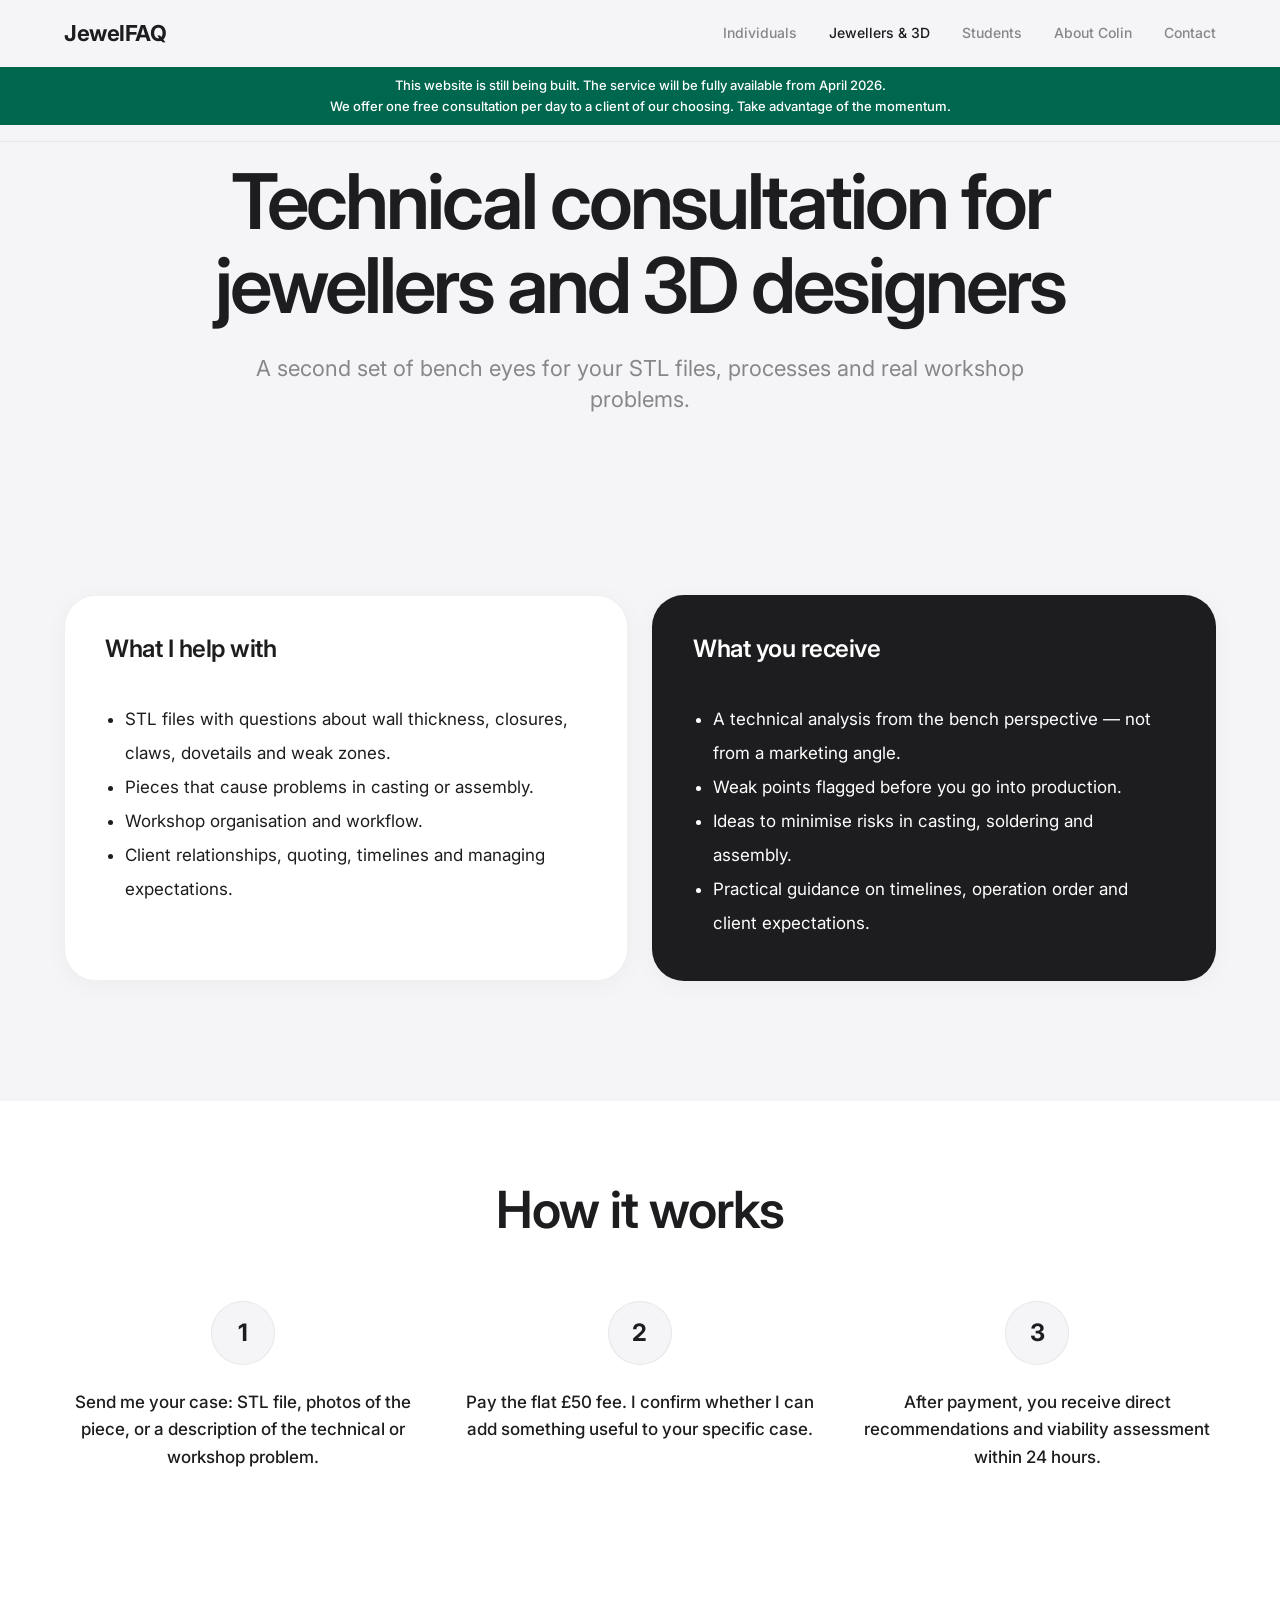
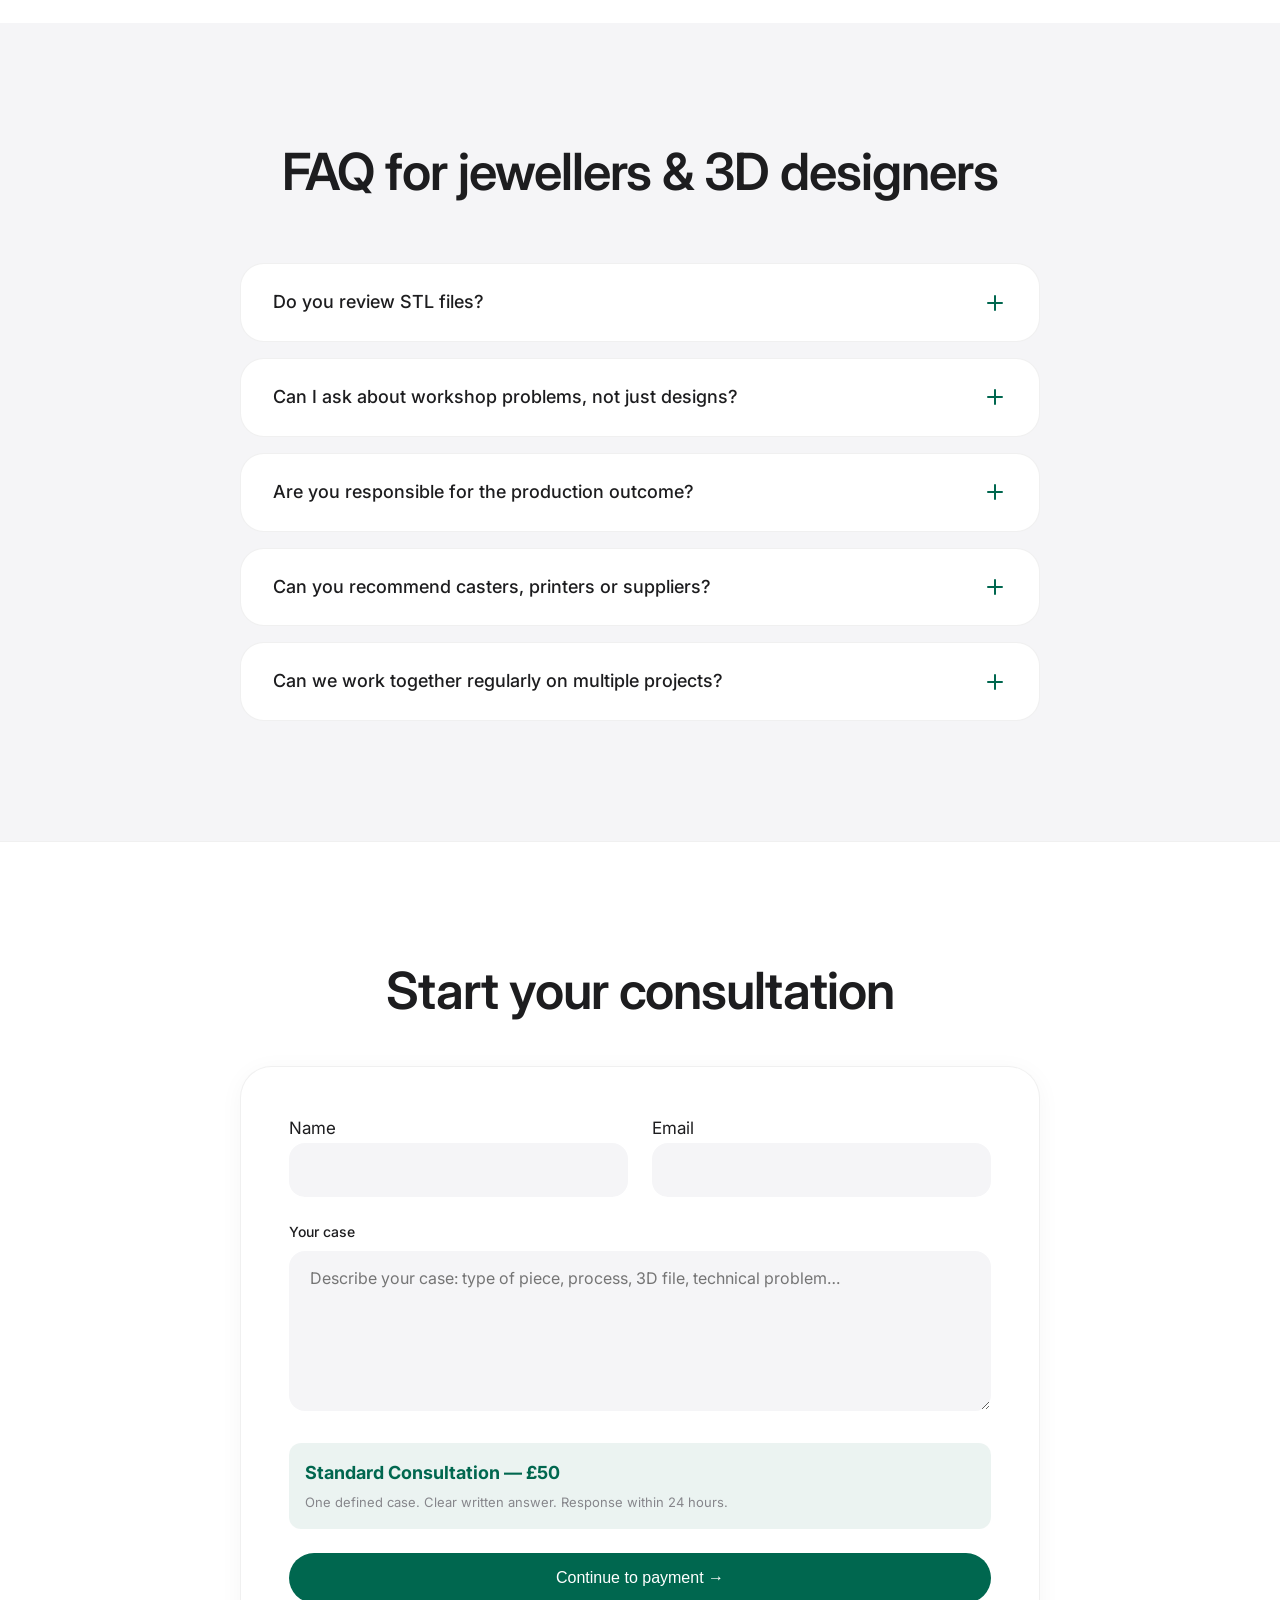
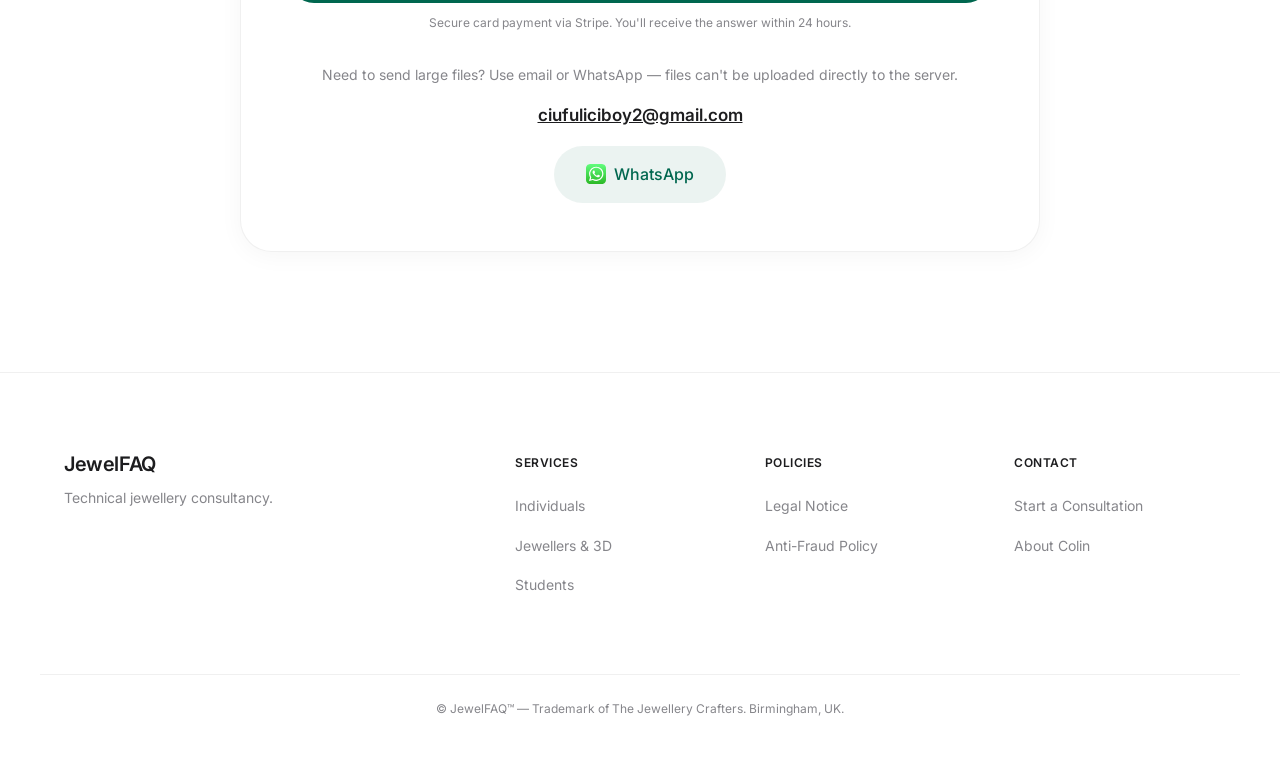
<file: joyeros-3d.html>
<!DOCTYPE html>
<html lang="en">

<head>
    <meta charset="UTF-8">
    <meta name="viewport" content="width=device-width, initial-scale=1.0">
    <title>Jewellers &amp; 3D Designers - JewelFAQ</title>
    <meta name="description"
        content="Technical consultation for jewellers and 3D designers. A second set of bench eyes for your STLs, processes and real workshop problems.">
    <link rel="stylesheet" href="assets/css/style.css">
</head>

<body>

    <header class="site-header">
        <div class="container header-container">
            <a href="index.html" class="logo">JewelFAQ</a>
            <nav class="nav-desktop">
                <a href="particulares.html">Individuals</a>
                <a href="joyeros-3d.html" class="active">Jewellers &amp; 3D</a>
                <a href="estudiantes.html">Students</a>
                <a href="sobre-mi.html">About Colin</a>
                <a href="contacto.html">Contact</a>
            </nav>
            <button class="burger-btn" id="burger-btn" aria-label="Open menu">
                <svg viewBox="0 0 24 24" fill="none" stroke="currentColor" stroke-width="2">
                    <path d="M4 6h16M4 12h16M4 18h16" stroke-linecap="round" />
                </svg>
            </button>
        </div>
        <div
            style="background-color: var(--accent-digital); color: #FFF; text-align: center; font-size: 13px; font-weight: 500; padding: 8px 16px; margin-top: 16px;">
            This website is still being built. The service will be fully available from April 2026.<br>
            We offer one free consultation per day to a client of our choosing. Take advantage of the momentum.
        </div>
    </header>

    <div class="mobile-menu" id="mobile-menu">
        <button class="mobile-menu-close" id="mobile-menu-close">&times;</button>
        <a href="particulares.html">Individuals</a>
        <a href="joyeros-3d.html">Jewellers &amp; 3D</a>
        <a href="estudiantes.html">Students</a>
        <a href="sobre-mi.html">About Colin</a>
        <a href="contacto.html">Contact</a>
    </div>

    <main>
        <section style="padding-top: 160px; padding-bottom: 60px;">
            <div class="container text-center reveal">
                <h1 style="max-width: 900px; margin: 0 auto 24px;">Technical consultation for jewellers and 3D designers</h1>
                <p class="lead" style="margin: 0 auto;">
                    A second set of bench eyes for your STL files, processes and real workshop problems.
                </p>
            </div>
        </section>

        <!-- What I solve VS What you get -->
        <section>
            <div class="container reveal">
                <div class="bento-grid">

                    <div class="bento-card">
                        <h3 class="color-accent">What I help with</h3>
                        <ul style="margin-top: 24px; padding-left: 20px; color: var(--text-main); line-height: 2;">
                            <li>STL files with questions about wall thickness, closures, claws, dovetails and weak zones.</li>
                            <li>Pieces that cause problems in casting or assembly.</li>
                            <li>Workshop organisation and workflow.</li>
                            <li>Client relationships, quoting, timelines and managing expectations.</li>
                        </ul>
                    </div>

                    <div class="bento-card dark">
                        <h3>What you receive</h3>
                        <ul style="margin-top: 24px; padding-left: 20px; line-height: 2;">
                            <li>A technical analysis from the bench perspective — not from a marketing angle.</li>
                            <li>Weak points flagged before you go into production.</li>
                            <li>Ideas to minimise risks in casting, soldering and assembly.</li>
                            <li>Practical guidance on timelines, operation order and client expectations.</li>
                        </ul>
                    </div>

                </div>
            </div>
        </section>

        <!-- How it works -->
        <section style="background-color: var(--bg-surface); padding: 80px 0;">
            <div class="container reveal">
                <h2 class="text-center" style="margin-bottom: 64px;">How it works</h2>

                <div class="bento-grid col-3" style="gap: 40px; margin-bottom: 48px;">
                    <div style="text-align: center;">
                        <div
                            style="width: 64px; height: 64px; border-radius: 50%; background: var(--bg-body); border: 1px solid var(--border-subtle); color: var(--text-main); display: flex; align-items: center; justify-content: center; font-size: 24px; font-weight: 700; margin: 0 auto 24px;">
                            1</div>
                        <p style="color: var(--text-main); font-weight: 500;">Send me your case: STL file, photos of the piece, or a description of the technical or workshop problem.</p>
                    </div>
                    <div style="text-align: center;">
                        <div
                            style="width: 64px; height: 64px; border-radius: 50%; background: var(--bg-body); border: 1px solid var(--border-subtle); color: var(--text-main); display: flex; align-items: center; justify-content: center; font-size: 24px; font-weight: 700; margin: 0 auto 24px;">
                            2</div>
                        <p style="color: var(--text-main); font-weight: 500;">Pay the flat £50 fee. I confirm whether I can add something useful to your specific case.</p>
                    </div>
                    <div style="text-align: center;">
                        <div
                            style="width: 64px; height: 64px; border-radius: 50%; background: var(--bg-body); border: 1px solid var(--border-subtle); color: var(--text-main); display: flex; align-items: center; justify-content: center; font-size: 24px; font-weight: 700; margin: 0 auto 24px;">
                            3</div>
                        <p style="color: var(--text-main); font-weight: 500;">After payment, you receive direct recommendations and viability assessment within 24 hours.</p>
                    </div>
                </div>
            </div>
        </section>

        <!-- FAQ -->
        <section>
            <div class="container reveal">
                <h2 class="text-center" style="margin-bottom: 64px;">FAQ for jewellers &amp; 3D designers</h2>
                <div class="faq-grid">

                    <div class="accordion">
                        <div class="accordion-header">
                            Do you review STL files?
                            <svg class="accordion-icon" viewBox="0 0 24 24" fill="none" stroke="currentColor"
                                stroke-width="2">
                                <path d="M12 5v14M5 12h14" stroke-linecap="round" />
                            </svg>
                        </div>
                        <div class="accordion-content">
                            <p style="margin-top: 16px;">Yes. I assess wall thickness, casting viability, critical zones and potential assembly problems — before you print or cast.</p>
                        </div>
                    </div>

                    <div class="accordion">
                        <div class="accordion-header">
                            Can I ask about workshop problems, not just designs?
                            <svg class="accordion-icon" viewBox="0 0 24 24" fill="none" stroke="currentColor"
                                stroke-width="2">
                                <path d="M12 5v14M5 12h14" stroke-linecap="round" />
                            </svg>
                        </div>
                        <div class="accordion-content">
                            <p style="margin-top: 16px;">Yes. You can ask me about processes, workflow, client management and task organisation.</p>
                        </div>
                    </div>

                    <div class="accordion">
                        <div class="accordion-header">
                            Are you responsible for the production outcome?
                            <svg class="accordion-icon" viewBox="0 0 24 24" fill="none" stroke="currentColor"
                                stroke-width="2">
                                <path d="M12 5v14M5 12h14" stroke-linecap="round" />
                            </svg>
                        </div>
                        <div class="accordion-content">
                            <p style="margin-top: 16px;">No. My advice is expert judgement based on years at the bench, but final execution depends on your suppliers and your own workshop.</p>
                        </div>
                    </div>

                    <div class="accordion">
                        <div class="accordion-header">
                            Can you recommend casters, printers or suppliers?
                            <svg class="accordion-icon" viewBox="0 0 24 24" fill="none" stroke="currentColor"
                                stroke-width="2">
                                <path d="M12 5v14M5 12h14" stroke-linecap="round" />
                            </svg>
                        </div>
                        <div class="accordion-content">
                            <p style="margin-top: 16px;">No. I don't make commercial referrals or work on commission. I focus on giving you technical information and judgement.</p>
                        </div>
                    </div>

                    <div class="accordion">
                        <div class="accordion-header">
                            Can we work together regularly on multiple projects?
                            <svg class="accordion-icon" viewBox="0 0 24 24" fill="none" stroke="currentColor"
                                stroke-width="2">
                                <path d="M12 5v14M5 12h14" stroke-linecap="round" />
                            </svg>
                        </div>
                        <div class="accordion-content">
                            <p style="margin-top: 16px;">Yes. That's exactly what the consultation packs are for — buy a pack of 10 or 100 consultations and use them as your projects require.</p>
                        </div>
                    </div>

                </div>
            </div>
        </section>

        <!-- FORM -->
        <section
            style="background-color: var(--bg-surface); border-top: 1px solid var(--border-subtle); padding-bottom: 120px;">
            <div class="container reveal">
                <h2 class="text-center" style="margin-bottom: 48px;">Start your consultation</h2>

                <div id="form-error-banner" style="display:none; background:#fee2e2; color:#991b1b; border-radius:8px; padding:12px 16px; margin-bottom:20px; font-weight:600;"></div>

                <div class="form-bento">
                    <form action="checkout.php" method="POST">
                        <input type="hidden" name="form_type" value="profesionales">
                        <input type="hidden" name="tier" value="estandar">

                        <div class="bento-grid" style="gap: 24px; margin-bottom: 24px;">
                            <div>
                                <label for="name">Name</label>
                                <input type="text" id="name" name="name" required>
                            </div>
                            <div>
                                <label for="email">Email</label>
                                <input type="email" id="email" name="email" required>
                            </div>
                        </div>

                        <div class="form-group">
                            <label for="mensaje">Your case</label>
                            <textarea id="mensaje" name="mensaje" required placeholder="Describe your case: type of piece, process, 3D file, technical problem…"></textarea>
                        </div>

                        <div style="background: var(--accent-light); border-radius: 12px; padding: 16px; margin-top: 24px;">
                            <div style="font-weight: 700; font-size: 18px; color: var(--accent-digital);">Standard Consultation &mdash; £50</div>
                            <div style="font-size: 13px; color: var(--text-muted); margin-top: 4px;">One defined case. Clear written answer. Response within 24 hours.</div>
                        </div>

                        <button type="submit" class="btn btn-primary" style="width: 100%; margin-top: 24px;">
                            Continue to payment &rarr;
                        </button>
                        <p style="text-align:center; font-size:12px; color:var(--text-muted); margin-top:10px;">
                            Secure card payment via Stripe. You'll receive the answer within 24 hours.
                        </p>
                    </form>

                    <div style="margin-top: 32px; text-align: center;">
                        <p style="color: var(--text-muted); font-size: 14px; margin-bottom: 16px;">
                            Need to send large files? Use email or WhatsApp — files can't be uploaded directly to the server.
                        </p>
                        <p style="margin-bottom: 16px;">
                            <a href="mailto:ciufuliciboy2@gmail.com"
                                style="color: var(--text-main); font-weight: 600; text-decoration: underline;">ciufuliciboy2@gmail.com</a>
                        </p>
                        <a href="tel:+447415072425" class="btn btn-secondary"
                            style="display: inline-flex; align-items: center; justify-content: center; gap: 8px;">
                            <img src="assets/images/whatsapp.svg" alt="WhatsApp" width="20" height="20">
                            WhatsApp
                        </a>
                    </div>
                </div>
            </div>
        </section>
    </main>

    <footer class="site-footer">
        <div class="container footer-grid">
            <div class="footer-brand">
                <h4>JewelFAQ</h4>
                <p style="color: var(--text-muted); font-size: 14px;">Technical jewellery consultancy.</p>
            </div>
            <div class="footer-col">
                <h5>Services</h5>
                <ul>
                    <li><a href="particulares.html">Individuals</a></li>
                    <li><a href="joyeros-3d.html">Jewellers &amp; 3D</a></li>
                    <li><a href="estudiantes.html">Students</a></li>
                </ul>
            </div>
            <div class="footer-col">
                <h5>Policies</h5>
                <ul>
                    <li><a href="contacto.html">Legal Notice</a></li>
                    <li><a href="contacto.html">Anti-Fraud Policy</a></li>
                </ul>
            </div>
            <div class="footer-col">
                <h5>Contact</h5>
                <ul>
                    <li><a href="particulares.html">Start a Consultation</a></li>
                    <li><a href="sobre-mi.html">About Colin</a></li>
                </ul>
            </div>
        </div>
        <div class="container footer-bottom">
            &copy; JewelFAQ&#8482; &mdash; Trademark of The Jewellery Crafters. Birmingham, UK.
        </div>
    </footer>

    <script src="assets/js/script.js"></script>
    <script>
        (function () {
            var p = new URLSearchParams(window.location.search);
            var err = p.get('error');
            if (err) {
                var el = document.getElementById('form-error-banner');
                if (el) { el.textContent = decodeURIComponent(err); el.style.display = 'block'; el.scrollIntoView({ behavior: 'smooth', block: 'center' }); }
            }
        })();
    </script>
</body>

</html>
</file>
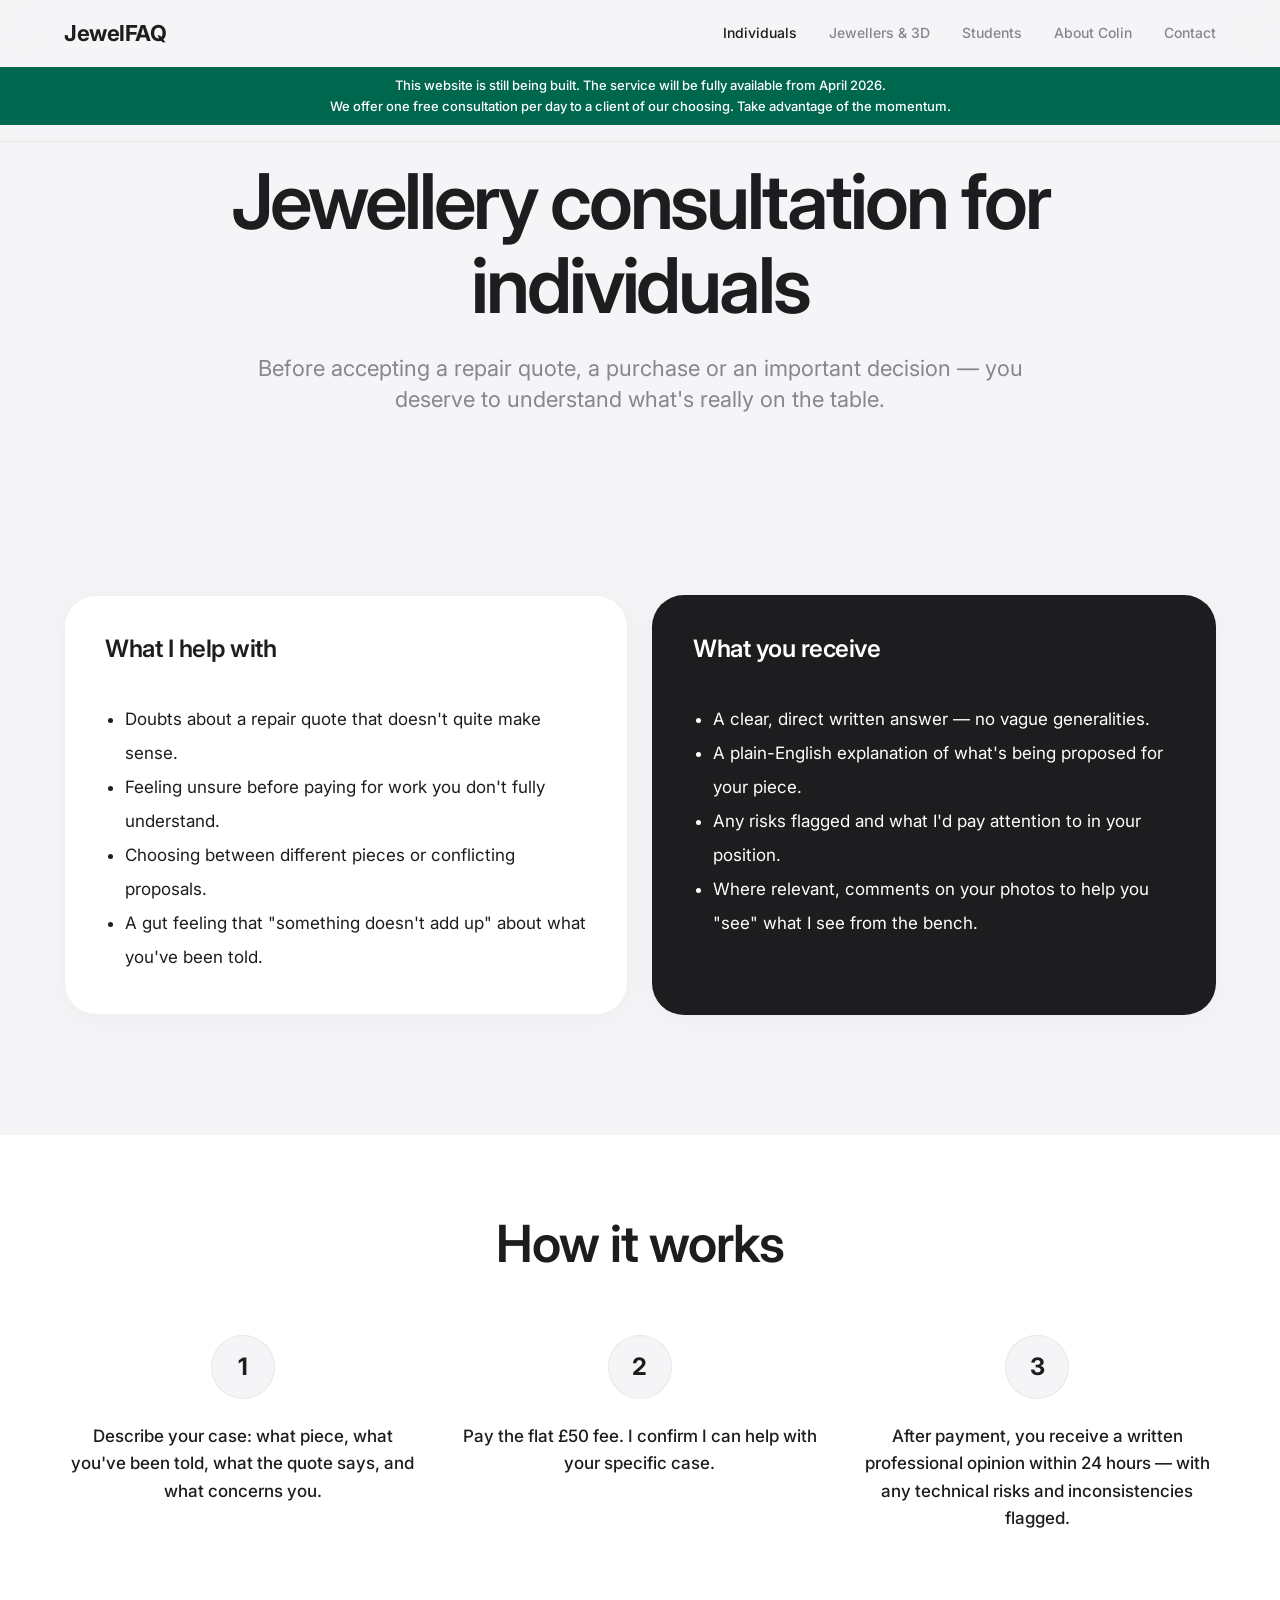
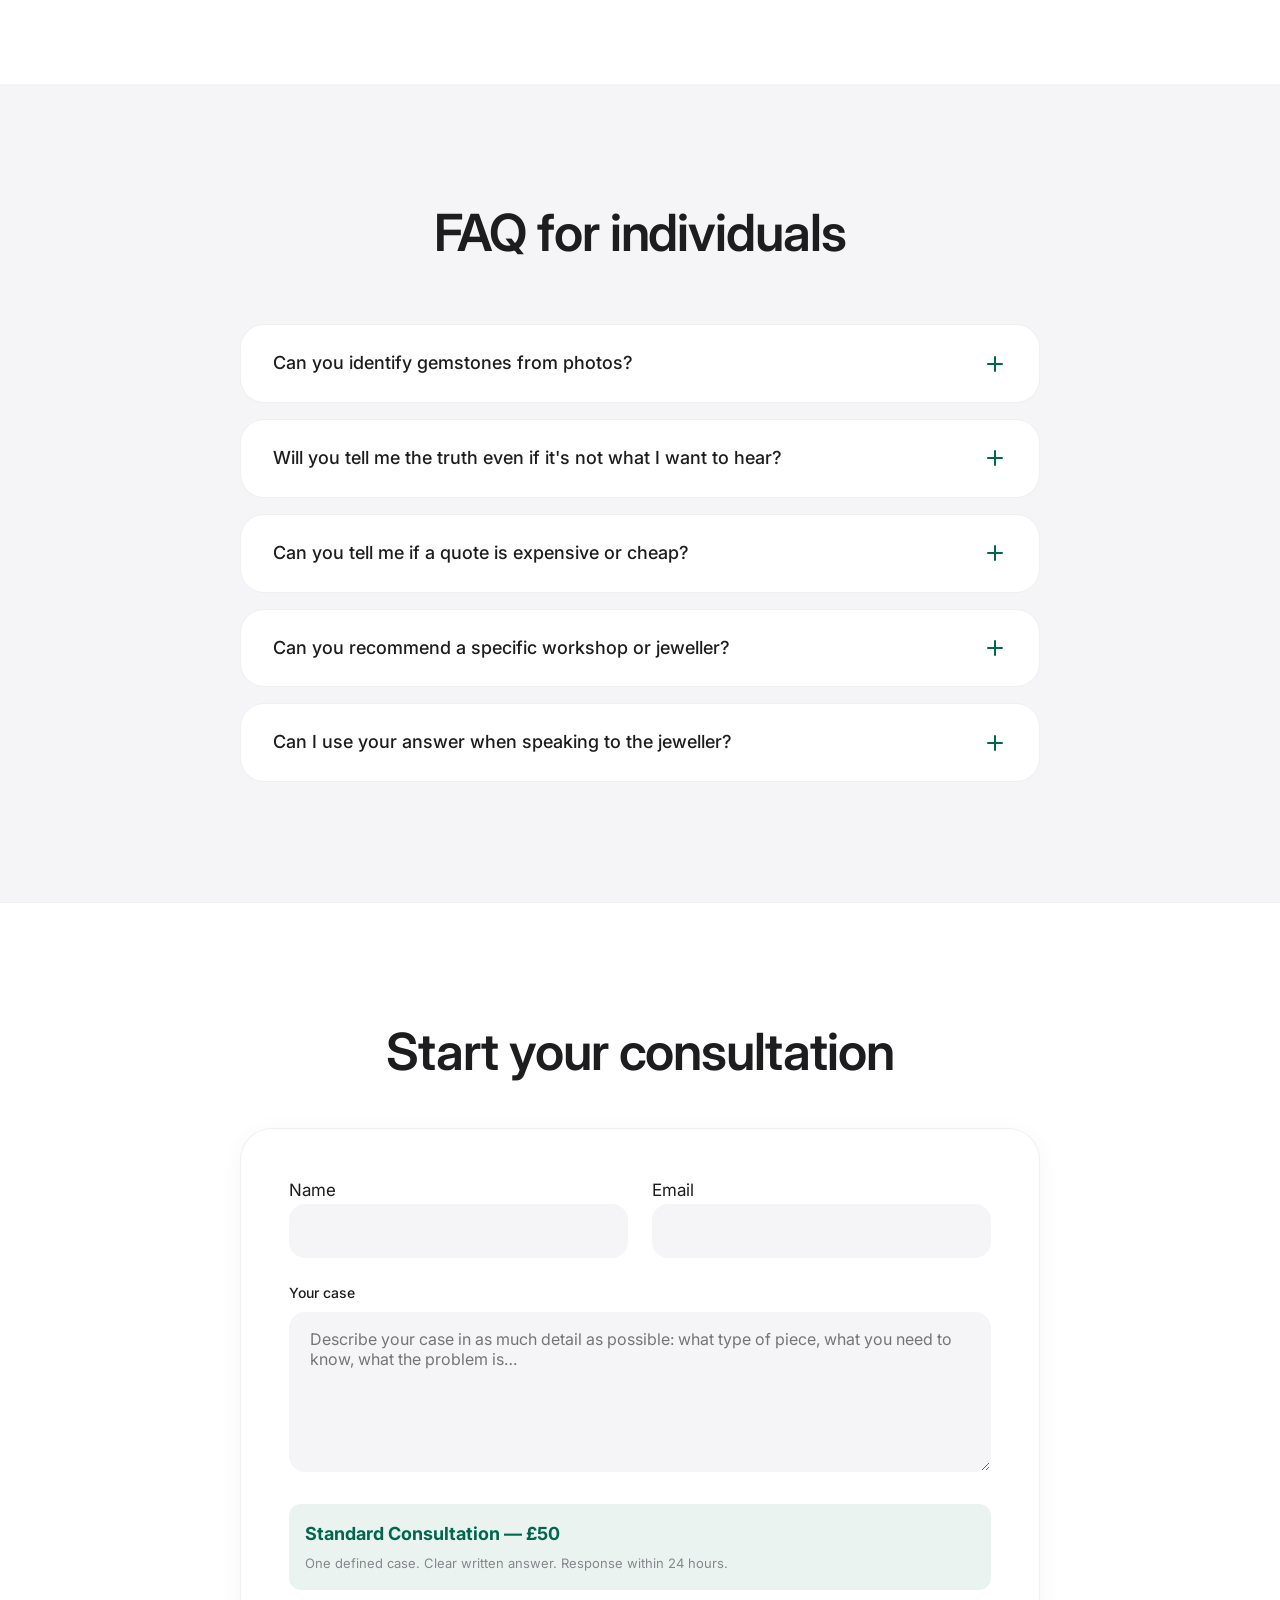
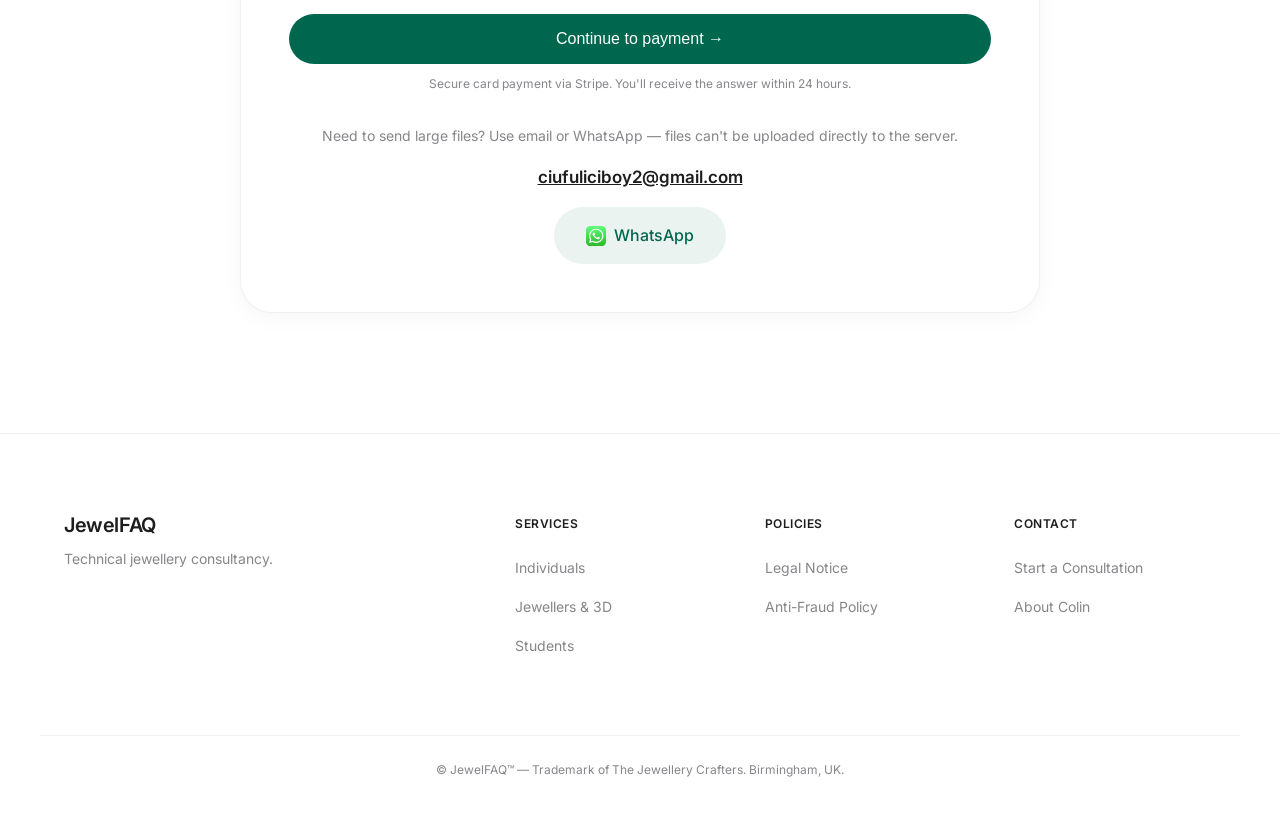
<file: particulares.html>
<!DOCTYPE html>
<html lang="en">

<head>
    <meta charset="UTF-8">
    <meta name="viewport" content="width=device-width, initial-scale=1.0">
    <title>Individuals - JewelFAQ</title>
    <meta name="description"
        content="Jewellery consultation for individuals. Get a professional second opinion before accepting a repair quote or making an important purchase.">
    <link rel="stylesheet" href="assets/css/style.css">
</head>

<body>

    <!-- Header -->
    <header class="site-header">
        <div class="container header-container">
            <a href="index.html" class="logo">JewelFAQ</a>
            <nav class="nav-desktop">
                <a href="particulares.html" class="active">Individuals</a>
                <a href="joyeros-3d.html">Jewellers &amp; 3D</a>
                <a href="estudiantes.html">Students</a>
                <a href="sobre-mi.html">About Colin</a>
                <a href="contacto.html">Contact</a>
            </nav>
            <!-- Burger -->
            <button class="burger-btn" id="burger-btn" aria-label="Open menu">
                <svg viewBox="0 0 24 24" fill="none" stroke="currentColor" stroke-width="2">
                    <path d="M4 6h16M4 12h16M4 18h16" stroke-linecap="round" />
                </svg>
            </button>
        </div>
        <div
            style="background-color: var(--accent-digital); color: #FFF; text-align: center; font-size: 13px; font-weight: 500; padding: 8px 16px; margin-top: 16px;">
            This website is still being built. The service will be fully available from April 2026.<br>
            We offer one free consultation per day to a client of our choosing. Take advantage of the momentum.
        </div>
    </header>

    <!-- Mobile Menu -->
    <div class="mobile-menu" id="mobile-menu">
        <button class="mobile-menu-close" id="mobile-menu-close">&times;</button>
        <a href="particulares.html">Individuals</a>
        <a href="joyeros-3d.html">Jewellers &amp; 3D</a>
        <a href="estudiantes.html">Students</a>
        <a href="sobre-mi.html">About Colin</a>
        <a href="contacto.html">Contact</a>
    </div>

    <main>
        <!-- Hero / Intro -->
        <section style="padding-top: 160px; padding-bottom: 60px;">
            <div class="container text-center reveal">
                <h1 style="max-width: 900px; margin: 0 auto 24px;">Jewellery consultation for individuals</h1>
                <p class="lead" style="margin: 0 auto;">
                    Before accepting a repair quote, a purchase or an important decision — you deserve to understand what's really on the table.
                </p>
            </div>
        </section>

        <!-- What I solve VS What you get -->
        <section>
            <div class="container reveal">
                <div class="bento-grid">

                    <div class="bento-card">
                        <h3 class="color-accent">What I help with</h3>
                        <ul style="margin-top: 24px; padding-left: 20px; color: var(--text-main); line-height: 2;">
                            <li>Doubts about a repair quote that doesn't quite make sense.</li>
                            <li>Feeling unsure before paying for work you don't fully understand.</li>
                            <li>Choosing between different pieces or conflicting proposals.</li>
                            <li>A gut feeling that "something doesn't add up" about what you've been told.</li>
                        </ul>
                    </div>

                    <div class="bento-card dark">
                        <h3>What you receive</h3>
                        <ul style="margin-top: 24px; padding-left: 20px; line-height: 2;">
                            <li>A clear, direct written answer — no vague generalities.</li>
                            <li>A plain-English explanation of what's being proposed for your piece.</li>
                            <li>Any risks flagged and what I'd pay attention to in your position.</li>
                            <li>Where relevant, comments on your photos to help you "see" what I see from the bench.</li>
                        </ul>
                    </div>

                </div>
            </div>
        </section>

        <!-- How it works -->
        <section style="background-color: var(--bg-surface); padding: 80px 0;">
            <div class="container reveal">
                <h2 class="text-center" style="margin-bottom: 64px;">How it works</h2>

                <div class="bento-grid col-3" style="gap: 40px; margin-bottom: 48px;">
                    <div style="text-align: center;">
                        <div
                            style="width: 64px; height: 64px; border-radius: 50%; background: var(--bg-body); border: 1px solid var(--border-subtle); color: var(--text-main); display: flex; align-items: center; justify-content: center; font-size: 24px; font-weight: 700; margin: 0 auto 24px;">
                            1</div>
                        <p style="color: var(--text-main); font-weight: 500;">Describe your case: what piece, what you've been told, what the quote says, and what concerns you.</p>
                    </div>
                    <div style="text-align: center;">
                        <div
                            style="width: 64px; height: 64px; border-radius: 50%; background: var(--bg-body); border: 1px solid var(--border-subtle); color: var(--text-main); display: flex; align-items: center; justify-content: center; font-size: 24px; font-weight: 700; margin: 0 auto 24px;">
                            2</div>
                        <p style="color: var(--text-main); font-weight: 500;">Pay the flat £50 fee. I confirm I can help with your specific case.</p>
                    </div>
                    <div style="text-align: center;">
                        <div
                            style="width: 64px; height: 64px; border-radius: 50%; background: var(--bg-body); border: 1px solid var(--border-subtle); color: var(--text-main); display: flex; align-items: center; justify-content: center; font-size: 24px; font-weight: 700; margin: 0 auto 24px;">
                            3</div>
                        <p style="color: var(--text-main); font-weight: 500;">After payment, you receive a written professional opinion within 24 hours — with any technical risks and inconsistencies flagged.</p>
                    </div>
                </div>
            </div>
        </section>

        <!-- FAQ -->
        <section>
            <div class="container reveal">
                <h2 class="text-center" style="margin-bottom: 64px;">FAQ for individuals</h2>
                <div class="faq-grid">

                    <div class="accordion">
                        <div class="accordion-header">
                            Can you identify gemstones from photos?
                            <svg class="accordion-icon" viewBox="0 0 24 24" fill="none" stroke="currentColor"
                                stroke-width="2">
                                <path d="M12 5v14M5 12h14" stroke-linecap="round" />
                            </svg>
                        </div>
                        <div class="accordion-content">
                            <p style="margin-top: 16px;">No. Identifying gemstones from a photo is neither professional nor reliable. What I can do is analyse the setting, the technical risks, and the real complexity of the work — so you understand the case better and know what questions to ask.</p>
                        </div>
                    </div>

                    <div class="accordion">
                        <div class="accordion-header">
                            Will you tell me the truth even if it's not what I want to hear?
                            <svg class="accordion-icon" viewBox="0 0 24 24" fill="none" stroke="currentColor"
                                stroke-width="2">
                                <path d="M12 5v14M5 12h14" stroke-linecap="round" />
                            </svg>
                        </div>
                        <div class="accordion-content">
                            <p style="margin-top: 16px;">Yes. My value is in honest technical judgement — not in telling you what you want to hear. If something seems off to me, I'll say so.</p>
                        </div>
                    </div>

                    <div class="accordion">
                        <div class="accordion-header">
                            Can you tell me if a quote is expensive or cheap?
                            <svg class="accordion-icon" viewBox="0 0 24 24" fill="none" stroke="currentColor"
                                stroke-width="2">
                                <path d="M12 5v14M5 12h14" stroke-linecap="round" />
                            </svg>
                        </div>
                        <div class="accordion-content">
                            <p style="margin-top: 16px;">I can tell you whether the proposed work makes technical sense, whether anything important is missing, or whether there are inconsistencies. I don't judge other workshops' rates, but I will comment on the technical logic of the work.</p>
                        </div>
                    </div>

                    <div class="accordion">
                        <div class="accordion-header">
                            Can you recommend a specific workshop or jeweller?
                            <svg class="accordion-icon" viewBox="0 0 24 24" fill="none" stroke="currentColor"
                                stroke-width="2">
                                <path d="M12 5v14M5 12h14" stroke-linecap="round" />
                            </svg>
                        </div>
                        <div class="accordion-content">
                            <p style="margin-top: 16px;">No. I don't make commercial referrals or earn commissions for directing work elsewhere. Here I offer only independent technical judgement.</p>
                        </div>
                    </div>

                    <div class="accordion">
                        <div class="accordion-header">
                            Can I use your answer when speaking to the jeweller?
                            <svg class="accordion-icon" viewBox="0 0 24 24" fill="none" stroke="currentColor"
                                stroke-width="2">
                                <path d="M12 5v14M5 12h14" stroke-linecap="round" />
                            </svg>
                        </div>
                        <div class="accordion-content">
                            <p style="margin-top: 16px;">Yes — you can use the information to ask better questions and make more informed decisions. But this is not an official report or legal document.</p>
                        </div>
                    </div>

                </div>
            </div>
        </section>

        <!-- FORM -->
        <section
            style="background-color: var(--bg-surface); border-top: 1px solid var(--border-subtle); padding-bottom: 120px;">
            <div class="container reveal">
                <h2 class="text-center" style="margin-bottom: 48px;">Start your consultation</h2>

                <div id="form-error-banner" style="display:none; background:#fee2e2; color:#991b1b; border-radius:8px; padding:12px 16px; margin-bottom:20px; font-weight:600;"></div>

                <div class="form-bento">
                    <form action="checkout.php" method="POST">
                        <input type="hidden" name="form_type" value="particulares">
                        <input type="hidden" name="tier" value="estandar">

                        <div class="bento-grid" style="gap: 24px; margin-bottom: 24px;">
                            <div>
                                <label for="name">Name</label>
                                <input type="text" id="name" name="name" required>
                            </div>
                            <div>
                                <label for="email">Email</label>
                                <input type="email" id="email" name="email" required>
                            </div>
                        </div>

                        <div class="form-group">
                            <label for="mensaje">Your case</label>
                            <textarea id="mensaje" name="mensaje" required placeholder="Describe your case in as much detail as possible: what type of piece, what you need to know, what the problem is…"></textarea>
                        </div>

                        <div style="background: var(--accent-light); border-radius: 12px; padding: 16px; margin-top: 24px;">
                            <div style="font-weight: 700; font-size: 18px; color: var(--accent-digital);">Standard Consultation &mdash; £50</div>
                            <div style="font-size: 13px; color: var(--text-muted); margin-top: 4px;">One defined case. Clear written answer. Response within 24 hours.</div>
                        </div>

                        <button type="submit" class="btn btn-primary" style="width: 100%; margin-top: 24px;">
                            Continue to payment &rarr;
                        </button>
                        <p style="text-align:center; font-size:12px; color:var(--text-muted); margin-top:10px;">
                            Secure card payment via Stripe. You'll receive the answer within 24 hours.
                        </p>
                    </form>

                    <div style="margin-top: 32px; text-align: center;">
                        <p style="color: var(--text-muted); font-size: 14px; margin-bottom: 16px;">
                            Need to send large files? Use email or WhatsApp — files can't be uploaded directly to the server.
                        </p>
                        <p style="margin-bottom: 16px;">
                            <a href="mailto:ciufuliciboy2@gmail.com"
                                style="color: var(--text-main); font-weight: 600; text-decoration: underline;">ciufuliciboy2@gmail.com</a>
                        </p>
                        <a href="tel:+447415072425" class="btn btn-secondary"
                            style="display: inline-flex; align-items: center; justify-content: center; gap: 8px;">
                            <img src="assets/images/whatsapp.svg" alt="WhatsApp" width="20" height="20">
                            WhatsApp
                        </a>
                    </div>
                </div>
            </div>
        </section>
    </main>

    <footer class="site-footer">
        <div class="container footer-grid">
            <div class="footer-brand">
                <h4>JewelFAQ</h4>
                <p style="color: var(--text-muted); font-size: 14px;">Technical jewellery consultancy.</p>
            </div>
            <div class="footer-col">
                <h5>Services</h5>
                <ul>
                    <li><a href="particulares.html">Individuals</a></li>
                    <li><a href="joyeros-3d.html">Jewellers &amp; 3D</a></li>
                    <li><a href="estudiantes.html">Students</a></li>
                </ul>
            </div>
            <div class="footer-col">
                <h5>Policies</h5>
                <ul>
                    <li><a href="contacto.html">Legal Notice</a></li>
                    <li><a href="contacto.html">Anti-Fraud Policy</a></li>
                </ul>
            </div>
            <div class="footer-col">
                <h5>Contact</h5>
                <ul>
                    <li><a href="particulares.html">Start a Consultation</a></li>
                    <li><a href="sobre-mi.html">About Colin</a></li>
                </ul>
            </div>
        </div>
        <div class="container footer-bottom">
            &copy; JewelFAQ&#8482; &mdash; Trademark of The Jewellery Crafters. Birmingham, UK.
        </div>
    </footer>

    <script src="assets/js/script.js"></script>
    <script>
        (function () {
            var p = new URLSearchParams(window.location.search);
            var err = p.get('error');
            if (err) {
                var el = document.getElementById('form-error-banner');
                if (el) { el.textContent = decodeURIComponent(err); el.style.display = 'block'; el.scrollIntoView({ behavior: 'smooth', block: 'center' }); }
            }
        })();
    </script>
</body>

</html>
</file>
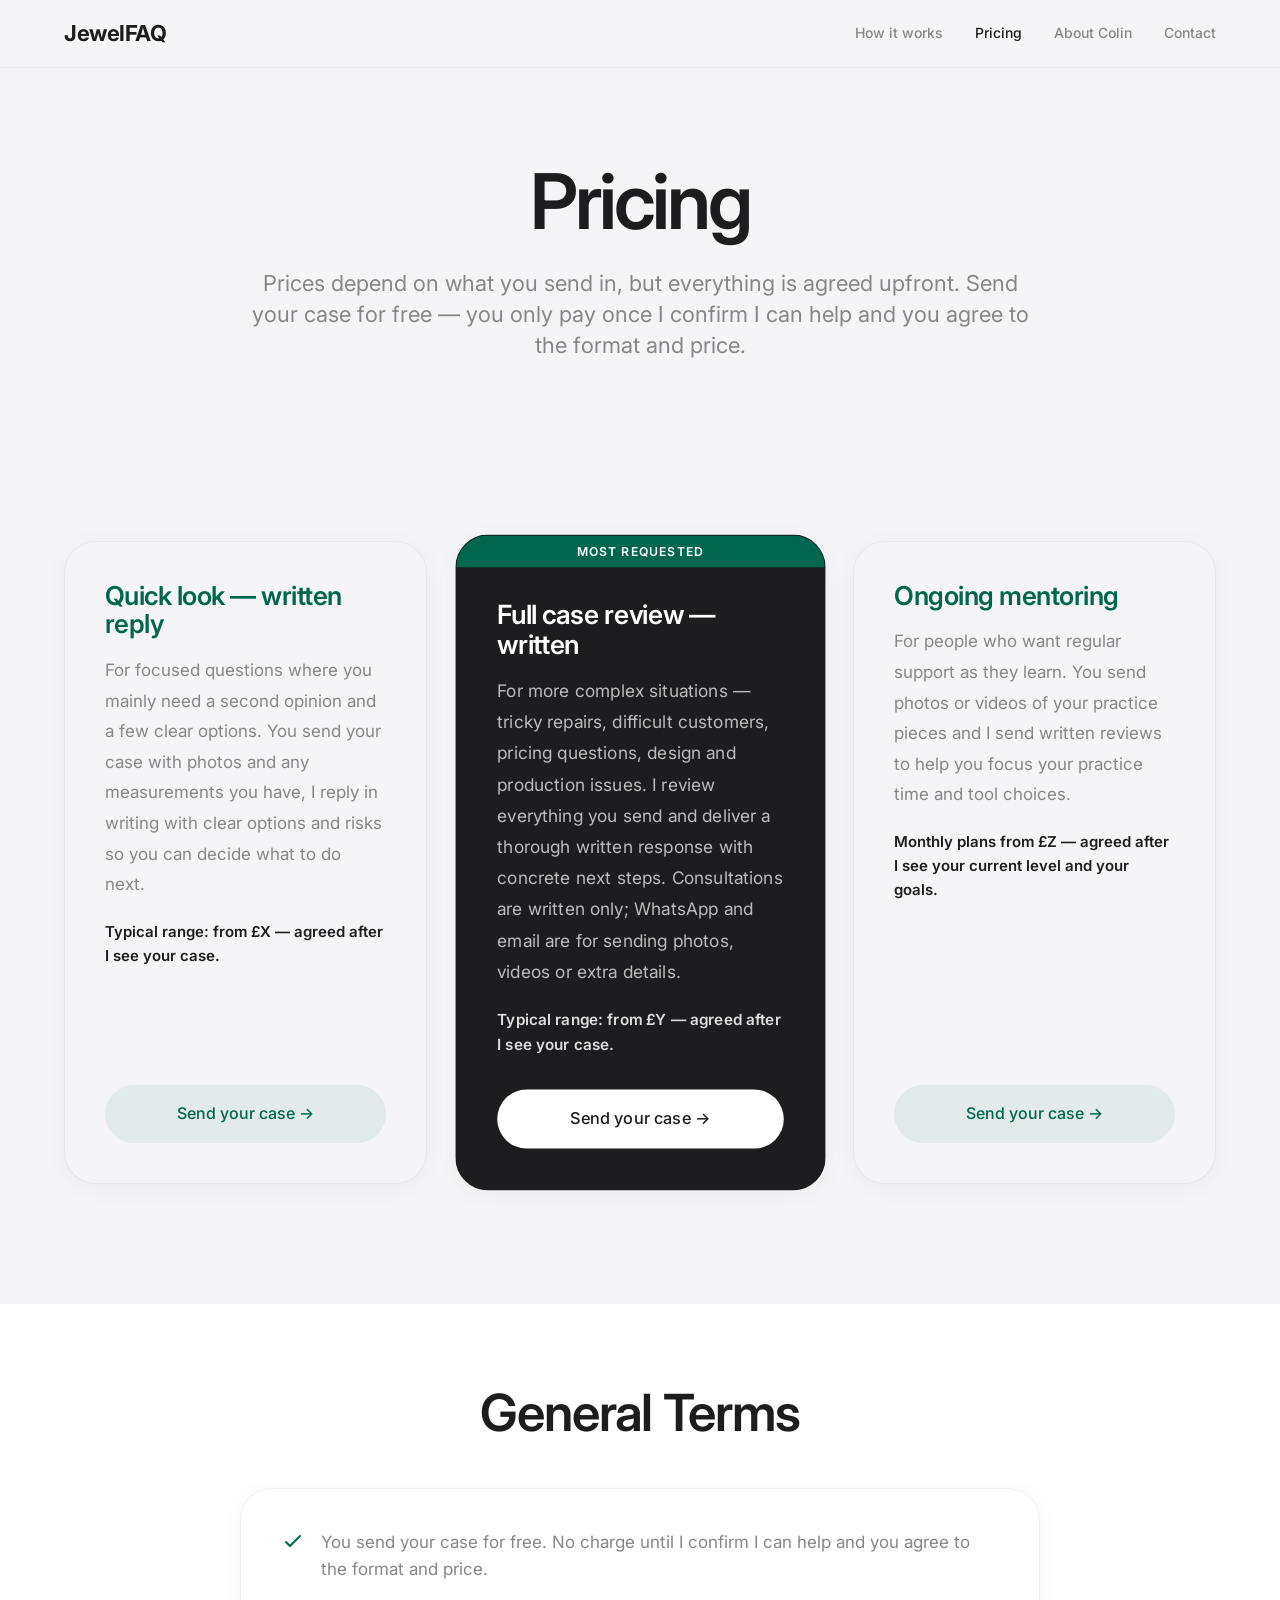
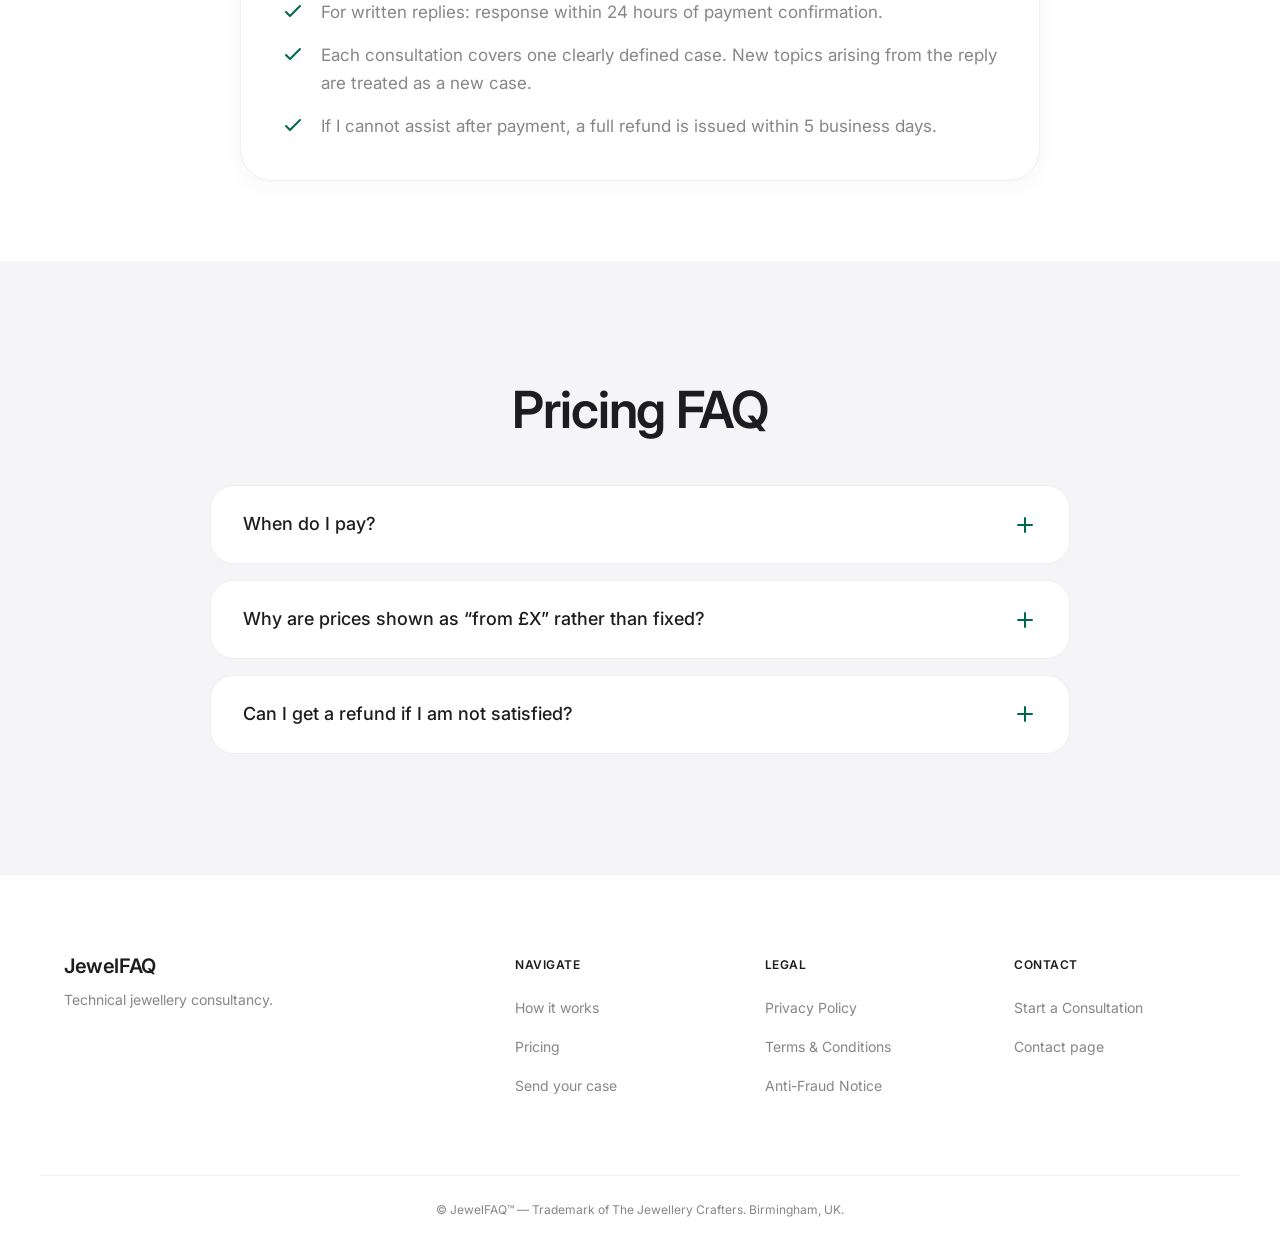
<file: pricing.html>
<!DOCTYPE html>
<html lang="en">

<head>
    <meta charset="UTF-8">
    <meta name="viewport" content="width=device-width, initial-scale=1.0">
    <title>Pricing - JewelFAQ</title>
    <meta name="description" content="JewelFAQ pricing. Send your case free. Prices are agreed upfront once Colin reviews your situation.">
    <link rel="stylesheet" href="assets/css/style.css">
</head>

<body>

    <header class="site-header">
        <div class="container header-container">
            <a href="index.html" class="logo">JewelFAQ</a>
            <nav class="nav-desktop">
                <a href="index.html#how-it-works">How it works</a>
                <a href="pricing.html" class="active">Pricing</a>
                <a href="about.html">About Colin</a>
                <a href="contact.html">Contact</a>
            </nav>
            <button class="burger-btn" id="burger-btn" aria-label="Open menu">
                <svg viewBox="0 0 24 24" fill="none" stroke="currentColor" stroke-width="2">
                    <path d="M4 6h16M4 12h16M4 18h16" stroke-linecap="round" />
                </svg>
            </button>
        </div>
    </header>

    <div class="mobile-menu" id="mobile-menu">
        <button class="mobile-menu-close" id="mobile-menu-close">&times;</button>
        <a href="index.html#how-it-works">How it works</a>
        <a href="pricing.html">Pricing</a>
        <a href="about.html">About Colin</a>
        <a href="contact.html">Contact</a>
    </div>

    <main>

        <!-- Hero -->
        <section style="padding-top: 160px; padding-bottom: 60px;">
            <div class="container text-center reveal">
                <h1 style="max-width: 900px; margin: 0 auto 24px;">Pricing</h1>
                <p class="lead" style="margin: 0 auto;">
                    Prices depend on what you send in, but everything is agreed upfront. Send your case for free &mdash; you only pay once I confirm I can help and you agree to the format and price.
                </p>
            </div>
        </section>

        <!-- Three formats -->
        <section>
            <div class="container reveal">
                <div class="bento-grid col-3" style="gap: 32px;">

                    <div class="bento-card" style="background: var(--bg-body);">
                        <h2 style="font-size: 26px; color: var(--accent-digital); margin-bottom: 16px;">Quick look &mdash; written reply</h2>
                        <p style="margin-bottom: 20px; line-height: 1.8;">For focused questions where you mainly need a second opinion and a few clear options. You send your case with photos and any measurements you have, I reply in writing with clear options and risks so you can decide what to do next.</p>
                        <p style="font-size: 15px; color: var(--text-main); font-weight: 600; margin-bottom: 32px;">Typical range: from &pound;X &mdash; agreed after I see your case.</p>
                        <div style="margin-top: auto;">
                            <a href="index.html#contact-form" class="btn btn-secondary" style="width: 100%; text-align: center;">Send your case &rarr;</a>
                        </div>
                    </div>

                    <div class="bento-card dark" style="transform: scale(1.02); z-index: 10;">
                        <div style="position: absolute; top:0; left: 0; right: 0; background: var(--accent-digital); color: #FFF; text-align: center; font-size: 12px; font-weight: 600; text-transform: uppercase; letter-spacing: 1px; padding: 6px;">Most requested</div>
                        <h2 style="font-size: 26px; color: #fff; margin-top: 24px; margin-bottom: 16px;">Full case review &mdash; written</h2>
                        <p style="color: rgba(255,255,255,0.7); margin-bottom: 20px; line-height: 1.8;">For more complex situations &mdash; tricky repairs, difficult customers, pricing questions, design and production issues. I review everything you send and deliver a thorough written response with concrete next steps. Consultations are written only; WhatsApp and email are for sending photos, videos or extra details.</p>
                        <p style="font-size: 15px; color: rgba(255,255,255,0.85); font-weight: 600; margin-bottom: 32px;">Typical range: from &pound;Y &mdash; agreed after I see your case.</p>
                        <div style="margin-top: auto;">
                            <a href="index.html#contact-form" class="btn btn-primary" style="width: 100%; text-align: center; background-color: #FFF; color: var(--text-main);">Send your case &rarr;</a>
                        </div>
                    </div>

                    <div class="bento-card" style="background: var(--bg-body);">
                        <h2 style="font-size: 26px; color: var(--accent-digital); margin-bottom: 16px;">Ongoing mentoring</h2>
                        <p style="margin-bottom: 20px; line-height: 1.8;">For people who want regular support as they learn. You send photos or videos of your practice pieces and I send written reviews to help you focus your practice time and tool choices.</p>
                        <p style="font-size: 15px; color: var(--text-main); font-weight: 600; margin-bottom: 32px;">Monthly plans from &pound;Z &mdash; agreed after I see your current level and your goals.</p>
                        <div style="margin-top: auto;">
                            <a href="index.html#contact-form" class="btn btn-secondary" style="width: 100%; text-align: center;">Send your case &rarr;</a>
                        </div>
                    </div>

                </div>
            </div>
        </section>

        <!-- General Terms -->
        <section style="background-color: var(--bg-surface); padding: 80px 0;">
            <div class="container reveal">
                <h2 class="text-center" style="margin-bottom: 48px;">General Terms</h2>
                <div class="bento-card" style="max-width: 800px; margin: 0 auto; display: grid; gap: 16px;">
                    <div style="display: flex; gap: 16px; align-items: flex-start;">
                        <svg style="flex-shrink: 0; color: var(--accent-digital);" width="24" height="24" fill="none" stroke="currentColor" stroke-width="2"><path d="M5 13l4 4L19 7" stroke-linecap="round" stroke-linejoin="round"/></svg>
                        <p style="margin: 0;">You send your case for free. No charge until I confirm I can help and you agree to the format and price.</p>
                    </div>
                    <div style="display: flex; gap: 16px; align-items: flex-start;">
                        <svg style="flex-shrink: 0; color: var(--accent-digital);" width="24" height="24" fill="none" stroke="currentColor" stroke-width="2"><path d="M5 13l4 4L19 7" stroke-linecap="round" stroke-linejoin="round"/></svg>
                        <p style="margin: 0;">For written replies: response within 24 hours of payment confirmation.</p>
                    </div>
                    <div style="display: flex; gap: 16px; align-items: flex-start;">
                        <svg style="flex-shrink: 0; color: var(--accent-digital);" width="24" height="24" fill="none" stroke="currentColor" stroke-width="2"><path d="M5 13l4 4L19 7" stroke-linecap="round" stroke-linejoin="round"/></svg>
                        <p style="margin: 0;">Each consultation covers one clearly defined case. New topics arising from the reply are treated as a new case.</p>
                    </div>
                    <div style="display: flex; gap: 16px; align-items: flex-start;">
                        <svg style="flex-shrink: 0; color: var(--accent-digital);" width="24" height="24" fill="none" stroke="currentColor" stroke-width="2"><path d="M5 13l4 4L19 7" stroke-linecap="round" stroke-linejoin="round"/></svg>
                        <p style="margin: 0;">If I cannot assist after payment, a full refund is issued within 5 business days.</p>
                    </div>
                </div>
            </div>
        </section>

        <!-- Pricing FAQ -->
        <section style="padding-bottom: 120px;">
            <div class="container reveal">
                <h2 class="text-center" style="margin-bottom: 48px;">Pricing FAQ</h2>
                <div class="faq-grid" style="max-width: 860px; margin: 0 auto;">

                    <div class="accordion">
                        <div class="accordion-header">When do I pay?
                            <svg class="accordion-icon" viewBox="0 0 24 24" fill="none" stroke="currentColor" stroke-width="2"><path d="M12 5v14M5 12h14" stroke-linecap="round"/></svg>
                        </div>
                        <div class="accordion-content">
                            <p style="margin-top: 16px;">You only pay once I confirm I can help and you agree to the format and price. There is no charge for sending your initial case description.</p>
                        </div>
                    </div>

                    <div class="accordion">
                        <div class="accordion-header">Why are prices shown as &ldquo;from &pound;X&rdquo; rather than fixed?
                            <svg class="accordion-icon" viewBox="0 0 24 24" fill="none" stroke="currentColor" stroke-width="2"><path d="M12 5v14M5 12h14" stroke-linecap="round"/></svg>
                        </div>
                        <div class="accordion-content">
                            <p style="margin-top: 16px;">Because the complexity varies. A quick question about a single repair is very different from a full review of a complex CAD design. Once I see your case I give you a clear, fixed price before you commit to anything.</p>
                        </div>
                    </div>

                    <div class="accordion">
                        <div class="accordion-header">Can I get a refund if I am not satisfied?
                            <svg class="accordion-icon" viewBox="0 0 24 24" fill="none" stroke="currentColor" stroke-width="2"><path d="M12 5v14M5 12h14" stroke-linecap="round"/></svg>
                        </div>
                        <div class="accordion-content">
                            <p style="margin-top: 16px;">If I determine after payment that I cannot assist with your case, a full refund is issued. Once the written response has been delivered, no refund is issued unless there is a material factual error on my part.</p>
                        </div>
                    </div>

                </div>
            </div>
        </section>

    </main>

    <footer class="site-footer">
        <div class="container footer-grid">
            <div class="footer-brand">
                <h4>JewelFAQ</h4>
                <p style="color: var(--text-muted); font-size: 14px;">Technical jewellery consultancy.</p>
            </div>
            <div class="footer-col">
                <h5>Navigate</h5>
                <ul>
                    <li><a href="index.html#how-it-works">How it works</a></li>
                    <li><a href="pricing.html">Pricing</a></li>
                    <li><a href="index.html#contact-form">Send your case</a></li>
                </ul>
            </div>
            <div class="footer-col">
                <h5>Legal</h5>
                <ul>
                    <li><a href="#" onclick="document.getElementById('modal-privacy').style.display='flex';return false;">Privacy Policy</a></li>
                    <li><a href="#" onclick="document.getElementById('modal-terms').style.display='flex';return false;">Terms &amp; Conditions</a></li>
                    <li><a href="#" onclick="document.getElementById('modal-antifraud').style.display='flex';return false;">Anti-Fraud Notice</a></li>
                </ul>
            </div>
            <div class="footer-col">
                <h5>Contact</h5>
                <ul>
                    <li><a href="index.html#contact-form">Start a Consultation</a></li>
                    <li><a href="contact.html">Contact page</a></li>
                </ul>
            </div>
        </div>
        <div class="container footer-bottom">
            &copy; JewelFAQ&#8482; &mdash; Trademark of The Jewellery Crafters. Birmingham, UK.
        </div>
    </footer>

    <!-- Privacy Policy Modal -->
<div id="modal-privacy" style="display:none; position:fixed; inset:0; background:rgba(0,0,0,.75); z-index:9000; align-items:flex-start; justify-content:center; padding:40px 24px; overflow-y:auto;" onclick="if(event.target===this)this.style.display='none'">
    <div style="background:#fff; border-radius:16px; max-width:680px; width:100%; padding:40px; position:relative; margin:auto;">
        <button onclick="document.getElementById('modal-privacy').style.display='none'" style="position:absolute;top:16px;right:20px;font-size:28px;background:none;border:none;cursor:pointer;color:#6b7280;line-height:1;">&times;</button>
        <h2 style="margin-bottom:8px;">Privacy Policy</h2>
        <p style="color:#6b7280;font-size:13px;margin-bottom:28px;">Last updated: March 2026 &mdash; JewelFAQ / The Jewellery Crafters, Birmingham, UK</p>
        <div style="line-height:1.9;color:#1D1D1F;font-size:14px;">
            <p><strong>1. Who We Are</strong><br>JewelFAQ is a trading name of The Jewellery Crafters, based in The Jewellery Quarter, Birmingham, UK. We are the data controller for all personal information collected through this website. [Company registration number: pending].</p>
            <p style="margin-top:16px;"><strong>2. What Personal Data We Collect</strong><br>&bull; Full name<br>&bull; WhatsApp / phone number<br>&bull; Email address (where provided)<br>&bull; Description of your jewellery case or enquiry<br>&bull; Payment reference issued by Stripe (we never see or store your card details)</p>
            <p style="margin-top:16px;"><strong>3. Legal Basis for Processing (UK GDPR, Art. 6)</strong><br>&bull; <em>Performance of a contract</em> &mdash; to deliver the consultation service you have requested.<br>&bull; <em>Legitimate interests</em> &mdash; to manage our operations, prevent fraud and maintain financial records.</p>
            <p style="margin-top:16px;"><strong>4. How We Use Your Data</strong><br>&bull; To assess, manage and respond to your consultation request.<br>&bull; To send you a payment link and your written response via WhatsApp.<br>&bull; To issue refunds where applicable.<br>&bull; To meet our legal obligations under UK tax and business law.</p>
            <p style="margin-top:16px;"><strong>5. Retention</strong><br>Your personal data is retained for 12 months from the date of your consultation, after which it is permanently deleted. Financial records required by HMRC are retained for up to 6 years in accordance with the Taxes Management Act 1970.</p>
            <p style="margin-top:16px;"><strong>6. Third Parties</strong><br>&bull; <em>Stripe, Inc.</em> &mdash; processes card payments. Stripe is PCI DSS Level 1 certified. We receive only a payment confirmation reference, never your card details. See <a href="https://stripe.com/gb/privacy" target="_blank" style="color:#00674F;">stripe.com/gb/privacy</a>.<br>&bull; We do not sell, rent or share your personal data with any other third parties.</p>
            <p style="margin-top:16px;"><strong>7. Your Rights under UK GDPR</strong><br>You have the right to: access the personal data we hold about you &bull; correct inaccurate data &bull; request erasure (&ldquo;right to be forgotten&rdquo;) &bull; restrict or object to processing &bull; data portability.<br>To exercise any of these rights, contact us via WhatsApp at <strong>+44 74 1507 2425</strong>. We will respond within 30 days.</p>
            <p style="margin-top:16px;"><strong>8. Cookies</strong><br>This website does not use tracking, advertising or analytical cookies.</p>
            <p style="margin-top:16px;"><strong>9. Complaints</strong><br>If you believe we have not handled your data lawfully, you have the right to lodge a complaint with the <strong>Information Commissioner&apos;s Office (ICO)</strong>: <a href="https://ico.org.uk" target="_blank" style="color:#00674F;">ico.org.uk</a> &mdash; 0303 123 1113.</p>
        </div>
    </div>
</div>

    <!-- Terms & Conditions Modal -->
    <div id="modal-terms" style="display:none; position:fixed; inset:0; background:rgba(0,0,0,.75); z-index:9000; align-items:flex-start; justify-content:center; padding:40px 24px; overflow-y:auto;" onclick="if(event.target===this)this.style.display='none'">
        <div style="background:#fff; border-radius:16px; max-width:680px; width:100%; padding:40px; position:relative; margin:auto;">
            <button onclick="document.getElementById('modal-terms').style.display='none'" style="position:absolute;top:16px;right:20px;font-size:28px;background:none;border:none;cursor:pointer;color:#6b7280;line-height:1;">&times;</button>
            <h2 style="margin-bottom:8px;">Terms &amp; Conditions</h2>
            <p style="color:#6b7280;font-size:13px;margin-bottom:28px;">Last updated: March 2026 &mdash; JewelFAQ / The Jewellery Crafters, Birmingham, UK</p>
            <div style="line-height:1.9;color:#1D1D1F;font-size:14px;">
                <p><strong>1. About Us</strong><br>JewelFAQ is a trading name of The Jewellery Crafters, Birmingham, UK. [Company registration number: pending]. Contact: WhatsApp +44 74 1507 2425.</p>
                <p style="margin-top:16px;"><strong>2. The Service</strong><br>JewelFAQ provides written jewellery and gemstone consultation by Colin, a bench jeweller with over 30 years of professional experience. Responses are professional technical opinions based solely on the information you provide. They are <em>not</em>: official valuations or insurance appraisals &bull; legal advice or expert witness reports &bull; guarantees of any manufacturing outcome.</p>
                <p style="margin-top:16px;"><strong>3. How to Order</strong><br>1. Submit your case via the website form &mdash; free of charge.<br>2. Colin reviews your case and decides whether he can assist.<br>3. If accepted, you receive a payment link via WhatsApp.<br>4. Payment is made securely via Stripe.<br>5. Your written response is delivered within 24 hours of payment confirmation.</p>
                <p style="margin-top:16px;"><strong>4. Price and Payment</strong><br>Prices are agreed before payment. [VAT number: pending registration.] Payment is processed by Stripe, Inc. by card only. You will not be charged unless Colin confirms he can address your case.</p>
                <p style="margin-top:16px;"><strong>5. Right to Cancel &mdash; Consumer Contracts Regulations 2013</strong><br>You have a statutory right to cancel within 14 days of your order. However, by submitting payment and requesting the service to begin immediately, you acknowledge that if the written response is delivered within the 14-day period, you lose your cancellation right under Regulation 36(1) once the service is fully performed.</p>
                <p style="margin-top:16px;"><strong>6. Refunds</strong><br>&bull; If Colin determines he cannot assist after payment, a full refund is issued within 5 business days.<br>&bull; No refund is issued once the written response has been delivered, unless there is a material factual error attributable to us.</p>
                <p style="margin-top:16px;"><strong>7. Governing Law</strong><br>These terms are governed by the law of England and Wales.</p>
            </div>
        </div>
    </div>

<!-- Anti-Fraud Notice Modal -->
<div id="modal-antifraud" style="display:none; position:fixed; inset:0; background:rgba(0,0,0,.75); z-index:9000; align-items:flex-start; justify-content:center; padding:40px 24px; overflow-y:auto;" onclick="if(event.target===this)this.style.display='none'">
    <div style="background:#fff; border-radius:16px; max-width:680px; width:100%; padding:40px; position:relative; margin:auto;">
        <button onclick="document.getElementById('modal-antifraud').style.display='none'" style="position:absolute;top:16px;right:20px;font-size:28px;background:none;border:none;cursor:pointer;color:#6b7280;line-height:1;">&times;</button>
        <h2 style="margin-bottom:8px; color:#dc2626;">Anti-Fraud Notice</h2>
        <p style="color:#6b7280;font-size:13px;margin-bottom:28px;">Last updated: March 2026</p>
        <div style="line-height:1.9;color:#1D1D1F;font-size:14px;">
            <p>JewelFAQ only communicates through the official channels listed below. If anyone contacts you claiming to represent JewelFAQ through any other channel, or requests payment to a different account, <strong>do not comply</strong> &mdash; this is fraud.</p>
            <p style="margin-top:16px;"><strong>Official Contact Channels</strong><br>&bull; Website: <strong>jewelfaq.com</strong> (forms only)<br>&bull; WhatsApp: <strong>+44 74 1507 2425</strong><br>&bull; Email: <strong>colin@jewelfaq.com</strong></p>
            <p style="margin-top:16px;"><strong>Official Payment Method</strong><br>&bull; Card payment only, via <strong>Stripe</strong>, through the link sent to your WhatsApp from our official number.<br>&bull; JewelFAQ will <strong>never</strong> ask for payment via bank transfer, PayPal, Revolut, cryptocurrency or cash.</p>
            <p style="margin-top:16px;"><strong>What to Do if You Suspect Fraud</strong><br>1. Do not send any payment.<br>2. Contact us via WhatsApp at <strong>+44 74 1507 2425</strong> to verify.<br>3. Report to <strong>Action Fraud</strong> (UK): <a href="https://actionfraud.police.uk" target="_blank" style="color:#dc2626;">actionfraud.police.uk</a> &mdash; 0300 123 2040.</p>
        </div>
    </div>
</div>

    <script src="assets/js/script.js"></script>
</body>

</html>
</file>
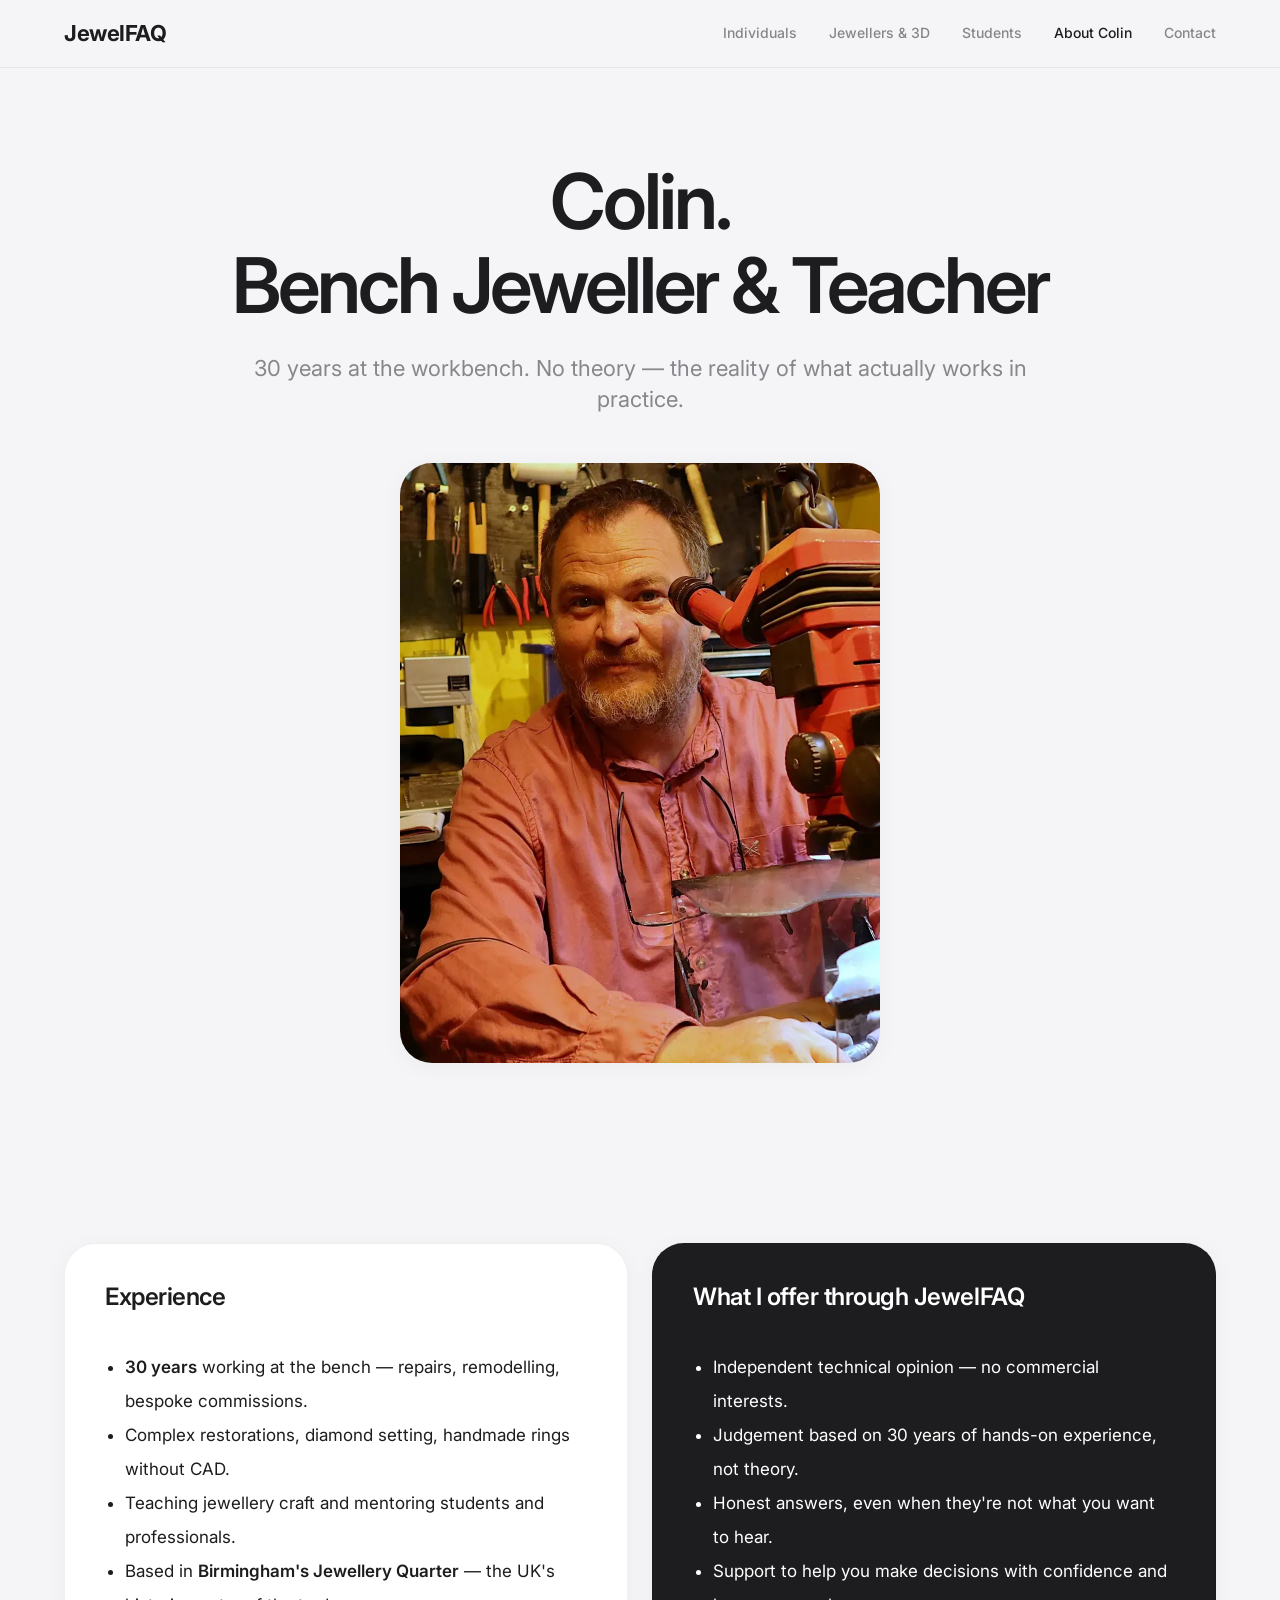
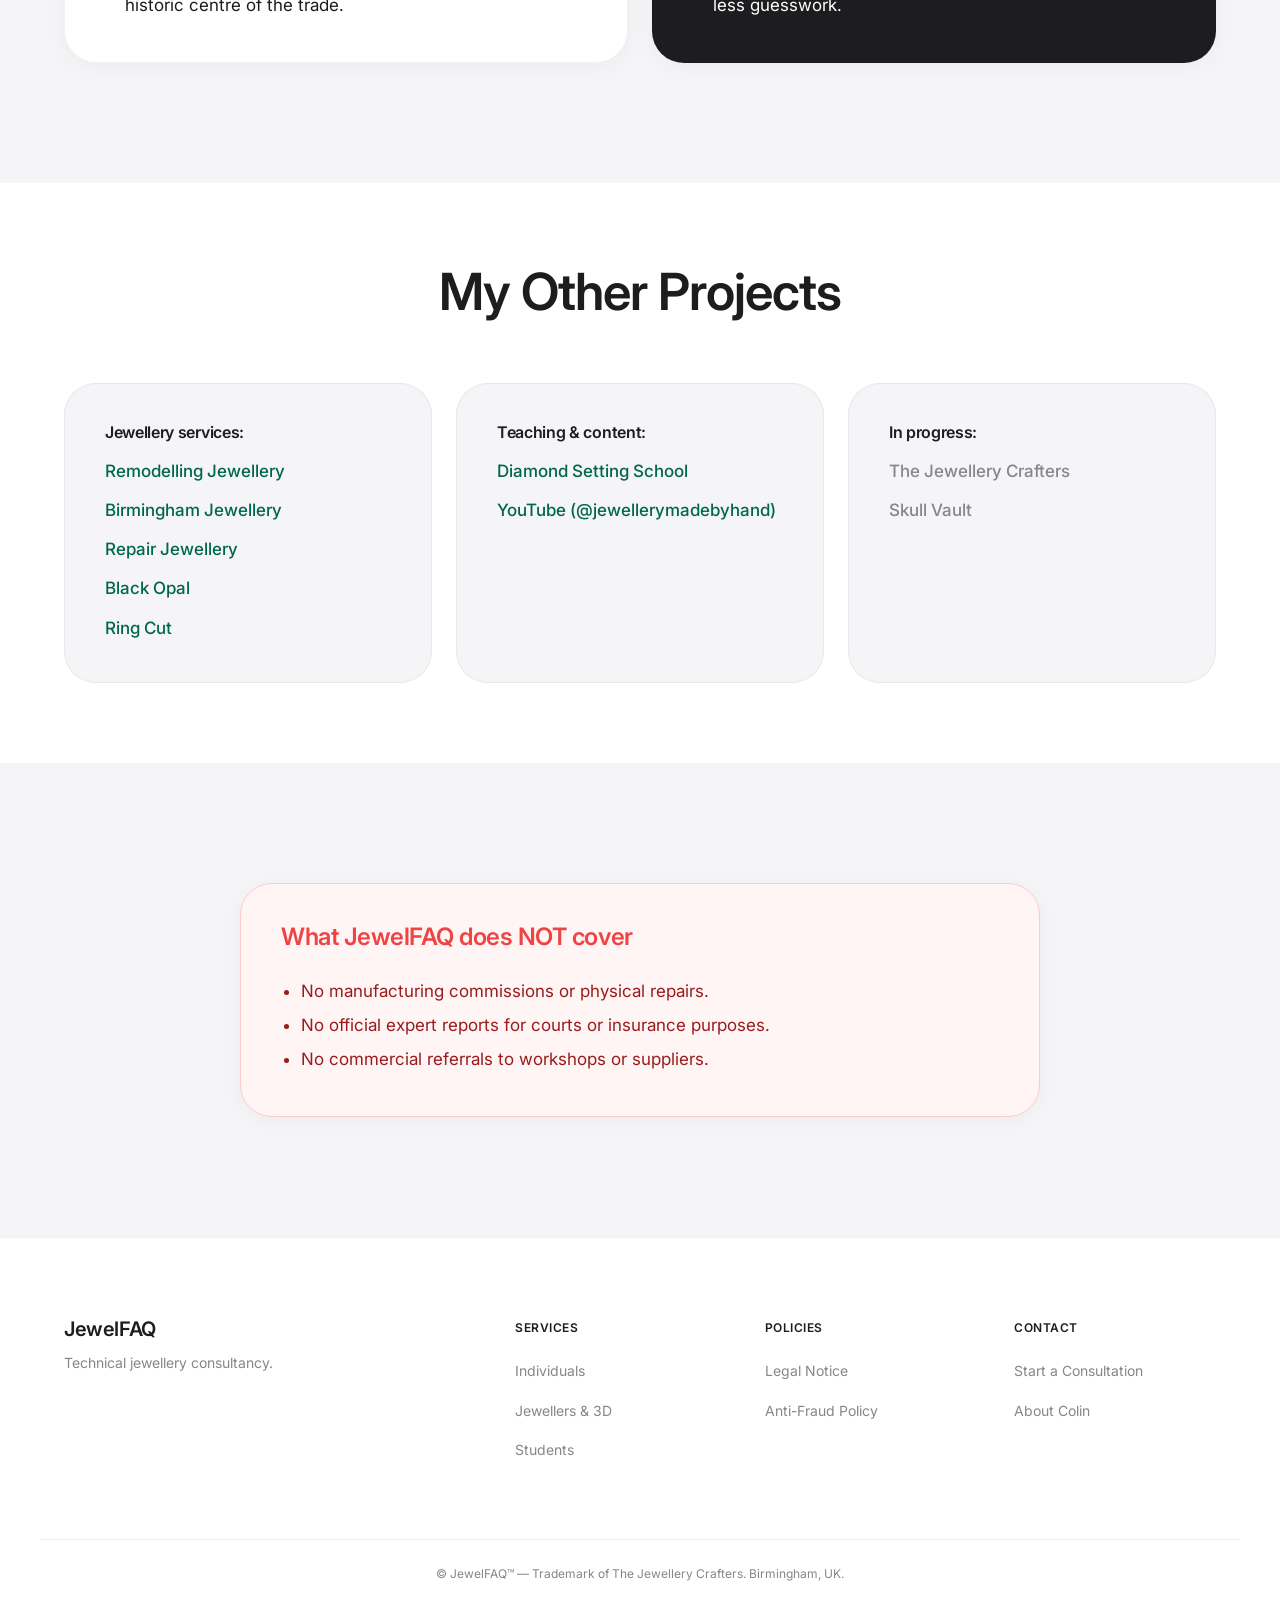
<file: sobre-mi.html>
<!DOCTYPE html>
<html lang="en">

<head>
    <meta charset="UTF-8">
    <meta name="viewport" content="width=device-width, initial-scale=1.0">
    <title>About Colin - JewelFAQ</title>
    <meta name="description"
        content="Colin — bench jeweller, teacher and entrepreneur with 30 years at the workbench. Birmingham's Jewellery Quarter.">
    <link rel="stylesheet" href="assets/css/style.css">
</head>

<body>

    <header class="site-header">
        <div class="container header-container">
            <a href="index.html" class="logo">JewelFAQ</a>
            <nav class="nav-desktop">
                <a href="particulares.html">Individuals</a>
                <a href="joyeros-3d.html">Jewellers &amp; 3D</a>
                <a href="estudiantes.html">Students</a>
                <a href="sobre-mi.html" class="active">About Colin</a>
                <a href="contacto.html">Contact</a>
            </nav>
            <button class="burger-btn" id="burger-btn" aria-label="Open menu">
                <svg viewBox="0 0 24 24" fill="none" stroke="currentColor" stroke-width="2">
                    <path d="M4 6h16M4 12h16M4 18h16" stroke-linecap="round" />
                </svg>
            </button>
        </div>
    </header>

    <div class="mobile-menu" id="mobile-menu">
        <button class="mobile-menu-close" id="mobile-menu-close">&times;</button>
        <a href="particulares.html">Individuals</a>
        <a href="joyeros-3d.html">Jewellers &amp; 3D</a>
        <a href="estudiantes.html">Students</a>
        <a href="sobre-mi.html">About Colin</a>
        <a href="contacto.html">Contact</a>
    </div>

    <main>
        <section style="padding-top: 160px; padding-bottom: 60px;">
            <div class="container text-center reveal">
                <h1 style="max-width: 900px; margin: 0 auto 24px;">Colin.<br>Bench Jeweller &amp; Teacher</h1>
                <p class="lead" style="margin: 0 auto; margin-bottom: 48px;">
                    30 years at the workbench. No theory — the reality of what actually works in practice.
                </p>
                <img src="img/colin-consult.webp" alt="Colin, Bench Jeweller and Teacher"
                    style="width: 100%; max-width: 480px; height: auto; border-radius: var(--radius-xl); box-shadow: var(--shadow-bento); margin: 0 auto; display: block;">
            </div>
        </section>

        <!-- Bio Bento Grid -->
        <section>
            <div class="container reveal">
                <div class="bento-grid">

                    <div class="bento-card">
                        <h3 class="color-accent">Experience</h3>
                        <ul style="margin-top: 24px; padding-left: 20px; color: var(--text-main); line-height: 2;">
                            <li><strong>30 years</strong> working at the bench — repairs, remodelling, bespoke commissions.</li>
                            <li>Complex restorations, diamond setting, handmade rings without CAD.</li>
                            <li>Teaching jewellery craft and mentoring students and professionals.</li>
                            <li>Based in <strong>Birmingham's Jewellery Quarter</strong> — the UK's historic centre of the trade.</li>
                        </ul>
                    </div>

                    <div class="bento-card dark">
                        <h3>What I offer through JewelFAQ</h3>
                        <ul style="margin-top: 24px; padding-left: 20px; line-height: 2;">
                            <li>Independent technical opinion — no commercial interests.</li>
                            <li>Judgement based on 30 years of hands-on experience, not theory.</li>
                            <li>Honest answers, even when they're not what you want to hear.</li>
                            <li>Support to help you make decisions with confidence and less guesswork.</li>
                        </ul>
                    </div>

                </div>
            </div>
        </section>

        <!-- Websites / Brands Grid -->
        <section style="background-color: var(--bg-surface); padding: 80px 0;">
            <div class="container reveal">
                <h2 class="text-center" style="margin-bottom: 64px;">My Other Projects</h2>

                <div class="bento-grid col-3" style="gap: 24px;">

                    <div class="bento-card"
                        style="box-shadow: none; border: 1px solid var(--border-subtle); background: var(--bg-body);">
                        <h4 style="font-size: 16px; margin-bottom: 16px; color: var(--text-main);">Jewellery services:</h4>
                        <div style="display: flex; flex-direction: column; gap: 12px;">
                            <a href="https://remodellingjewellery.co.uk/" target="_blank" class="text-link">Remodelling Jewellery</a>
                            <a href="https://birminghamjewellery.co.uk/" target="_blank" class="text-link">Birmingham Jewellery</a>
                            <a href="https://repairjewellery.co.uk/" target="_blank" class="text-link">Repair Jewellery</a>
                            <a href="https://www.blackopal.uk/" target="_blank" class="text-link">Black Opal</a>
                            <a href="https://ringcut.co.uk/" target="_blank" class="text-link">Ring Cut</a>
                        </div>
                    </div>

                    <div class="bento-card"
                        style="box-shadow: none; border: 1px solid var(--border-subtle); background: var(--bg-body);">
                        <h4 style="font-size: 16px; margin-bottom: 16px; color: var(--text-main);">Teaching &amp; content:</h4>
                        <div style="display: flex; flex-direction: column; gap: 12px;">
                            <a href="https://diamondsettingschool.com/" target="_blank" class="text-link">Diamond Setting School</a>
                            <a href="https://www.youtube.com/@jewellerymadebyhand" target="_blank"
                                class="text-link">YouTube (@jewellerymadebyhand)</a>
                        </div>
                    </div>

                    <div class="bento-card"
                        style="box-shadow: none; border: 1px solid var(--border-subtle); background: var(--bg-body);">
                        <h4 style="font-size: 16px; margin-bottom: 16px; color: var(--text-main);">In progress:</h4>
                        <div style="display: flex; flex-direction: column; gap: 12px;">
                            <a href="https://thejewellerycrafters.co.uk/" target="_blank" class="text-link"
                                style="color: var(--text-muted);">The Jewellery Crafters</a>
                            <a href="https://skullvault.co.uk/" target="_blank" class="text-link"
                                style="color: var(--text-muted);">Skull Vault</a>
                        </div>
                    </div>

                </div>
            </div>
        </section>

        <!-- What I don't do -->
        <section style="padding-bottom: 120px;">
            <div class="container reveal">
                <div class="bento-card"
                    style="max-width: 800px; margin: 0 auto; border: 1px solid #ffcccc; background: #fff5f5;">
                    <h3 style="color: #ef4444; margin-bottom: 24px;">What JewelFAQ does NOT cover</h3>
                    <ul style="color: #991b1b; line-height: 2; padding-left: 20px;">
                        <li>No manufacturing commissions or physical repairs.</li>
                        <li>No official expert reports for courts or insurance purposes.</li>
                        <li>No commercial referrals to workshops or suppliers.</li>
                    </ul>
                </div>
            </div>
        </section>

    </main>

    <footer class="site-footer">
        <div class="container footer-grid">
            <div class="footer-brand">
                <h4>JewelFAQ</h4>
                <p style="color: var(--text-muted); font-size: 14px;">Technical jewellery consultancy.</p>
            </div>
            <div class="footer-col">
                <h5>Services</h5>
                <ul>
                    <li><a href="particulares.html">Individuals</a></li>
                    <li><a href="joyeros-3d.html">Jewellers &amp; 3D</a></li>
                    <li><a href="estudiantes.html">Students</a></li>
                </ul>
            </div>
            <div class="footer-col">
                <h5>Policies</h5>
                <ul>
                    <li><a href="contacto.html">Legal Notice</a></li>
                    <li><a href="contacto.html">Anti-Fraud Policy</a></li>
                </ul>
            </div>
            <div class="footer-col">
                <h5>Contact</h5>
                <ul>
                    <li><a href="particulares.html">Start a Consultation</a></li>
                    <li><a href="sobre-mi.html">About Colin</a></li>
                </ul>
            </div>
        </div>
        <div class="container footer-bottom">
            &copy; JewelFAQ&#8482; &mdash; Trademark of The Jewellery Crafters. Birmingham, UK.
        </div>
    </footer>

    <script src="assets/js/script.js"></script>
</body>

</html>
</file>
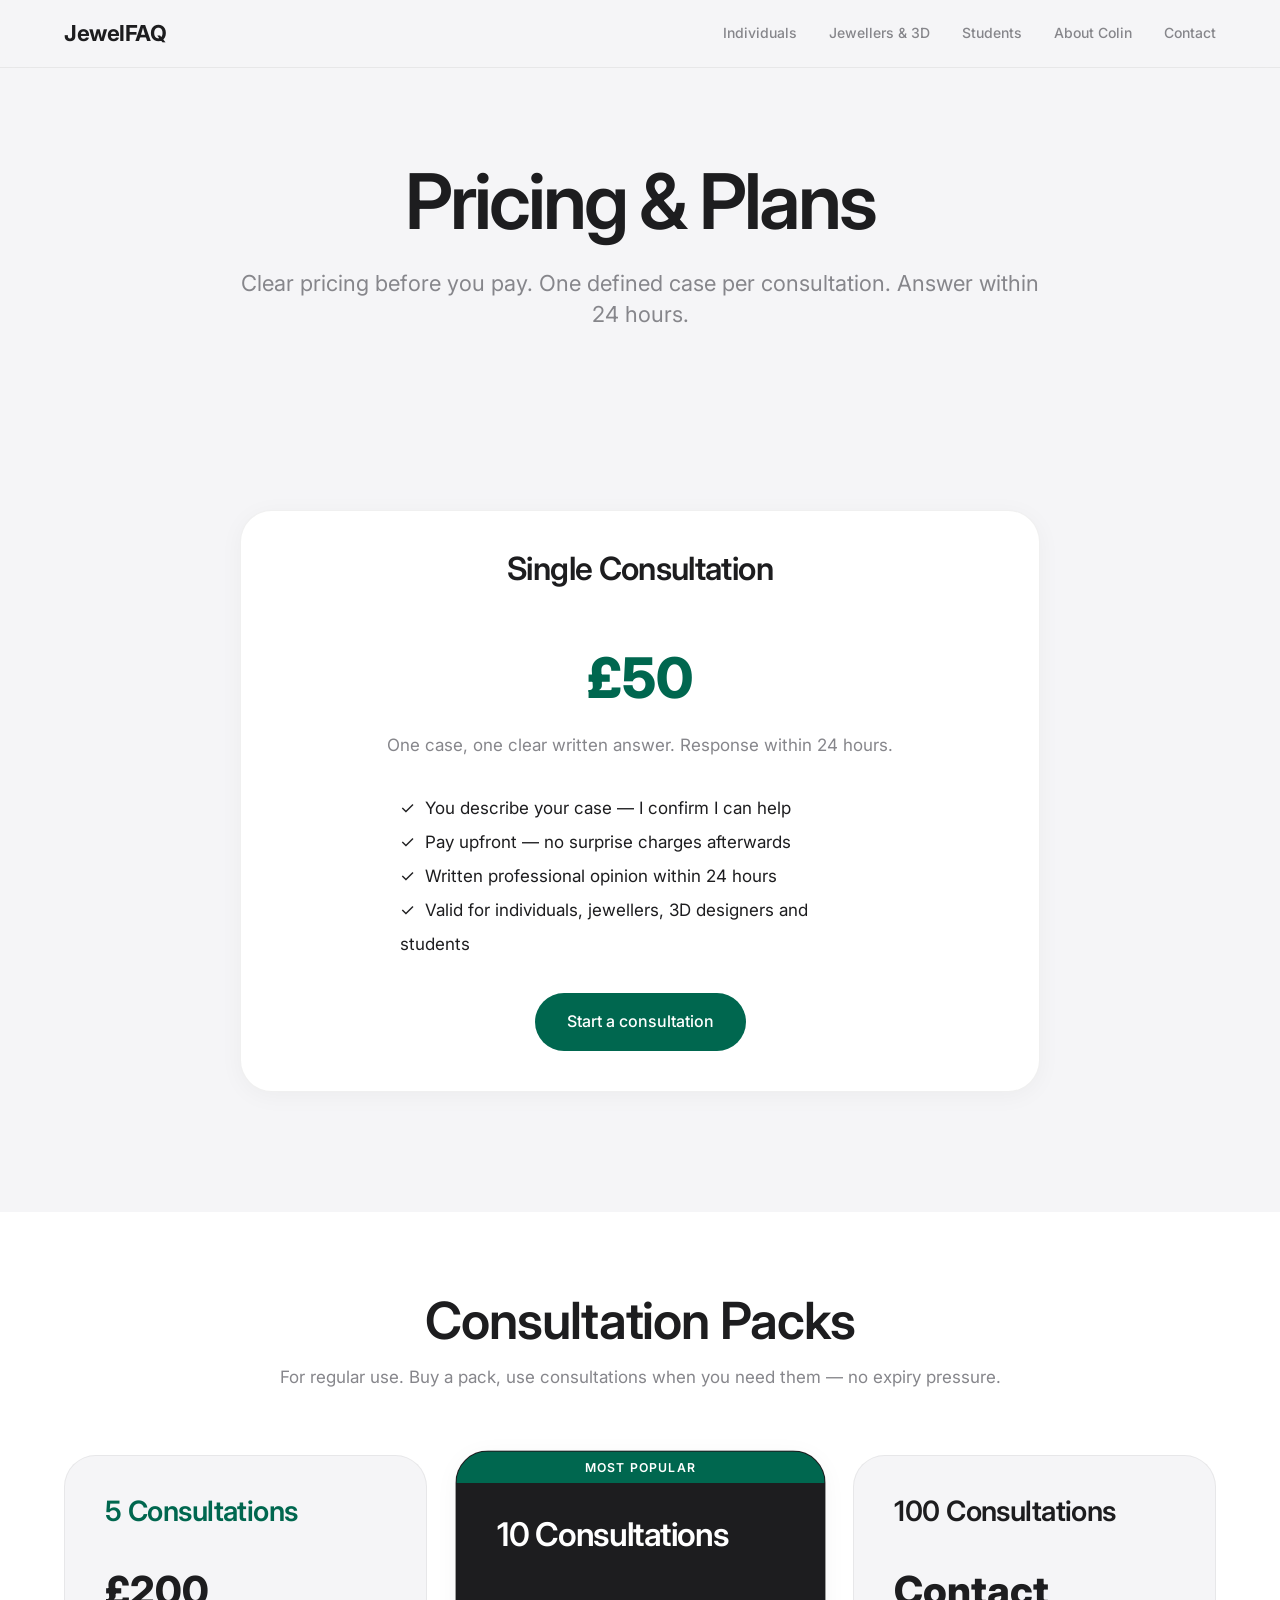
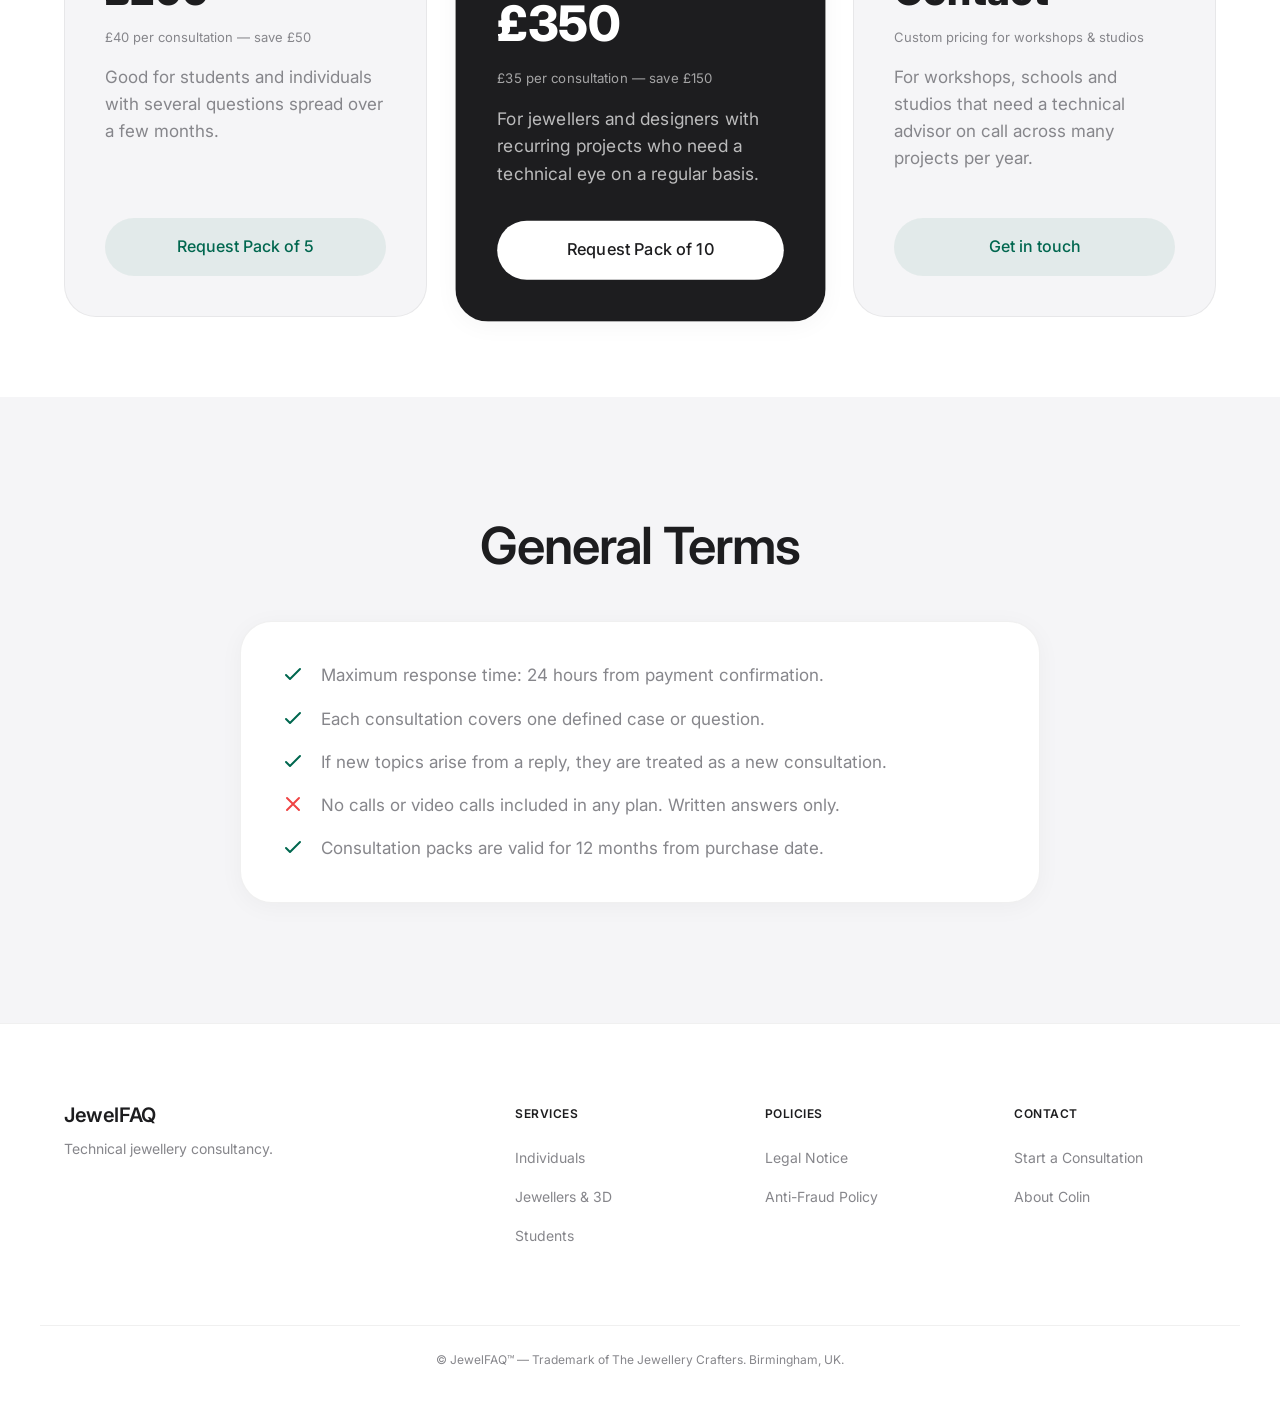
<file: tarifas.html>
<!DOCTYPE html>
<html lang="en">

<head>
    <meta charset="UTF-8">
    <meta name="viewport" content="width=device-width, initial-scale=1.0">
    <title>Pricing &amp; Plans - JewelFAQ</title>
    <meta name="description"
        content="Flat £50 per consultation, or choose a pack for regular use. Clear pricing, no surprises — answer delivered within 24 hours.">
    <link rel="stylesheet" href="assets/css/style.css">
</head>

<body>

    <header class="site-header">
        <div class="container header-container">
            <a href="index.html" class="logo">JewelFAQ</a>
            <nav class="nav-desktop">
                <a href="particulares.html">Individuals</a>
                <a href="joyeros-3d.html">Jewellers &amp; 3D</a>
                <a href="estudiantes.html">Students</a>
                <a href="sobre-mi.html">About Colin</a>
                <a href="contacto.html">Contact</a>
            </nav>
            <button class="burger-btn" id="burger-btn" aria-label="Open menu">
                <svg viewBox="0 0 24 24" fill="none" stroke="currentColor" stroke-width="2">
                    <path d="M4 6h16M4 12h16M4 18h16" stroke-linecap="round" />
                </svg>
            </button>
        </div>
    </header>

    <div class="mobile-menu" id="mobile-menu">
        <button class="mobile-menu-close" id="mobile-menu-close">&times;</button>
        <a href="particulares.html">Individuals</a>
        <a href="joyeros-3d.html">Jewellers &amp; 3D</a>
        <a href="estudiantes.html">Students</a>
        <a href="sobre-mi.html">About Colin</a>
        <a href="contacto.html">Contact</a>
    </div>

    <main>
        <section style="padding-top: 160px; padding-bottom: 60px;">
            <div class="container text-center reveal">
                <h1 style="max-width: 900px; margin: 0 auto 24px;">Pricing &amp; Plans</h1>
                <p class="lead" style="margin: 0 auto;">
                    Clear pricing before you pay. One defined case per consultation. Answer within 24 hours.
                </p>
            </div>
        </section>

        <!-- Single consultation -->
        <section>
            <div class="container reveal">
                <div class="bento-card text-center" style="max-width: 800px; margin: 0 auto;">
                    <h2 style="font-size: 32px;">Single Consultation</h2>
                    <div style="font-size: 56px; font-weight: 800; color: var(--accent-digital); margin: 24px 0 8px;">£50</div>
                    <p style="color: var(--text-muted); margin-bottom: 32px;">One case, one clear written answer. Response within 24 hours.</p>
                    <ul style="color: var(--text-main); line-height: 2; list-style: none; padding: 0; text-align: left; max-width: 480px; margin: 0 auto 32px;">
                        <li>&#10003;&nbsp; You describe your case — I confirm I can help</li>
                        <li>&#10003;&nbsp; Pay upfront — no surprise charges afterwards</li>
                        <li>&#10003;&nbsp; Written professional opinion within 24 hours</li>
                        <li>&#10003;&nbsp; Valid for individuals, jewellers, 3D designers and students</li>
                    </ul>
                    <a href="particulares.html" class="btn btn-primary">Start a consultation</a>
                </div>
            </div>
        </section>

        <!-- Consultation Packs -->
        <section style="background-color: var(--bg-surface); padding: 80px 0;">
            <div class="container reveal">
                <h2 class="text-center" style="margin-bottom: 16px;">Consultation Packs</h2>
                <p class="text-center" style="color: var(--text-muted); margin-bottom: 64px;">For regular use. Buy a pack, use consultations when you need them — no expiry pressure.</p>

                <div class="bento-grid col-3" style="gap: 32px;">

                    <div class="bento-card" style="box-shadow: none; background: var(--bg-body);">
                        <h3 style="color: var(--accent-digital); font-size: 28px;">5 Consultations</h3>
                        <div style="font-size: 40px; font-weight: 800; color: var(--text-main); margin: 16px 0 4px;">£200</div>
                        <p style="color: var(--text-muted); font-size: 13px; margin-bottom: 16px;">£40 per consultation — save £50</p>
                        <p style="margin-top: 0; margin-bottom: 32px;">Good for students and individuals with several questions spread over a few months.</p>
                        <div style="margin-top: auto;">
                            <a href="contacto.html" class="btn btn-secondary text-center" style="width: 100%;">Request Pack of 5</a>
                        </div>
                    </div>

                    <div class="bento-card dark" style="transform: scale(1.02); z-index: 10;">
                        <div
                            style="position: absolute; top:0; left: 0; right: 0; background: var(--accent-digital); color: #FFF; text-align: center; font-size: 12px; font-weight: 600; text-transform: uppercase; letter-spacing: 1px; padding: 6px;">
                            Most Popular</div>
                        <h3 style="color: #FFF; font-size: 32px; margin-top: 24px;">10 Consultations</h3>
                        <div style="font-size: 48px; font-weight: 800; color: #FFF; margin: 16px 0 4px;">£350</div>
                        <p style="color: rgba(255,255,255,0.6); font-size: 13px; margin-bottom: 16px;">£35 per consultation — save £150</p>
                        <p style="margin-top: 0; margin-bottom: 32px; color: rgba(255,255,255,0.7);">For jewellers and designers with recurring projects who need a technical eye on a regular basis.</p>
                        <div style="margin-top: auto;">
                            <a href="contacto.html" class="btn btn-primary text-center"
                                style="width: 100%; background-color: #FFF; color: var(--text-main);">Request Pack of 10</a>
                        </div>
                    </div>

                    <div class="bento-card" style="box-shadow: none; background: var(--bg-body);">
                        <h3 style="color: var(--text-main); font-size: 28px;">100 Consultations</h3>
                        <div style="font-size: 40px; font-weight: 800; color: var(--text-main); margin: 16px 0 4px;">Contact</div>
                        <p style="color: var(--text-muted); font-size: 13px; margin-bottom: 16px;">Custom pricing for workshops &amp; studios</p>
                        <p style="margin-top: 0; margin-bottom: 32px;">For workshops, schools and studios that need a technical advisor on call across many projects per year.</p>
                        <div style="margin-top: auto;">
                            <a href="contacto.html" class="btn btn-secondary text-center"
                                style="width: 100%;">Get in touch</a>
                        </div>
                    </div>

                </div>
            </div>
        </section>

        <!-- Terms -->
        <section>
            <div class="container reveal">
                <h2 class="text-center" style="margin-bottom: 48px;">General Terms</h2>
                <div class="bento-card" style="max-width: 800px; margin: 0 auto; display: grid; gap: 16px;">
                    <div style="display: flex; gap: 16px; align-items: flex-start;">
                        <svg style="flex-shrink: 0; color: var(--accent-digital);" width="24" height="24" fill="none"
                            stroke="currentColor" stroke-width="2">
                            <path d="M5 13l4 4L19 7" stroke-linecap="round" stroke-linejoin="round" />
                        </svg>
                        <p style="margin: 0;">Maximum response time: 24 hours from payment confirmation.</p>
                    </div>
                    <div style="display: flex; gap: 16px; align-items: flex-start;">
                        <svg style="flex-shrink: 0; color: var(--accent-digital);" width="24" height="24" fill="none"
                            stroke="currentColor" stroke-width="2">
                            <path d="M5 13l4 4L19 7" stroke-linecap="round" stroke-linejoin="round" />
                        </svg>
                        <p style="margin: 0;">Each consultation covers one defined case or question.</p>
                    </div>
                    <div style="display: flex; gap: 16px; align-items: flex-start;">
                        <svg style="flex-shrink: 0; color: var(--accent-digital);" width="24" height="24" fill="none"
                            stroke="currentColor" stroke-width="2">
                            <path d="M5 13l4 4L19 7" stroke-linecap="round" stroke-linejoin="round" />
                        </svg>
                        <p style="margin: 0;">If new topics arise from a reply, they are treated as a new consultation.</p>
                    </div>
                    <div style="display: flex; gap: 16px; align-items: flex-start;">
                        <svg style="flex-shrink: 0; color: #ef4444;" width="24" height="24" fill="none"
                            stroke="currentColor" stroke-width="2">
                            <path d="M18 6L6 18M6 6l12 12" stroke-linecap="round" stroke-linejoin="round" />
                        </svg>
                        <p style="margin: 0;">No calls or video calls included in any plan. Written answers only.</p>
                    </div>
                    <div style="display: flex; gap: 16px; align-items: flex-start;">
                        <svg style="flex-shrink: 0; color: var(--accent-digital);" width="24" height="24" fill="none"
                            stroke="currentColor" stroke-width="2">
                            <path d="M5 13l4 4L19 7" stroke-linecap="round" stroke-linejoin="round" />
                        </svg>
                        <p style="margin: 0;">Consultation packs are valid for 12 months from purchase date.</p>
                    </div>
                </div>
            </div>
        </section>

    </main>

    <footer class="site-footer">
        <div class="container footer-grid">
            <div class="footer-brand">
                <h4>JewelFAQ</h4>
                <p style="color: var(--text-muted); font-size: 14px;">Technical jewellery consultancy.</p>
            </div>
            <div class="footer-col">
                <h5>Services</h5>
                <ul>
                    <li><a href="particulares.html">Individuals</a></li>
                    <li><a href="joyeros-3d.html">Jewellers &amp; 3D</a></li>
                    <li><a href="estudiantes.html">Students</a></li>
                </ul>
            </div>
            <div class="footer-col">
                <h5>Policies</h5>
                <ul>
                    <li><a href="contacto.html">Legal Notice</a></li>
                    <li><a href="contacto.html">Anti-Fraud Policy</a></li>
                </ul>
            </div>
            <div class="footer-col">
                <h5>Contact</h5>
                <ul>
                    <li><a href="particulares.html">Start a Consultation</a></li>
                    <li><a href="sobre-mi.html">About Colin</a></li>
                </ul>
            </div>
        </div>
        <div class="container footer-bottom">
            &copy; JewelFAQ&#8482; &mdash; Trademark of The Jewellery Crafters. Birmingham, UK.
        </div>
    </footer>

    <script src="assets/js/script.js"></script>
</body>

</html>
</file>
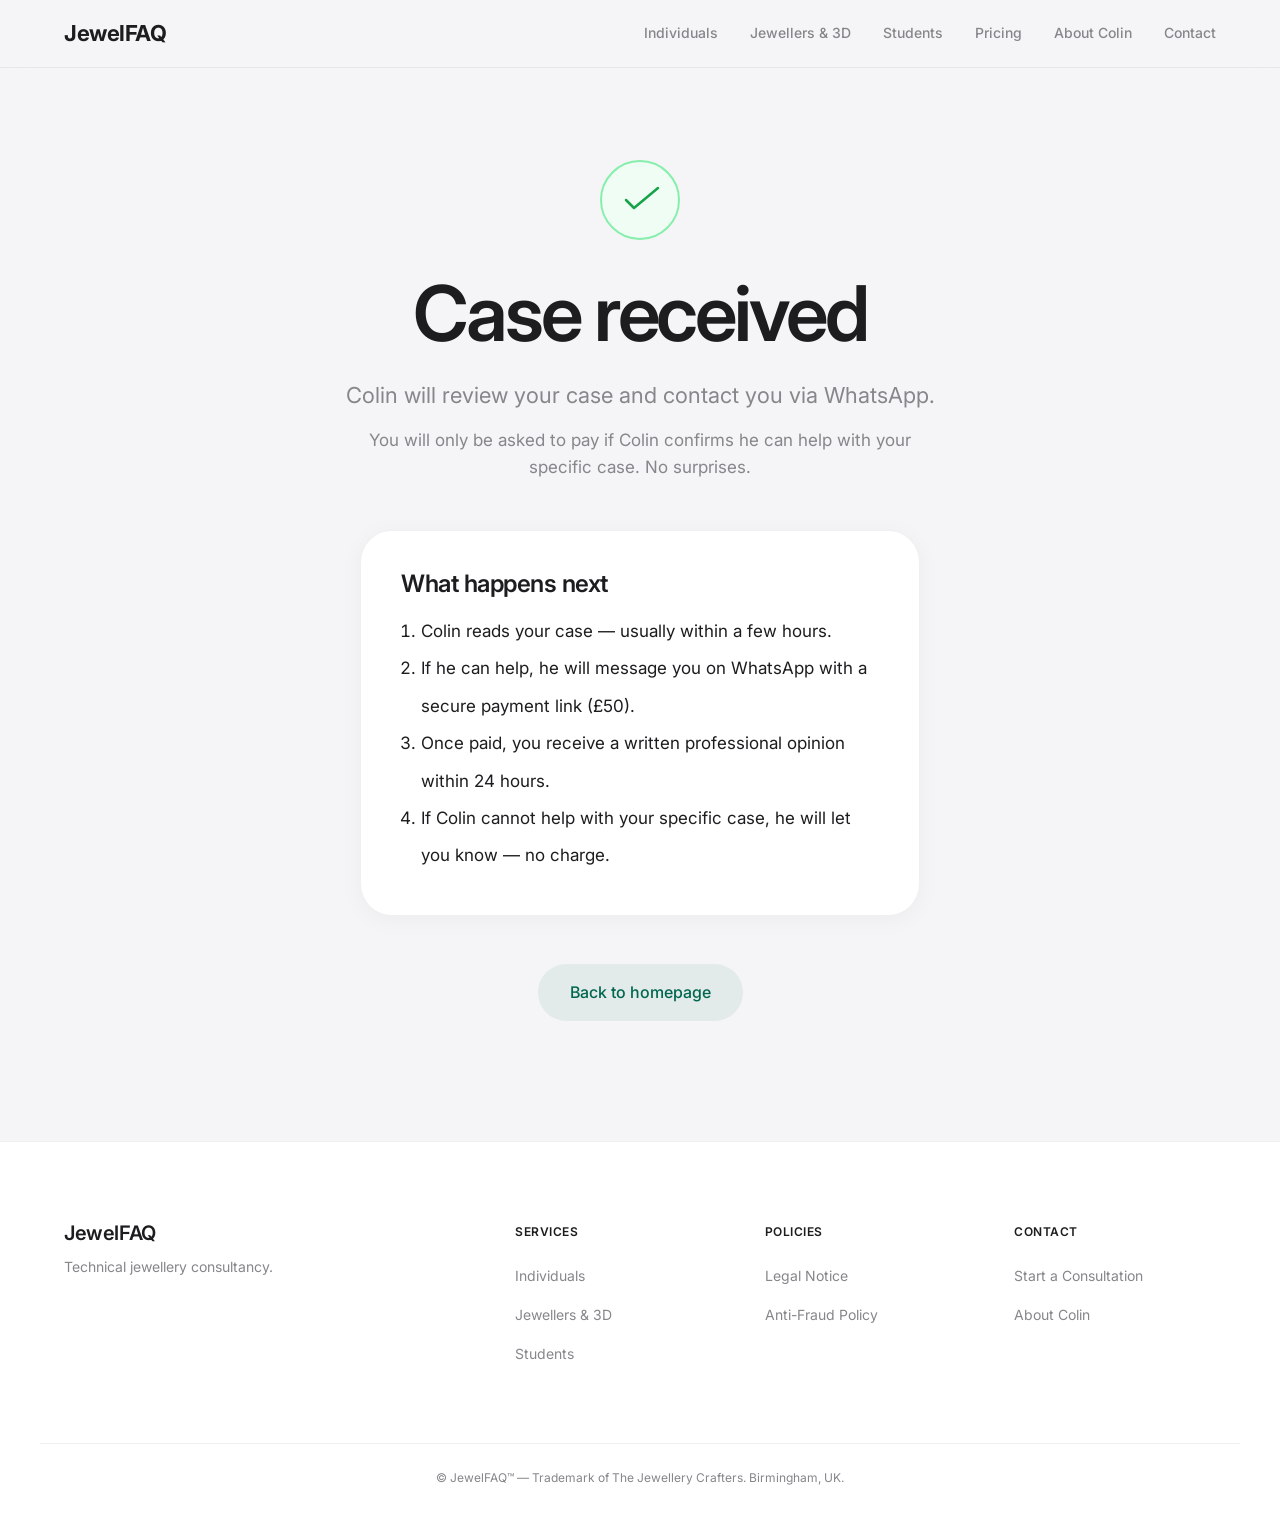
<file: thank-you.html>
<!DOCTYPE html>
<html lang="en">

<head>
    <meta charset="UTF-8">
    <meta name="viewport" content="width=device-width, initial-scale=1.0">
    <title>Case Received - JewelFAQ</title>
    <meta name="description" content="Your case has been received. Colin will be in touch via WhatsApp.">
    <link rel="stylesheet" href="assets/css/style.css">
</head>

<body>

    <header class="site-header">
        <div class="container header-container">
            <a href="index.html" class="logo">JewelFAQ</a>
            <nav class="nav-desktop">
                <a href="individuals.html">Individuals</a>
                <a href="jewellers-3d.html">Jewellers &amp; 3D</a>
                <a href="students.html">Students</a>
                <a href="pricing.html">Pricing</a>
                <a href="about.html">About Colin</a>
                <a href="contact.html">Contact</a>
            </nav>
            <button class="burger-btn" id="burger-btn" aria-label="Open menu">
                <svg viewBox="0 0 24 24" fill="none" stroke="currentColor" stroke-width="2">
                    <path d="M4 6h16M4 12h16M4 18h16" stroke-linecap="round" />
                </svg>
            </button>
        </div>
    </header>

    <div class="mobile-menu" id="mobile-menu">
        <button class="mobile-menu-close" id="mobile-menu-close">&times;</button>
        <a href="individuals.html">Individuals</a>
        <a href="jewellers-3d.html">Jewellers &amp; 3D</a>
        <a href="students.html">Students</a>
        <a href="pricing.html">Pricing</a>
        <a href="about.html">About Colin</a>
        <a href="contact.html">Contact</a>
    </div>

    <main>
        <section style="padding-top: 160px; padding-bottom: 120px;">
            <div class="container text-center reveal">

                <div style="width: 80px; height: 80px; border-radius: 50%; background: #f0fdf4; border: 2px solid #86efac; display: flex; align-items: center; justify-content: center; margin: 0 auto 32px;">
                    <svg width="40" height="40" fill="none" stroke="#16a34a" stroke-width="2.5">
                        <path d="M6 20l8 8L38 8" stroke-linecap="round" stroke-linejoin="round" />
                    </svg>
                </div>

                <h1 style="max-width: 700px; margin: 0 auto 24px;">Case received</h1>
                <p class="lead" style="margin: 0 auto 16px; max-width: 600px;">
                    Colin will review your case and contact you via WhatsApp.
                </p>
                <p style="color: var(--text-muted); max-width: 560px; margin: 0 auto 48px;">
                    You will only be asked to pay if Colin confirms he can help with your specific case. No surprises.
                </p>

                <div class="bento-card" style="max-width: 560px; margin: 0 auto 48px; text-align: left;">
                    <h3 style="margin-bottom: 16px;">What happens next</h3>
                    <ol style="padding-left: 20px; line-height: 2.2; color: var(--text-main);">
                        <li>Colin reads your case — usually within a few hours.</li>
                        <li>If he can help, he will message you on WhatsApp with a secure payment link (£50).</li>
                        <li>Once paid, you receive a written professional opinion within 24 hours.</li>
                        <li>If Colin cannot help with your specific case, he will let you know — no charge.</li>
                    </ol>
                </div>

                <a href="index.html" class="btn btn-secondary">Back to homepage</a>

            </div>
        </section>
    </main>

    <footer class="site-footer">
        <div class="container footer-grid">
            <div class="footer-brand">
                <h4>JewelFAQ</h4>
                <p style="color: var(--text-muted); font-size: 14px;">Technical jewellery consultancy.</p>
            </div>
            <div class="footer-col">
                <h5>Services</h5>
                <ul>
                    <li><a href="individuals.html">Individuals</a></li>
                    <li><a href="jewellers-3d.html">Jewellers &amp; 3D</a></li>
                    <li><a href="students.html">Students</a></li>
                </ul>
            </div>
            <div class="footer-col">
                <h5>Policies</h5>
                <ul>
                    <li><a href="contact.html">Legal Notice</a></li>
                    <li><a href="contact.html">Anti-Fraud Policy</a></li>
                </ul>
            </div>
            <div class="footer-col">
                <h5>Contact</h5>
                <ul>
                    <li><a href="individuals.html">Start a Consultation</a></li>
                    <li><a href="about.html">About Colin</a></li>
                </ul>
            </div>
        </div>
        <div class="container footer-bottom">
            &copy; JewelFAQ&#8482; &mdash; Trademark of The Jewellery Crafters. Birmingham, UK.
        </div>
    </footer>

    <script src="assets/js/script.js"></script>
</body>

</html>
</file>
<file: assets/css/style.css>
@import url('https://fonts.googleapis.com/css2?family=Cormorant+Garant:ital,wght@0,400;0,500;0,600;0,700;1,400;1,600&family=Inter:wght@300;400;500;600;700&display=swap');

:root {
  /* Tech Luxury Palette */
  --bg-body: #f5f5f7;
  /* Apple-like off-white/grey */
  --bg-surface: #ffffff;
  --bg-surface-hover: #fafafa;

  --text-main: #1d1d1f;
  --text-muted: #86868b;
  --text-inverse: #ffffff;

  --accent-digital: #00674f;
  /* Emerald digital */
  --accent-light: rgba(0, 103, 79, 0.08);

  --border-subtle: rgba(0, 0, 0, 0.06);
  --shadow-bento: 0 4px 24px rgba(0, 0, 0, 0.04);
  --shadow-hover: 0 12px 48px rgba(0, 0, 0, 0.08);

  /* Typography */
  --font-system:   'Inter', -apple-system, BlinkMacSystemFont, "Segoe UI", Roboto, Helvetica, Arial, sans-serif;
  --font-display:  'Cormorant Garant', Georgia, serif;

  /* Fase 3 — Dark gold palette */
  --bg-dark:    #1A1A1A;
  --bg-cream:   #FAFAF5;
  --gold:       #C9A253;
  --gold-light: rgba(201, 162, 83, 0.12);
  --gold-border: rgba(201, 162, 83, 0.25);

  /* Bento Radii */
  --radius-xl: 32px;
  --radius-lg: 24px;
  --radius-md: 16px;
  --radius-sm: 8px;

  /* Layout */
  --max-width: 1200px;
  --spacing-base: 24px;
  --section-gap: 120px;

  --transition-smooth: 0.4s cubic-bezier(0.16, 1, 0.3, 1);
}

* {
  box-sizing: border-box;
  margin: 0;
  padding: 0;
}

body {
  font-family: var(--font-system);
  color: var(--text-main);
  background-color: var(--bg-body);
  line-height: 1.6;
  font-size: 17px;
  -webkit-font-smoothing: antialiased;
  -moz-osx-font-smoothing: grayscale;
  overflow-x: hidden;
}

/* ================== TYPOGRAPHY ================== */
h1,
h2,
h3,
h4,
.title {
  font-weight: 600;
  letter-spacing: -0.02em;
  line-height: 1.1;
  color: var(--text-main);
}

h1 {
  font-size: clamp(48px, 6vw, 84px);
  letter-spacing: -0.04em;
  margin-bottom: 24px;
}

h2 {
  font-size: clamp(32px, 4vw, 56px);
  margin-bottom: 24px;
}

h3 {
  font-size: 24px;
  margin-bottom: 16px;
}

p {
  margin-bottom: 1.5rem;
  color: var(--text-muted);
}

p.lead {
  font-size: 22px;
  font-weight: 400;
  color: var(--text-muted);
  max-width: 800px;
  line-height: 1.4;
}

strong {
  color: var(--text-main);
  font-weight: 600;
}

/* ================== LAYOUT ================== */
.container {
  max-width: var(--max-width);
  margin: 0 auto;
  padding: 0 var(--spacing-base);
}

section {
  padding: var(--section-gap) 0;
  position: relative;
}

/* ================== UTILITIES & ANIMATION ================== */
.text-center {
  text-align: center;
}

.color-accent {
  color: var(--accent-digital);
}

/* Reveal Animation (JS Triggered) */
.reveal {
  opacity: 0;
  transform: translateY(30px);
  transition: opacity 0.8s cubic-bezier(0.16, 1, 0.3, 1), transform 0.8s cubic-bezier(0.16, 1, 0.3, 1);
}

.reveal.active {
  opacity: 1;
  transform: translateY(0);
}

/* ================== BENTO BOXES ================== */
.bento-grid {
  display: grid;
  grid-template-columns: 1fr;
  gap: var(--spacing-base);
}

@media (min-width: 768px) {
  .bento-grid {
    grid-template-columns: repeat(2, 1fr);
  }
}

@media (min-width: 1024px) {
  .bento-grid.col-3 {
    grid-template-columns: repeat(3, 1fr);
  }
}

.bento-card {
  background: var(--bg-surface);
  border-radius: var(--radius-xl);
  padding: 40px;
  box-shadow: var(--shadow-bento);
  border: 1px solid var(--border-subtle);
  transition: transform var(--transition-smooth), box-shadow var(--transition-smooth);
  position: relative;
  overflow: hidden;
  display: flex;
  flex-direction: column;
}

.bento-card:hover {
  transform: translateY(-4px);
  box-shadow: var(--shadow-hover);
}

.bento-card h3 {
  color: var(--text-main);
}

.bento-card p {
  color: var(--text-muted);
  margin-bottom: 0;
}

.bento-card.text-center {
  align-items: center;
}

.bento-card.dark {
  background: var(--text-main);
  color: var(--text-inverse);
}

.bento-card.dark h3,
.bento-card.dark p {
  color: var(--text-inverse);
}

/* ================== ACCORDIONS (FAQ) ================== */
.faq-grid {
  display: flex;
  flex-direction: column;
  gap: 16px;
  max-width: 800px;
  margin: 0 auto;
}

.accordion {
  background: var(--bg-surface);
  border-radius: var(--radius-lg);
  border: 1px solid var(--border-subtle);
  overflow: hidden;
  transition: box-shadow var(--transition-smooth);
}

.accordion:hover {
  box-shadow: var(--shadow-bento);
}

.accordion-header {
  padding: 24px 32px;
  cursor: pointer;
  display: flex;
  justify-content: space-between;
  align-items: center;
  font-weight: 500;
  font-size: 18px;
  color: var(--text-main);
  user-select: none;
}

.accordion-icon {
  width: 24px;
  height: 24px;
  transition: transform var(--transition-smooth);
  color: var(--accent-digital);
}

.accordion.active .accordion-icon {
  transform: rotate(45deg);
}

.accordion-content {
  max-height: 0;
  overflow: hidden;
  padding: 0 32px;
  opacity: 0;
  transition: max-height var(--transition-smooth), padding var(--transition-smooth), opacity var(--transition-smooth);
}

.accordion.active .accordion-content {
  max-height: 500px;
  /* Arbitrary large height */
  padding: 0 32px 24px;
  opacity: 1;
}

/* ================== BUTTONS ================== */
.btn {
  display: inline-flex;
  align-items: center;
  justify-content: center;
  padding: 16px 32px;
  border-radius: 100px;
  /* Apple pill style */
  font-weight: 500;
  font-size: 16px;
  text-decoration: none;
  transition: all var(--transition-smooth);
  cursor: pointer;
  border: none;
}

.btn-primary {
  background-color: var(--accent-digital);
  color: #fff;
}

.btn-primary:hover {
  background-color: #004d3b;
  transform: scale(1.02);
}

.btn-secondary {
  background-color: var(--accent-light);
  color: var(--accent-digital);
}

.btn-secondary:hover {
  background-color: rgba(0, 103, 79, 0.15);
}

a.text-link {
  color: var(--accent-digital);
  text-decoration: none;
  font-weight: 500;
  display: inline-flex;
  align-items: center;
  gap: 4px;
  transition: gap var(--transition-smooth);
}

a.text-link:hover {
  gap: 8px;
}

/* ================== HEADER ================== */
.site-header {
  position: fixed;
  top: 0;
  left: 0;
  right: 0;
  z-index: 1000;
  background-color: rgba(245, 245, 247, 0.8);
  backdrop-filter: saturate(180%) blur(20px);
  -webkit-backdrop-filter: saturate(180%) blur(20px);
  border-bottom: 1px solid var(--border-subtle);
  padding: 16px 0;
}

.header-container {
  display: flex;
  justify-content: space-between;
  align-items: center;
}

.logo {
  font-weight: 700;
  font-size: 22px;
  color: var(--text-main);
  text-decoration: none;
  letter-spacing: -0.5px;
}

.nav-desktop {
  display: none;
  gap: 32px;
  align-items: center;
}

.nav-desktop a {
  font-size: 14px;
  color: var(--text-muted);
  text-decoration: none;
  font-weight: 500;
  transition: color var(--transition-smooth);
}

.nav-desktop a:hover,
.nav-desktop a.active {
  color: var(--text-main);
}

.burger-btn {
  display: block;
  background: none;
  border: none;
  color: var(--text-main);
  cursor: pointer;
}

.burger-btn svg {
  width: 24px;
  height: 24px;
}

@media (min-width: 1024px) {
  .nav-desktop {
    display: flex;
  }

  .burger-btn {
    display: none;
  }
}

/* Mobile Menu */
.mobile-menu {
  position: fixed;
  top: 0;
  right: -100%;
  width: 100%;
  height: 100vh;
  background-color: var(--bg-surface);
  padding: 32px;
  transition: right 0.4s cubic-bezier(0.16, 1, 0.3, 1);
  z-index: 1001;
  display: flex;
  flex-direction: column;
  justify-content: center;
  align-items: center;
}

.mobile-menu.open {
  right: 0;
}

.mobile-menu-close {
  position: absolute;
  top: 32px;
  right: 32px;
  background: none;
  border: none;
  font-size: 40px;
  color: var(--text-main);
  cursor: pointer;
}

.mobile-menu a {
  font-size: 24px;
  font-weight: 600;
  text-decoration: none;
  margin: 16px 0;
  color: var(--text-main);
}

/* ================== FORMS (Apple Style) ================== */
.form-bento {
  background: var(--bg-surface);
  border-radius: var(--radius-xl);
  padding: 48px;
  box-shadow: var(--shadow-bento);
  border: 1px solid var(--border-subtle);
  max-width: 800px;
  margin: 0 auto;
}

.form-group {
  margin-bottom: 24px;
}

.form-group label {
  display: block;
  font-size: 14px;
  font-weight: 500;
  color: var(--text-main);
  margin-bottom: 8px;
}

input[type="text"],
input[type="email"],
textarea,
select {
  width: 100%;
  padding: 16px 20px;
  font-size: 16px;
  font-family: var(--font-system);
  color: var(--text-main);
  background-color: #f5f5f7;
  /* Gris interior */
  border: 1px solid transparent;
  border-radius: var(--radius-md);
  outline: none;
  transition: all var(--transition-smooth);
}

input:focus,
textarea:focus,
select:focus {
  background-color: #fff;
  border-color: var(--accent-digital);
  box-shadow: 0 0 0 4px var(--accent-light);
}

textarea {
  min-height: 160px;
  resize: vertical;
}

/* ================== FOOTER (Clean modular) ================== */
.site-footer {
  background-color: var(--bg-surface);
  border-top: 1px solid var(--border-subtle);
  padding: 80px 0 40px;
}

.footer-grid {
  display: grid;
  grid-template-columns: 1fr;
  gap: 48px;
}

@media (min-width: 768px) {
  .footer-grid {
    grid-template-columns: 2fr 1fr 1fr 1fr;
  }
}

.footer-brand h4 {
  font-size: 20px;
  font-weight: 600;
  margin-bottom: 12px;
}

.footer-col h5 {
  font-size: 12px;
  font-weight: 600;
  text-transform: uppercase;
  color: var(--text-main);
  margin-bottom: 20px;
  letter-spacing: 0.5px;
}

.footer-col ul {
  list-style: none;
}

.footer-col ul li {
  margin-bottom: 12px;
}

.footer-col ul a {
  color: var(--text-muted);
  text-decoration: none;
  font-size: 14px;
  transition: color 0.2s;
}

.footer-col ul a:hover {
  color: var(--text-main);
}

.footer-bottom {
  border-top: 1px solid var(--border-subtle);
  margin-top: 64px;
  padding-top: 24px;
  color: var(--text-muted);
  font-size: 12px;
  text-align: center;
}
</file>
